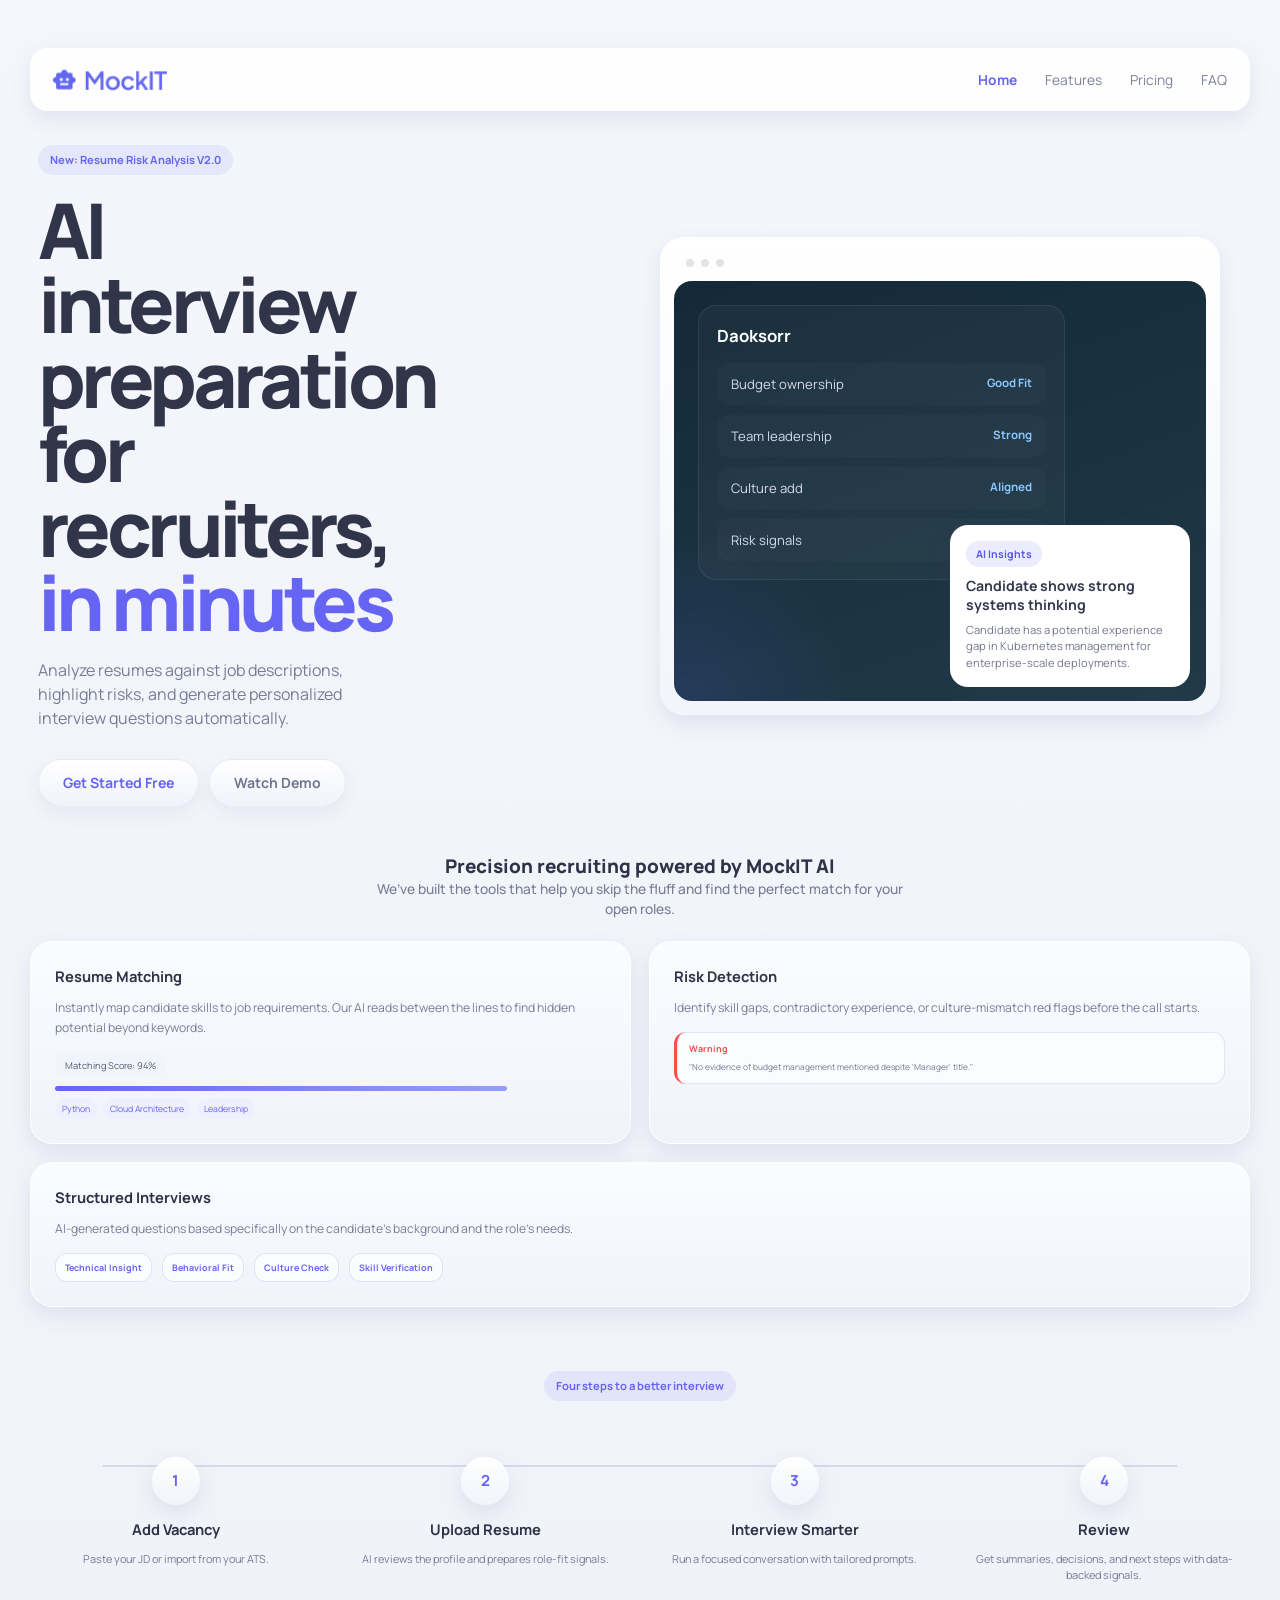
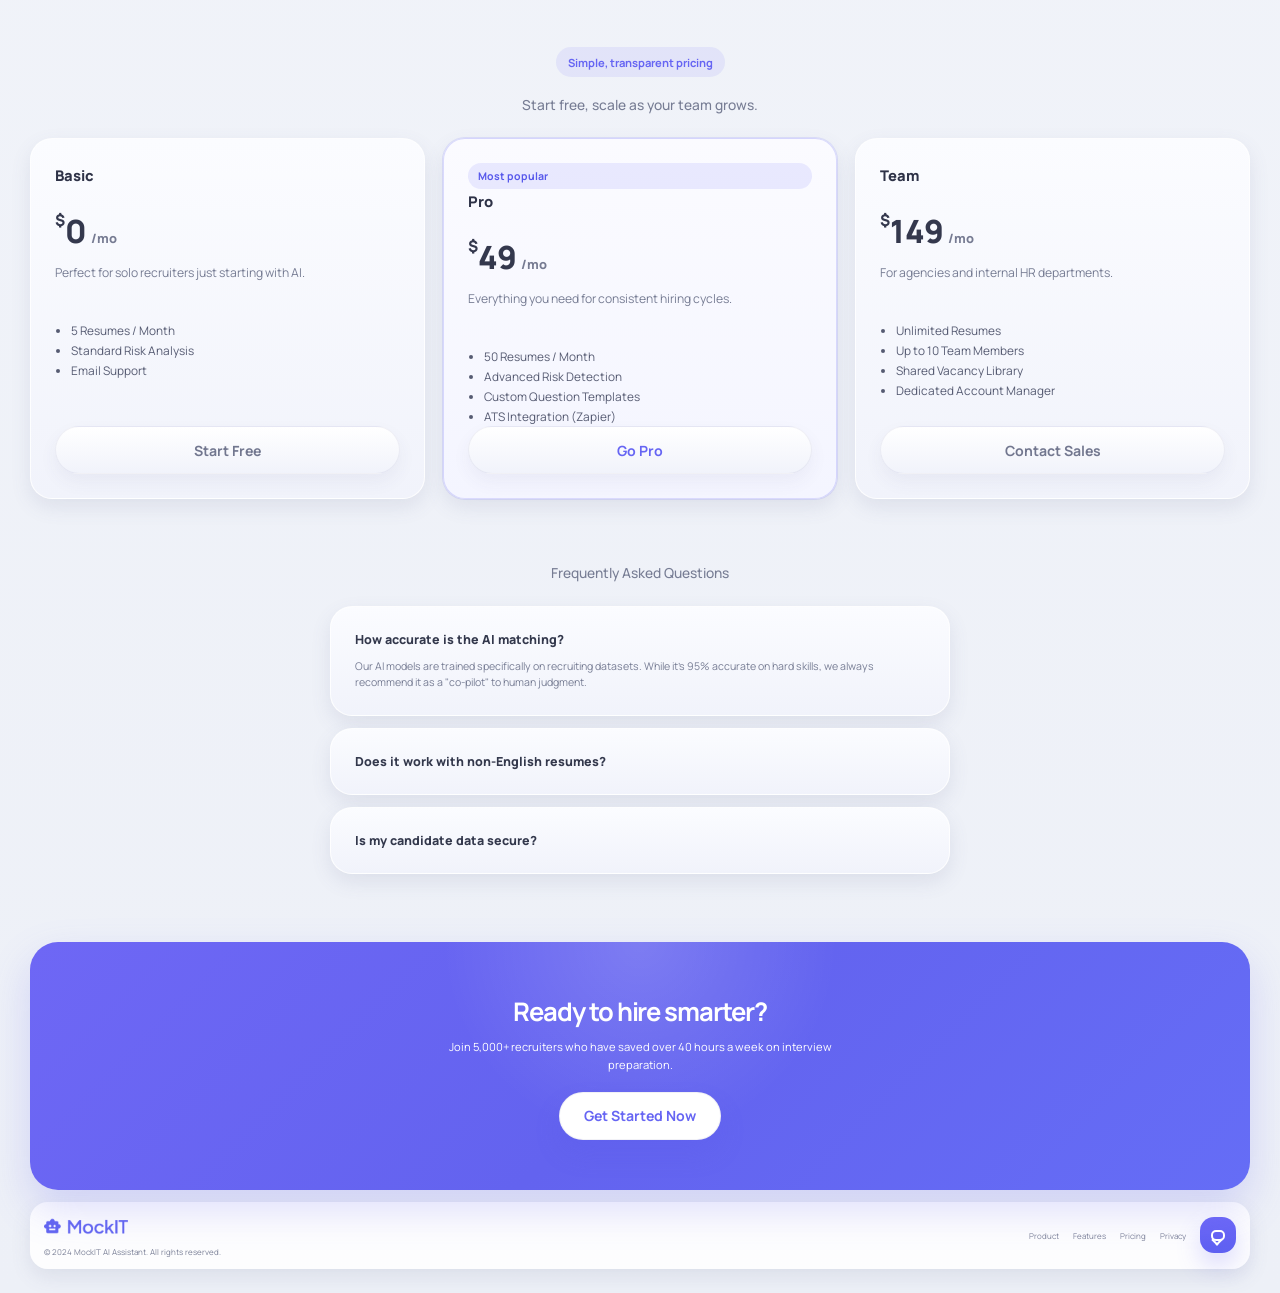
<file: index.html>
<!DOCTYPE html>
<html lang="en">
  <head>
    <meta charset="UTF-8" />
    <meta name="viewport" content="width=device-width, initial-scale=1.0" />
    <title>MockIT AI | Interview preparation for recruiters in minutes</title>
    <meta
      name="description"
      content="MockIT AI helps recruiters run structured interviews, analyze resumes, detect risks and generate better hiring decisions in minutes."
    />
    <link rel="preconnect" href="https://fonts.googleapis.com" />
    <link rel="preconnect" href="https://fonts.gstatic.com" crossorigin />
    <link
      href="https://fonts.googleapis.com/css2?family=Manrope:wght@400;500;600;700;800&display=swap"
      rel="stylesheet"
    />
    <link rel="stylesheet" href="./styles.css" />
  </head>
  <body>
    <div class="page-shell">
      <header class="hero">
        <nav class="topbar">
          <a class="brand" href="#top">
            <img class="brand-logo" src="./logo.png" alt="MockIT" />
          </a>
          <div class="nav-links">
            <a href="#top">Home</a>
            <a href="#features">Features</a>
            <a href="#pricing">Pricing</a>
            <a href="#faq">FAQ</a>
          </div>
        </nav>

        <section class="hero-grid" id="top">
          <div class="hero-copy reveal">
            <p class="eyebrow">New: Resume Risk Analysis V2.0</p>
            <h1>AI interview preparation for recruiters, <span>in minutes</span></h1>
            <p class="hero-text">
              Analyze resumes against job descriptions, highlight risks, and
              generate personalized interview questions automatically.
            </p>
            <div class="hero-actions">
              <a class="primary-button" href="#pricing">Get Started Free</a>
              <a class="secondary-button" href="#features">Watch Demo</a>
            </div>
          </div>

          <div class="hero-visual reveal">
            <div class="device-card">
              <div class="device-header">
                <span></span>
                <span></span>
                <span></span>
              </div>
              <div class="device-screen">
                <div class="screen-panel">
                  <div class="screen-title">Daoksorr</div>
                  <div class="screen-list">
                    <div><span>Budget ownership</span><b>Good Fit</b></div>
                    <div><span>Team leadership</span><b>Strong</b></div>
                    <div><span>Culture add</span><b>Aligned</b></div>
                    <div><span>Risk signals</span><b>Low</b></div>
                  </div>
                </div>
                <div class="floating-card">
                  <div class="floating-badge">AI Insights</div>
                  <h3>Candidate shows strong systems thinking</h3>
                  <p>
                    Candidate has a potential experience gap in Kubernetes
                    management for enterprise-scale deployments.
                  </p>
                </div>
              </div>
            </div>
          </div>
        </section>
      </header>

      <main>
        <section class="trust reveal">
          <p>Precision recruiting powered by MockIT AI</p>
        </section>

        <section class="section-head reveal">
          <h2>We’ve built the tools that help you skip the fluff and find the perfect match for your open roles.</h2>
        </section>

        <section class="features" id="features">
          <article class="feature-card reveal">
            <h3>Resume Matching</h3>
            <p>
              Instantly map candidate skills to job requirements. Our AI reads
              between the lines to find hidden potential beyond keywords.
            </p>
            <div class="mini-chart">
              <label>Matching Score: 94%</label>
              <span style="width: 82%"></span>
              <div class="tag-row">
                <i>Python</i>
                <i>Cloud Architecture</i>
                <i>Leadership</i>
              </div>
            </div>
          </article>

          <article class="feature-card reveal">
            <h3>Risk Detection</h3>
            <p>
              Identify skill gaps, contradictory experience, or culture-mismatch
              red flags before the call starts.
            </p>
            <div class="warning-box">
              <strong>Warning</strong>
              <span>"No evidence of budget management mentioned despite 'Manager' title."</span>
            </div>
          </article>

          <article class="feature-card wide reveal">
            <h3>Structured Interviews</h3>
            <p>
              AI-generated questions based specifically on the candidate's
              background and the role's needs.
            </p>
            <div class="pill-row">
              <span>Technical Insight</span>
              <span>Behavioral Fit</span>
              <span>Culture Check</span>
              <span>Skill Verification</span>
            </div>
          </article>
        </section>

        <section class="steps-section">
          <div class="section-head reveal">
            <p class="eyebrow">Four steps to a better interview</p>
          </div>

          <div class="steps-grid">
            <article class="step reveal">
              <div class="step-index">1</div>
              <h3>Add Vacancy</h3>
              <p>Paste your JD or import from your ATS.</p>
            </article>
            <article class="step reveal">
              <div class="step-index">2</div>
              <h3>Upload Resume</h3>
              <p>AI reviews the profile and prepares role-fit signals.</p>
            </article>
            <article class="step reveal">
              <div class="step-index">3</div>
              <h3>Interview Smarter</h3>
              <p>Run a focused conversation with tailored prompts.</p>
            </article>
            <article class="step reveal">
              <div class="step-index">4</div>
              <h3>Review</h3>
              <p>Get summaries, decisions, and next steps with data-backed signals.</p>
            </article>
          </div>
        </section>

        <section class="pricing-section" id="pricing">
          <div class="section-head reveal">
            <p class="eyebrow">Simple, transparent pricing</p>
            <h2>Start free, scale as your team grows.</h2>
          </div>

          <div class="pricing-grid">
            <article class="price-card reveal">
              <p class="plan-name">Basic</p>
              <div class="price-line"><span class="currency">$</span>0<span class="per">/mo</span></div>
              <p class="plan-copy">Perfect for solo recruiters just starting with AI.</p>
              <ul>
                <li>5 Resumes / Month</li>
                <li>Standard Risk Analysis</li>
                <li>Email Support</li>
              </ul>
              <a class="secondary-button block" href="#cta">Start Free</a>
            </article>

            <article class="price-card featured reveal">
              <div class="plan-badge">Most popular</div>
              <p class="plan-name">Pro</p>
              <div class="price-line"><span class="currency">$</span>49<span class="per">/mo</span></div>
              <p class="plan-copy">Everything you need for consistent hiring cycles.</p>
              <ul>
                <li>50 Resumes / Month</li>
                <li>Advanced Risk Detection</li>
                <li>Custom Question Templates</li>
                <li>ATS Integration (Zapier)</li>
              </ul>
              <a class="primary-button block" href="#cta">Go Pro</a>
            </article>

            <article class="price-card reveal">
              <p class="plan-name">Team</p>
              <div class="price-line"><span class="currency">$</span>149<span class="per">/mo</span></div>
              <p class="plan-copy">For agencies and internal HR departments.</p>
              <ul>
                <li>Unlimited Resumes</li>
                <li>Up to 10 Team Members</li>
                <li>Shared Vacancy Library</li>
                <li>Dedicated Account Manager</li>
              </ul>
              <a class="secondary-button block" href="#cta">Contact Sales</a>
            </article>
          </div>
        </section>

        <section class="faq-section" id="faq">
          <div class="section-head reveal">
            <h2>Frequently Asked Questions</h2>
          </div>

          <div class="faq-list">
            <details class="faq-item reveal" open>
              <summary>How accurate is the AI matching?</summary>
              <p>
                Our AI models are trained specifically on recruiting datasets.
                While it's 95% accurate on hard skills, we always recommend it as
                a "co-pilot" to human judgment.
              </p>
            </details>

            <details class="faq-item reveal">
              <summary>Does it work with non-English resumes?</summary>
              <p>
                Currently, MockIT supports English, Spanish, German, and French
                fluently. More languages are added every month.
              </p>
            </details>

            <details class="faq-item reveal">
              <summary>Is my candidate data secure?</summary>
              <p>
                We are GDPR and SOC2 compliant. Data is encrypted at rest and in
                transit, and we never use your candidate data to train our public
                models.
              </p>
            </details>
          </div>
        </section>

        <section class="cta-section reveal" id="cta">
          <h2>Ready to hire smarter?</h2>
          <p>
            Join 5,000+ recruiters who have saved over 40 hours a week on
            interview preparation.
          </p>
          <a class="primary-button light-button" href="mailto:hello@mockit.ai">Get Started Now</a>
        </section>
      </main>

      <footer class="site-footer">
        <div class="footer-copy">
          <a class="brand" href="#top">
            <img class="brand-logo small" src="./logo.png" alt="MockIT" />
          </a>
          <p>© 2024 MockIT AI Assistant. All rights reserved.</p>
        </div>
        <div class="footer-links">
          <a href="#top">Product</a>
          <a href="#features">Features</a>
          <a href="#pricing">Pricing</a>
          <a href="#faq">Privacy</a>
        </div>
        <a class="floating-help" href="#top" aria-label="Open help">
          <span></span>
        </a>
      </footer>
    </div>

    <script src="./script.js"></script>
  </body>
</html>
</file>
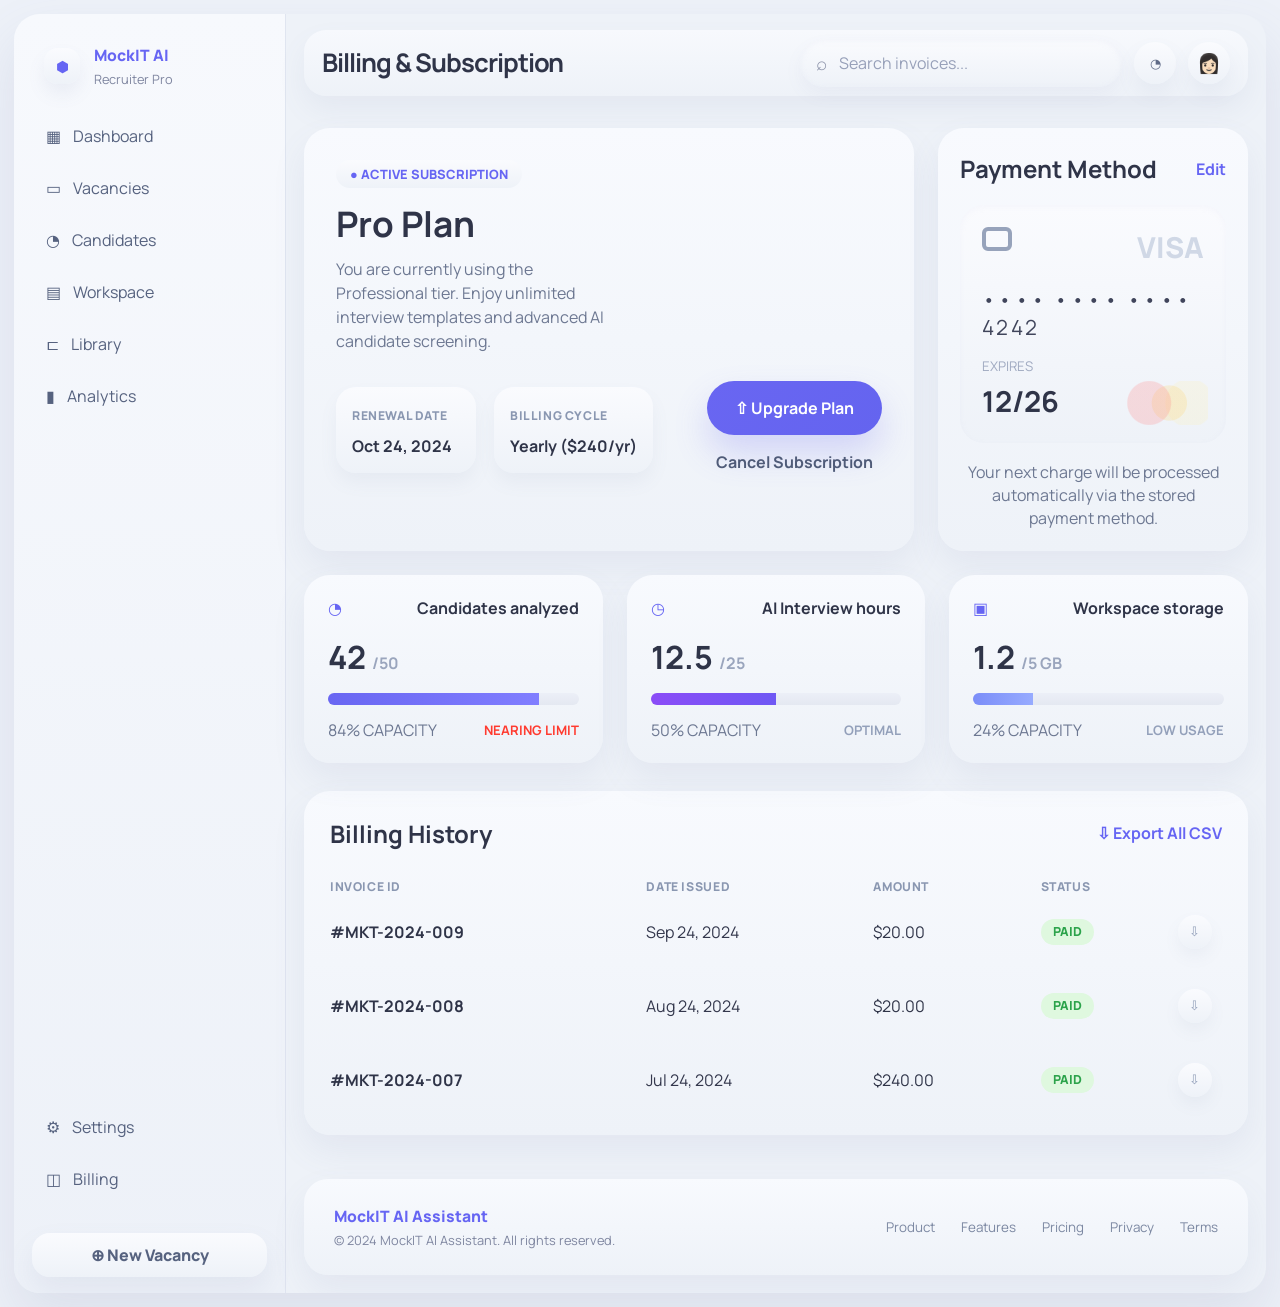
<file: billing.html>
<!DOCTYPE html>
<html lang="en">
  <head>
    <meta charset="UTF-8" />
    <meta name="viewport" content="width=device-width, initial-scale=1.0" />
    <title>MockIT | Billing & Subscription</title>
    <meta
      name="description"
      content="Billing and subscription screen for the MockIT recruiter workspace."
    />
    <link rel="preconnect" href="https://fonts.googleapis.com" />
    <link rel="preconnect" href="https://fonts.gstatic.com" crossorigin />
    <link
      href="https://fonts.googleapis.com/css2?family=Manrope:wght@400;500;600;700;800&display=swap"
      rel="stylesheet"
    />
    <link rel="stylesheet" href="./styles.css" />
  </head>
  <body class="app-page">
    <main class="app-shell">
      <aside class="app-sidebar">
        <div class="app-brand">
          <div class="app-brand-icon">⬢</div>
          <div>
            <strong>MockIT AI</strong>
            <span>Recruiter Pro</span>
          </div>
        </div>

        <nav class="app-nav">
          <a href="./dashboard.html"><span>▦</span><span>Dashboard</span></a>
          <a href="./vacancies.html"><span>▭</span><span>Vacancies</span></a>
          <a href="./candidate-overview.html"><span>◔</span><span>Candidates</span></a>
          <a href="./live-workspace.html"><span>▤</span><span>Workspace</span></a>
          <a href="#"><span>⊏</span><span>Library</span></a>
          <a href="#"><span>▮</span><span>Analytics</span></a>
        </nav>

        <div class="app-sidebar-bottom">
          <a href="./invite.html"><span>⚙</span><span>Settings</span></a>
          <a class="active" href="./billing.html"><span>◫</span><span>Billing</span></a>
          <a class="app-primary-side" href="./vacancies.html">⊕ New Vacancy</a>
        </div>
      </aside>

      <section class="app-main">
        <header class="app-topbar billing-topbar">
          <h1>Billing &amp; Subscription</h1>
          <div class="billing-top-actions">
            <div class="app-search">
              <span>⌕</span>
              <input type="text" placeholder="Search invoices..." />
            </div>
            <button type="button" aria-label="Notifications">◔</button>
            <button class="avatar-button" type="button" aria-label="Profile">👩🏻</button>
          </div>
        </header>

        <section class="billing-grid">
          <article class="billing-plan-card">
            <span class="billing-pill">● ACTIVE SUBSCRIPTION</span>
            <h2>Pro Plan</h2>
            <p>
              You are currently using the Professional tier. Enjoy unlimited
              interview templates and advanced AI candidate screening.
            </p>

            <div class="billing-plan-bottom">
              <div class="billing-plan-meta">
                <article>
                  <span>RENEWAL DATE</span>
                  <strong>Oct 24, 2024</strong>
                </article>
                <article>
                  <span>BILLING CYCLE</span>
                  <strong>Yearly ($240/yr)</strong>
                </article>
              </div>

              <div class="billing-plan-actions">
                <a class="primary" href="#">⇧ Upgrade Plan</a>
                <a href="#">Cancel Subscription</a>
              </div>
            </div>
          </article>

          <article class="billing-card payment-card">
            <div class="billing-card-head">
              <h2>Payment Method</h2>
              <a href="#">Edit</a>
            </div>
            <div class="payment-visual">
              <div class="payment-chip"></div>
              <span>VISA</span>
              <p>•••• •••• •••• 4242</p>
              <small>EXPIRES<br /><strong>12/26</strong></small>
              <div class="payment-circles"></div>
            </div>
            <p class="payment-note">
              Your next charge will be processed automatically via the stored payment method.
            </p>
          </article>
        </section>

        <section class="billing-usage-grid">
          <article class="billing-usage-card">
            <div class="billing-usage-head">
              <span>◔</span>
              <strong>Candidates analyzed</strong>
            </div>
            <h3>42 <small>/50</small></h3>
            <i><b style="width:84%"></b></i>
            <div class="billing-usage-meta">
              <span>84% CAPACITY</span>
              <strong class="red">NEARING LIMIT</strong>
            </div>
          </article>

          <article class="billing-usage-card">
            <div class="billing-usage-head">
              <span>◷</span>
              <strong>AI Interview hours</strong>
            </div>
            <h3>12.5 <small>/25</small></h3>
            <i class="purple"><b style="width:50%"></b></i>
            <div class="billing-usage-meta">
              <span>50% CAPACITY</span>
              <strong>OPTIMAL</strong>
            </div>
          </article>

          <article class="billing-usage-card">
            <div class="billing-usage-head">
              <span>▣</span>
              <strong>Workspace storage</strong>
            </div>
            <h3>1.2 <small>/5 GB</small></h3>
            <i class="blue"><b style="width:24%"></b></i>
            <div class="billing-usage-meta">
              <span>24% CAPACITY</span>
              <strong>LOW USAGE</strong>
            </div>
          </article>
        </section>

        <section class="billing-history-card">
          <div class="billing-card-head">
            <h2>Billing History</h2>
            <a href="#">⇩ Export All CSV</a>
          </div>

          <div class="billing-history-head">
            <span>INVOICE ID</span>
            <span>DATE ISSUED</span>
            <span>AMOUNT</span>
            <span>STATUS</span>
            <span></span>
          </div>

          <article class="billing-history-row">
            <strong>#MKT-2024-009</strong>
            <span>Sep 24, 2024</span>
            <span class="amount">$20.00</span>
            <span class="status">PAID</span>
            <button type="button">⇩</button>
          </article>

          <article class="billing-history-row">
            <strong>#MKT-2024-008</strong>
            <span>Aug 24, 2024</span>
            <span class="amount">$20.00</span>
            <span class="status">PAID</span>
            <button type="button">⇩</button>
          </article>

          <article class="billing-history-row">
            <strong>#MKT-2024-007</strong>
            <span>Jul 24, 2024</span>
            <span class="amount">$240.00</span>
            <span class="status">PAID</span>
            <button type="button">⇩</button>
          </article>
        </section>

        <footer class="app-footer">
          <div class="app-footer-brand">
            <strong>MockIT AI Assistant</strong>
            <span>© 2024 MockIT AI Assistant. All rights reserved.</span>
          </div>
          <nav>
            <a href="#">Product</a>
            <a href="#">Features</a>
            <a href="#">Pricing</a>
            <a href="#">Privacy</a>
            <a href="#">Terms</a>
          </nav>
        </footer>
      </section>
    </main>
    <script src="./script.js"></script>
  </body>
</html>
</file>
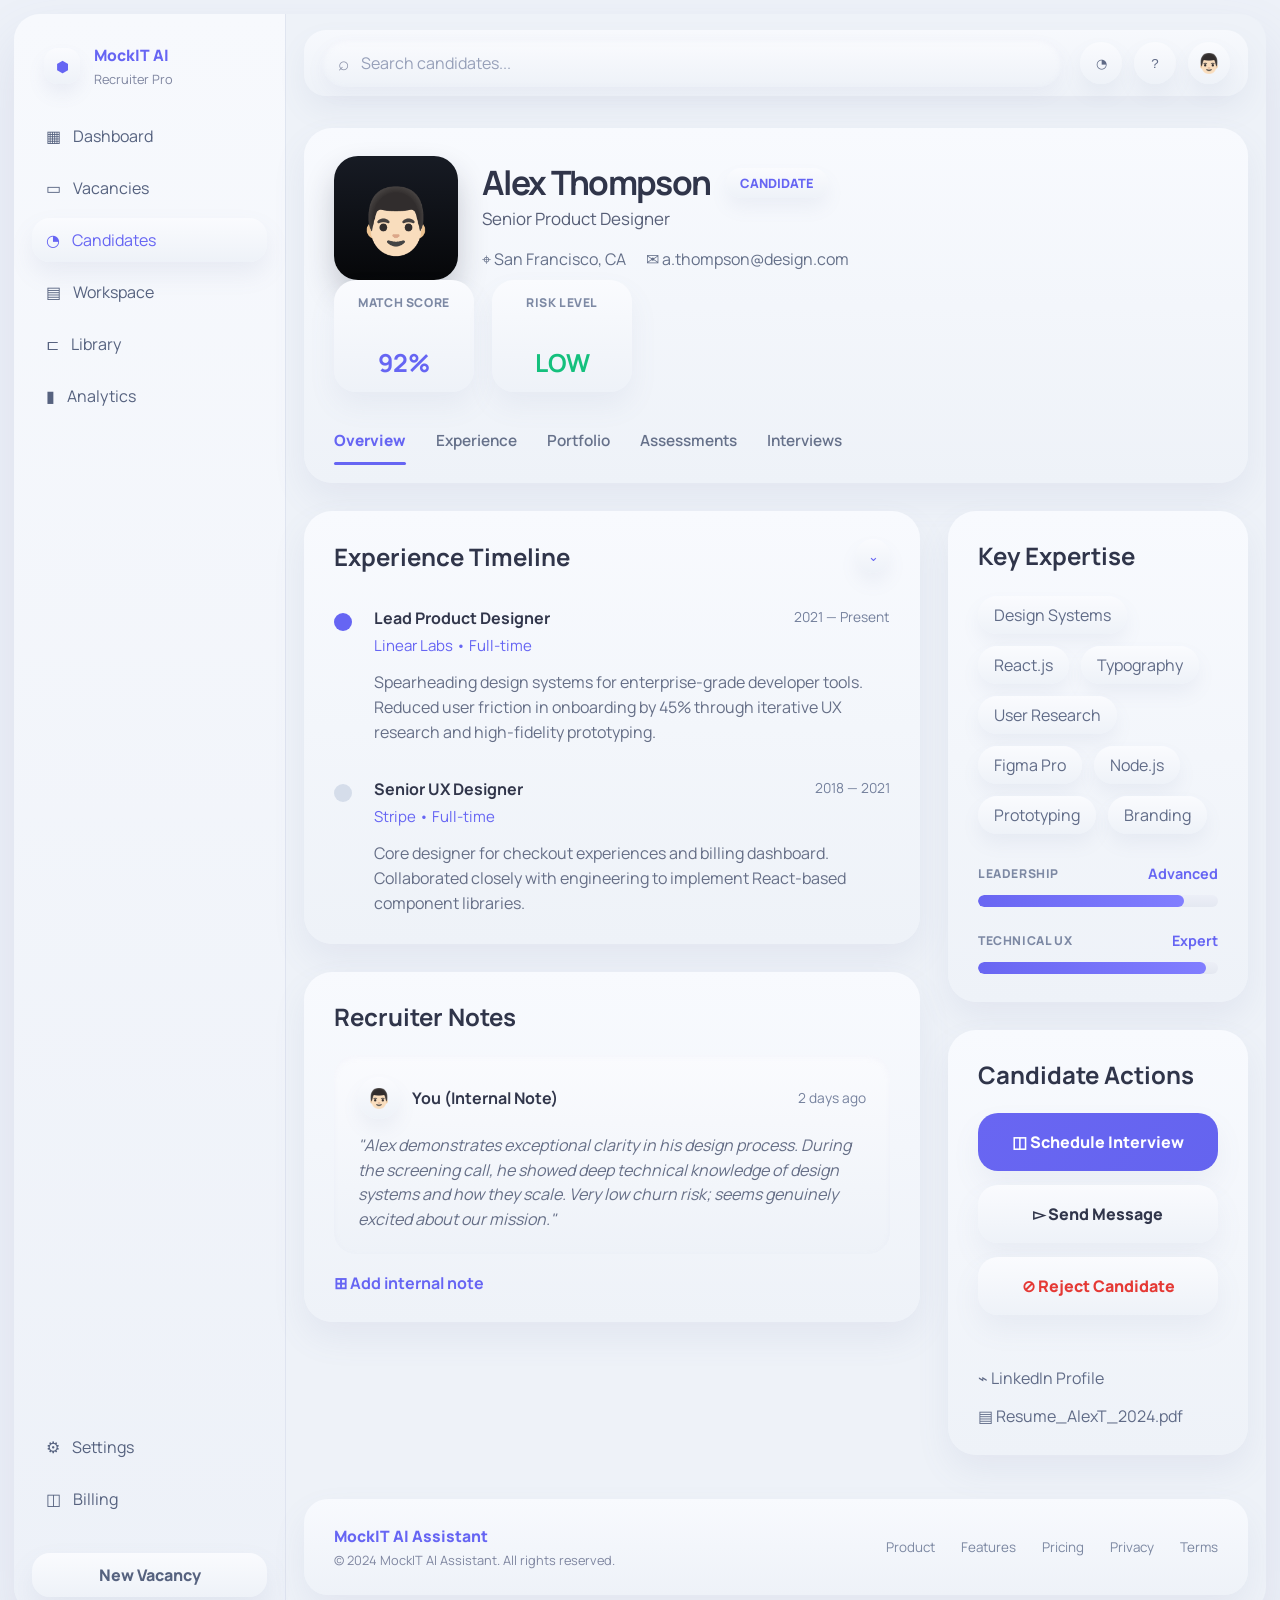
<file: candidate-overview.html>
<!DOCTYPE html>
<html lang="en">
  <head>
    <meta charset="UTF-8" />
    <meta name="viewport" content="width=device-width, initial-scale=1.0" />
    <title>MockIT | Candidate Overview</title>
    <meta
      name="description"
      content="Candidate profile overview screen for the MockIT recruiter workspace."
    />
    <link rel="preconnect" href="https://fonts.googleapis.com" />
    <link rel="preconnect" href="https://fonts.gstatic.com" crossorigin />
    <link
      href="https://fonts.googleapis.com/css2?family=Manrope:wght@400;500;600;700;800&display=swap"
      rel="stylesheet"
    />
    <link rel="stylesheet" href="./styles.css" />
  </head>
  <body class="app-page">
    <main class="app-shell">
      <aside class="app-sidebar">
        <div class="app-brand">
          <div class="app-brand-icon">⬢</div>
          <div>
            <strong>MockIT AI</strong>
            <span>Recruiter Pro</span>
          </div>
        </div>

        <nav class="app-nav profile-nav">
          <a href="./dashboard.html"><span>▦</span><span>Dashboard</span></a>
          <a href="./vacancies.html"><span>▭</span><span>Vacancies</span></a>
          <a class="active" href="./candidate-overview.html"><span>◔</span><span>Candidates</span></a>
          <a href="./live-workspace.html"><span>▤</span><span>Workspace</span></a>
          <a href="#"><span>⊏</span><span>Library</span></a>
          <a href="#"><span>▮</span><span>Analytics</span></a>
        </nav>

        <div class="app-sidebar-bottom">
          <a href="#"><span>⚙</span><span>Settings</span></a>
          <a href="./billing.html"><span>◫</span><span>Billing</span></a>
          <a class="app-primary-side" href="./vacancies.html">New Vacancy</a>
        </div>
      </aside>

      <section class="app-main">
        <header class="app-topbar">
          <div class="app-search">
            <span>⌕</span>
            <input type="text" placeholder="Search candidates..." />
          </div>
          <div class="app-top-actions">
            <button type="button" aria-label="Notifications">◔</button>
            <button type="button" aria-label="Help">?</button>
            <button class="avatar-button" type="button" aria-label="Profile">👨🏻</button>
          </div>
        </header>

        <section class="candidate-hero-card">
          <div class="candidate-hero-main">
            <div class="candidate-avatar">👨🏻</div>
            <div class="candidate-main-copy">
              <div class="candidate-headline">
                <h1>Alex Thompson</h1>
                <span>CANDIDATE</span>
              </div>
              <p>Senior Product Designer</p>
              <div class="candidate-meta">
                <span>⌖ San Francisco, CA</span>
                <span>✉ a.thompson@design.com</span>
              </div>
            </div>
          </div>

          <div class="candidate-score-grid">
            <article>
              <span>MATCH SCORE</span>
              <strong>92%</strong>
            </article>
            <article>
              <span>RISK LEVEL</span>
              <strong class="green">Low</strong>
            </article>
          </div>

          <nav class="candidate-tabs">
            <a class="active" href="./candidate-overview.html">Overview</a>
            <a href="./resume-analysis.html">Experience</a>
            <a href="#">Portfolio</a>
            <a href="./resume-analysis.html">Assessments</a>
            <a href="./live-workspace.html">Interviews</a>
          </nav>
        </section>

        <section class="candidate-content-grid">
          <div class="candidate-left-column">
            <article class="candidate-panel timeline-panel">
              <div class="candidate-panel-head">
                <h2>Experience Timeline</h2>
                <button type="button">⌄</button>
              </div>

              <div class="timeline-item active">
                <span class="timeline-dot"></span>
                <div class="timeline-copy">
                  <div class="timeline-top">
                    <div>
                      <strong>Lead Product Designer</strong>
                      <p>Linear Labs • Full-time</p>
                    </div>
                    <small>2021 — Present</small>
                  </div>
                  <span>
                    Spearheading design systems for enterprise-grade developer tools.
                    Reduced user friction in onboarding by 45% through iterative UX
                    research and high-fidelity prototyping.
                  </span>
                </div>
              </div>

              <div class="timeline-item">
                <span class="timeline-dot muted"></span>
                <div class="timeline-copy">
                  <div class="timeline-top">
                    <div>
                      <strong>Senior UX Designer</strong>
                      <p>Stripe • Full-time</p>
                    </div>
                    <small>2018 — 2021</small>
                  </div>
                  <span>
                    Core designer for checkout experiences and billing dashboard.
                    Collaborated closely with engineering to implement React-based
                    component libraries.
                  </span>
                </div>
              </div>
            </article>

            <article class="candidate-panel notes-panel">
              <h2>Recruiter Notes</h2>
              <div class="candidate-note-card">
                <div class="candidate-note-head">
                  <div class="candidate-note-author">
                    <span class="candidate-note-avatar">👨🏻</span>
                    <strong>You (Internal Note)</strong>
                  </div>
                  <small>2 days ago</small>
                </div>
                <p>
                  "Alex demonstrates exceptional clarity in his design process.
                  During the screening call, he showed deep technical knowledge of
                  design systems and how they scale. Very low churn risk; seems
                  genuinely excited about our mission."
                </p>
              </div>
              <a class="candidate-note-link" href="#">⊞ Add internal note</a>
            </article>
          </div>

          <aside class="candidate-right-column">
            <article class="candidate-panel expertise-panel">
              <h2>Key Expertise</h2>
              <div class="expertise-tags">
                <span>Design Systems</span>
                <span>React.js</span>
                <span>Typography</span>
                <span>User Research</span>
                <span>Figma Pro</span>
                <span>Node.js</span>
                <span>Prototyping</span>
                <span>Branding</span>
              </div>

              <div class="expertise-bars">
                <div>
                  <div class="expertise-bar-head">
                    <span>LEADERSHIP</span>
                    <strong>Advanced</strong>
                  </div>
                  <i><b style="width: 86%"></b></i>
                </div>
                <div>
                  <div class="expertise-bar-head">
                    <span>TECHNICAL UX</span>
                    <strong>Expert</strong>
                  </div>
                  <i><b style="width: 95%"></b></i>
                </div>
              </div>
            </article>

            <article class="candidate-panel actions-panel">
              <h2>Candidate Actions</h2>
              <a class="candidate-action primary" href="./live-workspace.html">◫ Schedule Interview</a>
              <a class="candidate-action" href="./invite.html">▻ Send Message</a>
              <a class="candidate-action danger" href="./summary-report.html">⊘ Reject Candidate</a>

              <div class="candidate-links">
                <a href="#">⌁ LinkedIn Profile</a>
                <a href="./resume-analysis.html">▤ Resume_AlexT_2024.pdf</a>
              </div>
            </article>
          </aside>
        </section>

        <footer class="app-footer">
          <div class="app-footer-brand">
            <strong>MockIT AI Assistant</strong>
            <span>© 2024 MockIT AI Assistant. All rights reserved.</span>
          </div>
          <nav>
            <a href="#">Product</a>
            <a href="#">Features</a>
            <a href="#">Pricing</a>
            <a href="#">Privacy</a>
            <a href="#">Terms</a>
          </nav>
        </footer>
      </section>
    </main>
    <script src="./script.js"></script>
  </body>
</html>
</file>
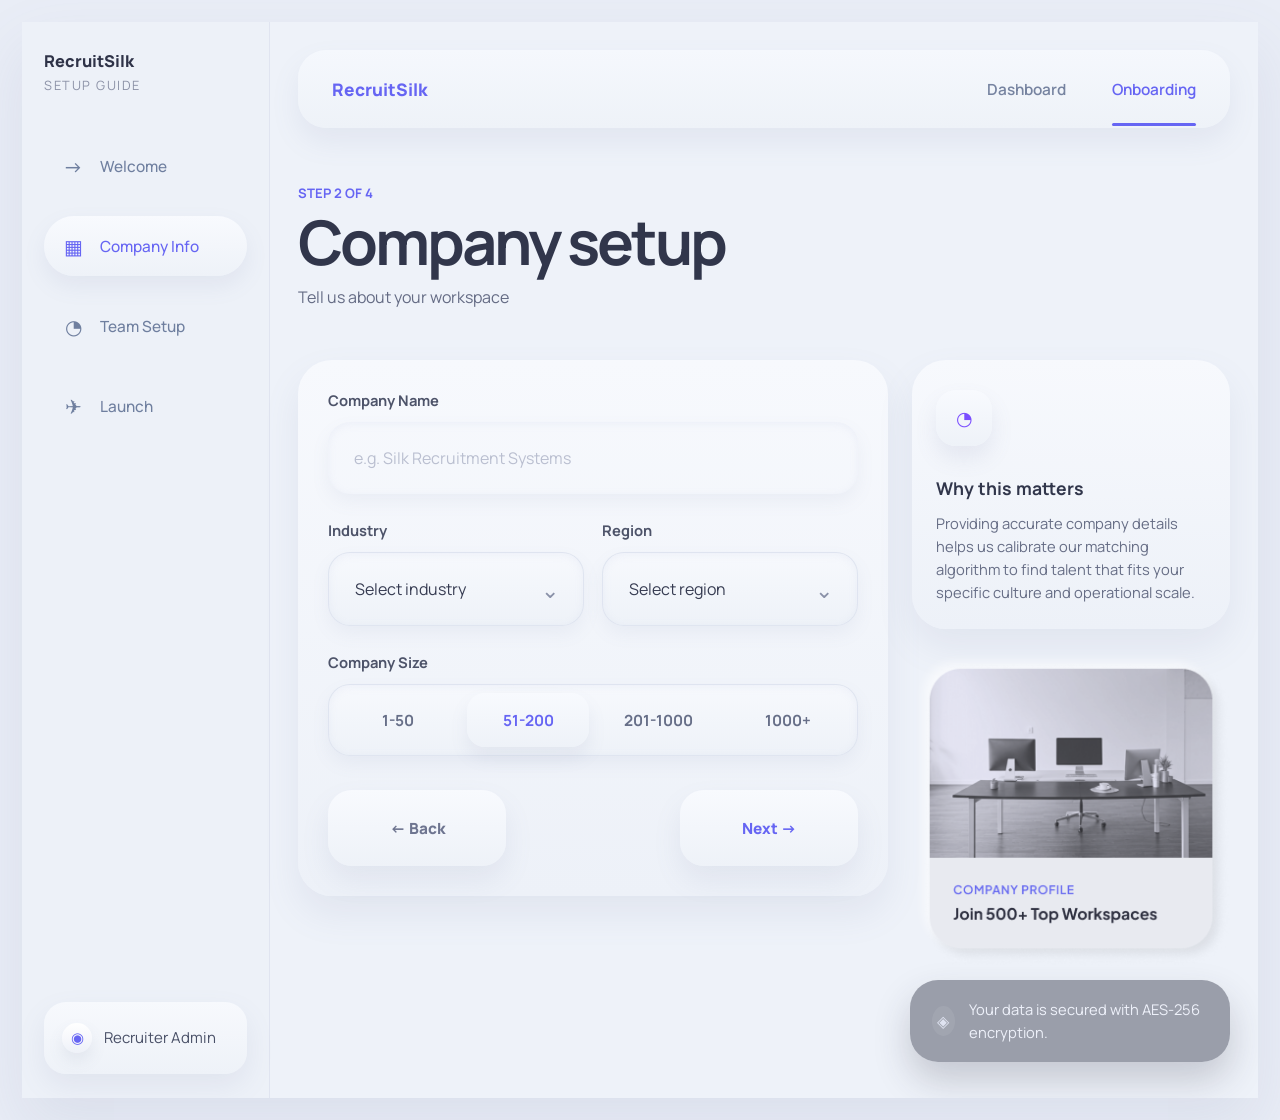
<file: company.html>
<!DOCTYPE html>
<html lang="en">
  <head>
    <meta charset="UTF-8" />
    <meta name="viewport" content="width=device-width, initial-scale=1.0" />
    <title>MockIT | Company Setup</title>
    <meta
      name="description"
      content="Company setup screen for the MockIT recruiter onboarding flow."
    />
    <link rel="preconnect" href="https://fonts.googleapis.com" />
    <link rel="preconnect" href="https://fonts.gstatic.com" crossorigin />
    <link
      href="https://fonts.googleapis.com/css2?family=Manrope:wght@400;500;600;700;800&display=swap"
      rel="stylesheet"
    />
    <link rel="stylesheet" href="./styles.css" />
  </head>
  <body class="setup-page">
    <main class="setup-shell">
      <aside class="setup-sidebar">
        <div class="setup-sidebar-head company-sidebar-head">
          <h1>RecruitSilk</h1>
          <p>SETUP GUIDE</p>
        </div>

        <nav class="setup-nav">
          <a class="setup-nav-item" href="./welcome.html">
            <span class="setup-nav-icon">→</span>
            <span>Welcome</span>
          </a>
          <a class="setup-nav-item active" href="./company.html">
            <span class="setup-nav-icon">▦</span>
            <span>Company Info</span>
          </a>
          <a class="setup-nav-item" href="./hiring.html">
            <span class="setup-nav-icon">◔</span>
            <span>Team Setup</span>
          </a>
          <a class="setup-nav-item" href="./invite.html">
            <span class="setup-nav-icon">✈</span>
            <span>Launch</span>
          </a>
        </nav>

        <div class="setup-profile">
          <div class="setup-profile-icon">◉</div>
          <span>Recruiter Admin</span>
        </div>
      </aside>

      <section class="setup-main company-main">
        <header class="setup-topbar company-topbar">
          <a class="setup-wordmark" href="./index.html">RecruitSilk</a>
          <nav class="company-topnav" aria-label="Company setup navigation">
            <a href="./dashboard.html">Dashboard</a>
            <a class="active" href="./company.html">Onboarding</a>
          </nav>
        </header>

        <div class="company-progress-copy">
          <p class="setup-step">STEP 2 OF 4</p>
          <div class="company-heading-block">
            <h2>Company setup</h2>
            <p>Tell us about your workspace</p>
          </div>
        </div>

        <div class="company-grid">
          <section class="company-form-card">
            <form class="company-form">
              <label class="company-field">
                <span>Company Name</span>
                <input id="company-name" type="text" placeholder="e.g. Silk Recruitment Systems" />
              </label>

              <div class="company-field-grid">
                <label class="company-field">
                  <span>Industry</span>
                  <div class="company-select-shell">
                    <select id="company-industry">
                      <option>Select industry</option>
                    </select>
                  </div>
                </label>

                <label class="company-field">
                  <span>Region</span>
                  <div class="company-select-shell">
                    <select id="company-region">
                      <option>Select region</option>
                    </select>
                  </div>
                </label>
              </div>

              <div class="company-field">
                <span>Company Size</span>
                <div class="company-size-switch" role="tablist" aria-label="Company size">
                  <button type="button">1-50</button>
                  <button class="active" type="button">51-200</button>
                  <button type="button">201-1000</button>
                  <button type="button">1000+</button>
                </div>
              </div>

              <div class="company-actions">
                <a class="company-button muted" href="./welcome.html">← Back</a>
                <a class="company-button primary" href="./hiring.html">Next →</a>
              </div>
            </form>
          </section>

          <aside class="company-side-column">
            <article class="company-info-card">
              <div class="company-info-icon">◔</div>
              <h3>Why this matters</h3>
              <p>
                Providing accurate company details helps us calibrate our
                matching algorithm to find talent that fits your specific
                culture and operational scale.
              </p>
            </article>

            <article class="company-preview-card">
              <img
                class="company-preview-asset"
                src="./visual-accent-card.png"
                alt="Company profile visual accent card"
              />
            </article>
          </aside>
        </div>

        <div class="company-security-pill">
          <span class="company-security-icon">◈</span>
          <p>Your data is secured with AES-256 encryption.</p>
        </div>
      </section>
    </main>
    <script src="./script.js"></script>
  </body>
</html>
</file>
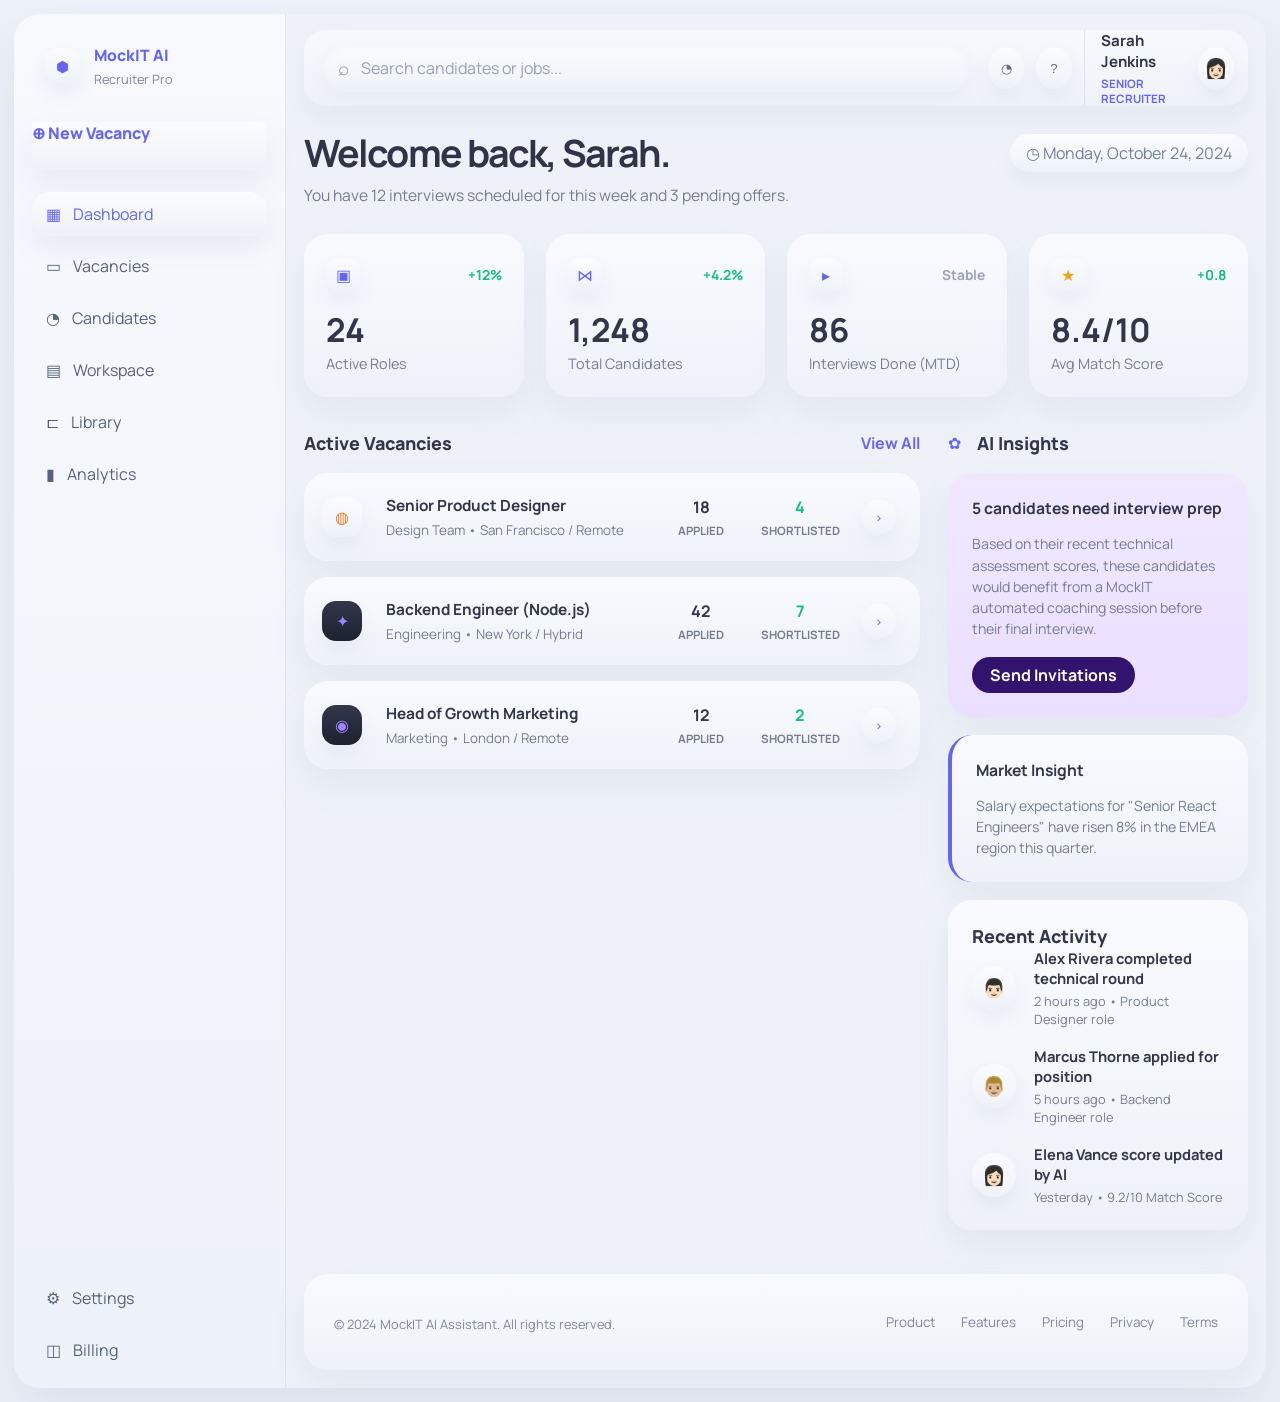
<file: dashboard.html>
<!DOCTYPE html>
<html lang="en">
  <head>
    <meta charset="UTF-8" />
    <meta name="viewport" content="width=device-width, initial-scale=1.0" />
    <title>MockIT | Dashboard</title>
    <meta
      name="description"
      content="Recruiter dashboard screen for the MockIT recruiter workspace."
    />
    <link rel="preconnect" href="https://fonts.googleapis.com" />
    <link rel="preconnect" href="https://fonts.gstatic.com" crossorigin />
    <link
      href="https://fonts.googleapis.com/css2?family=Manrope:wght@400;500;600;700;800&display=swap"
      rel="stylesheet"
    />
    <link rel="stylesheet" href="./styles.css" />
  </head>
  <body class="app-page">
    <main class="app-shell">
      <aside class="app-sidebar">
        <div class="app-brand">
          <div class="app-brand-icon">⬢</div>
          <div>
            <strong>MockIT AI</strong>
            <span>Recruiter Pro</span>
          </div>
        </div>

          <a class="app-primary-side top" href="./vacancies.html">⊕ New Vacancy</a>

        <nav class="app-nav">
          <a class="active" href="./dashboard.html"><span>▦</span><span>Dashboard</span></a>
          <a href="./vacancies.html"><span>▭</span><span>Vacancies</span></a>
          <a href="./candidate-overview.html"><span>◔</span><span>Candidates</span></a>
          <a href="./live-workspace.html"><span>▤</span><span>Workspace</span></a>
          <a href="#"><span>⊏</span><span>Library</span></a>
          <a href="#"><span>▮</span><span>Analytics</span></a>
        </nav>

        <div class="app-sidebar-bottom">
          <a href="#"><span>⚙</span><span>Settings</span></a>
          <a href="./billing.html"><span>◫</span><span>Billing</span></a>
        </div>
      </aside>

      <section class="app-main">
        <header class="app-topbar dashboard-topbar">
          <div class="app-search">
            <span>⌕</span>
            <input type="text" placeholder="Search candidates or jobs..." />
          </div>
          <div class="dashboard-top-actions">
            <button type="button" aria-label="Notifications">◔</button>
            <button type="button" aria-label="Help">?</button>
            <div class="dashboard-user">
              <div>
                <strong>Sarah Jenkins</strong>
                <span>SENIOR RECRUITER</span>
              </div>
              <button class="avatar-button" type="button" aria-label="Profile">👩🏻</button>
            </div>
          </div>
        </header>

        <section class="dashboard-head">
          <div>
            <h1>Welcome back, Sarah.</h1>
            <p>You have 12 interviews scheduled for this week and 3 pending offers.</p>
          </div>
          <div class="dashboard-date-pill">◷ Monday, October 24, 2024</div>
        </section>

        <section class="dashboard-stats-grid">
          <article class="dashboard-stat-card">
            <div class="dashboard-stat-head">
              <span class="dashboard-stat-icon">▣</span>
              <small>+12%</small>
            </div>
            <strong>24</strong>
            <p>Active Roles</p>
          </article>

          <article class="dashboard-stat-card">
            <div class="dashboard-stat-head">
              <span class="dashboard-stat-icon">⋈</span>
              <small>+4.2%</small>
            </div>
            <strong>1,248</strong>
            <p>Total Candidates</p>
          </article>

          <article class="dashboard-stat-card">
            <div class="dashboard-stat-head">
              <span class="dashboard-stat-icon">▸</span>
              <small class="muted">Stable</small>
            </div>
            <strong>86</strong>
            <p>Interviews Done (MTD)</p>
          </article>

          <article class="dashboard-stat-card">
            <div class="dashboard-stat-head">
              <span class="dashboard-stat-icon orange">★</span>
              <small>+0.8</small>
            </div>
            <strong>8.4/10</strong>
            <p>Avg Match Score</p>
          </article>
        </section>

        <section class="dashboard-content-grid">
          <div class="dashboard-left-column">
            <div class="dashboard-section-head">
              <h2>Active Vacancies</h2>
              <a href="./vacancies.html">View All</a>
            </div>

            <div class="dashboard-vacancies-list">
              <article class="dashboard-vacancy-card">
                <div class="dashboard-vacancy-logo">◍</div>
                <div class="dashboard-vacancy-copy">
                  <strong>Senior Product Designer</strong>
                  <span>Design Team • San Francisco / Remote</span>
                </div>
                <div class="dashboard-vacancy-metric">
                  <strong>18</strong>
                  <span>APPLIED</span>
                </div>
                <div class="dashboard-vacancy-metric">
                  <strong class="green">4</strong>
                  <span>SHORTLISTED</span>
                </div>
                <button type="button">›</button>
              </article>

              <article class="dashboard-vacancy-card">
                <div class="dashboard-vacancy-logo dark">✦</div>
                <div class="dashboard-vacancy-copy">
                  <strong>Backend Engineer (Node.js)</strong>
                  <span>Engineering • New York / Hybrid</span>
                </div>
                <div class="dashboard-vacancy-metric">
                  <strong>42</strong>
                  <span>APPLIED</span>
                </div>
                <div class="dashboard-vacancy-metric">
                  <strong class="green">7</strong>
                  <span>SHORTLISTED</span>
                </div>
                <button type="button">›</button>
              </article>

              <article class="dashboard-vacancy-card">
                <div class="dashboard-vacancy-logo dark">◉</div>
                <div class="dashboard-vacancy-copy">
                  <strong>Head of Growth Marketing</strong>
                  <span>Marketing • London / Remote</span>
                </div>
                <div class="dashboard-vacancy-metric">
                  <strong>12</strong>
                  <span>APPLIED</span>
                </div>
                <div class="dashboard-vacancy-metric">
                  <strong class="green">2</strong>
                  <span>SHORTLISTED</span>
                </div>
                <button type="button">›</button>
              </article>
            </div>
          </div>

          <aside class="dashboard-right-column">
            <div class="dashboard-ai-head">
              <span>✿</span>
              <h2>AI Insights</h2>
            </div>

            <article class="dashboard-insight-card primary">
              <strong>5 candidates need interview prep</strong>
              <p>
                Based on their recent technical assessment scores, these candidates
                would benefit from a MockIT automated coaching session before
                their final interview.
              </p>
              <a href="./invite.html">Send Invitations</a>
            </article>

            <article class="dashboard-insight-card secondary">
              <strong>Market Insight</strong>
              <p>
                Salary expectations for "Senior React Engineers" have risen 8% in
                the EMEA region this quarter.
              </p>
            </article>

            <section class="dashboard-activity">
              <h2>Recent Activity</h2>

              <article class="dashboard-activity-item">
                <span class="dashboard-activity-avatar">👨🏻</span>
                <div>
                  <strong>Alex Rivera completed technical round</strong>
                  <p>2 hours ago • Product Designer role</p>
                </div>
              </article>

              <article class="dashboard-activity-item">
                <span class="dashboard-activity-avatar">👨🏼</span>
                <div>
                  <strong>Marcus Thorne applied for position</strong>
                  <p>5 hours ago • Backend Engineer role</p>
                </div>
              </article>

              <article class="dashboard-activity-item">
                <span class="dashboard-activity-avatar">👩🏻</span>
                <div>
                  <strong>Elena Vance score updated by AI</strong>
                  <p>Yesterday • 9.2/10 Match Score</p>
                </div>
              </article>
            </section>
          </aside>
        </section>

        <footer class="app-footer">
          <div class="app-footer-brand">
            <span>© 2024 MockIT AI Assistant. All rights reserved.</span>
          </div>
          <nav>
            <a href="#">Product</a>
            <a href="#">Features</a>
            <a href="#">Pricing</a>
            <a href="#">Privacy</a>
            <a href="#">Terms</a>
          </nav>
        </footer>
      </section>
    </main>
    <script src="./script.js"></script>
  </body>
</html>
</file>
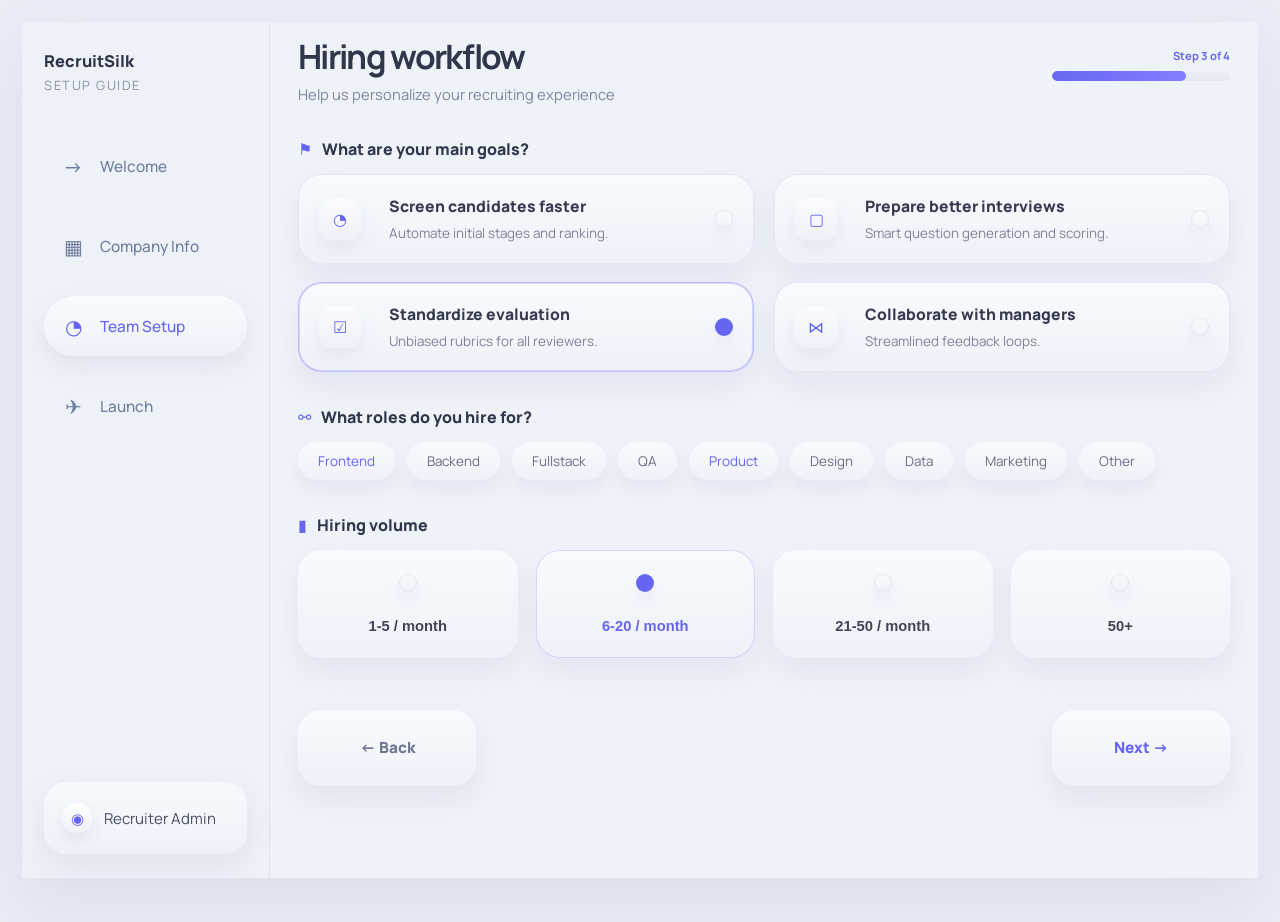
<file: hiring.html>
<!DOCTYPE html>
<html lang="en">
  <head>
    <meta charset="UTF-8" />
    <meta name="viewport" content="width=device-width, initial-scale=1.0" />
    <title>MockIT | Hiring Workflow</title>
    <meta
      name="description"
      content="Hiring workflow setup screen for the MockIT recruiter onboarding flow."
    />
    <link rel="preconnect" href="https://fonts.googleapis.com" />
    <link rel="preconnect" href="https://fonts.gstatic.com" crossorigin />
    <link
      href="https://fonts.googleapis.com/css2?family=Manrope:wght@400;500;600;700;800&display=swap"
      rel="stylesheet"
    />
    <link rel="stylesheet" href="./styles.css" />
  </head>
  <body class="setup-page">
    <main class="setup-shell hiring-shell">
      <aside class="setup-sidebar">
        <div class="setup-sidebar-head company-sidebar-head">
          <h1>RecruitSilk</h1>
          <p>Setup Guide</p>
        </div>

        <nav class="setup-nav hiring-nav">
          <a class="setup-nav-item" href="./welcome.html">
            <span class="setup-nav-icon">→</span>
            <span>Welcome</span>
          </a>
          <a class="setup-nav-item" href="./company.html">
            <span class="setup-nav-icon">▦</span>
            <span>Company Info</span>
          </a>
          <a class="setup-nav-item active" href="./hiring.html">
            <span class="setup-nav-icon">◔</span>
            <span>Team Setup</span>
          </a>
          <a class="setup-nav-item" href="./invite.html">
            <span class="setup-nav-icon">✈</span>
            <span>Launch</span>
          </a>
        </nav>

        <div class="setup-profile">
          <div class="setup-profile-icon">◉</div>
          <span>Recruiter Admin</span>
        </div>
      </aside>

      <section class="setup-main hiring-main">
        <div class="hiring-header-row">
          <div>
            <h1>Hiring workflow</h1>
            <p>Help us personalize your recruiting experience</p>
          </div>
          <div class="hiring-progress">
            <span>Step 3 of 4</span>
            <div class="hiring-progress-bar"><i></i></div>
          </div>
        </div>

        <section class="hiring-section">
          <div class="hiring-section-title">
            <span>⚑</span>
            <h2>What are your main goals?</h2>
          </div>

          <div class="hiring-goals-grid">
            <article class="hiring-goal-card">
              <div class="hiring-goal-icon">◔</div>
              <div>
                <h3>Screen candidates faster</h3>
                <p>Automate initial stages and ranking.</p>
              </div>
              <span class="hiring-goal-radio"></span>
            </article>

            <article class="hiring-goal-card">
              <div class="hiring-goal-icon">▢</div>
              <div>
                <h3>Prepare better interviews</h3>
                <p>Smart question generation and scoring.</p>
              </div>
              <span class="hiring-goal-radio"></span>
            </article>

            <article class="hiring-goal-card active">
              <div class="hiring-goal-icon">☑</div>
              <div>
                <h3>Standardize evaluation</h3>
                <p>Unbiased rubrics for all reviewers.</p>
              </div>
              <span class="hiring-goal-dot"></span>
            </article>

            <article class="hiring-goal-card">
              <div class="hiring-goal-icon">⋈</div>
              <div>
                <h3>Collaborate with managers</h3>
                <p>Streamlined feedback loops.</p>
              </div>
              <span class="hiring-goal-radio"></span>
            </article>
          </div>
        </section>

        <section class="hiring-section">
          <div class="hiring-section-title">
            <span>⚯</span>
            <h2>What roles do you hire for?</h2>
          </div>

          <div class="hiring-tags">
            <button class="active" type="button">Frontend</button>
            <button type="button">Backend</button>
            <button type="button">Fullstack</button>
            <button type="button">QA</button>
            <button class="active" type="button">Product</button>
            <button type="button">Design</button>
            <button type="button">Data</button>
            <button type="button">Marketing</button>
            <button type="button">Other</button>
          </div>
        </section>

        <section class="hiring-section">
          <div class="hiring-section-title">
            <span>▮</span>
            <h2>Hiring volume</h2>
          </div>

          <div class="hiring-volume-grid">
            <button type="button" class="hiring-volume-card">
              <span class="hiring-volume-radio"></span>
              <strong>1-5 / month</strong>
            </button>
            <button type="button" class="hiring-volume-card active">
              <span class="hiring-volume-radio"></span>
              <strong>6-20 / month</strong>
            </button>
            <button type="button" class="hiring-volume-card">
              <span class="hiring-volume-radio"></span>
              <strong>21-50 / month</strong>
            </button>
            <button type="button" class="hiring-volume-card">
              <span class="hiring-volume-radio"></span>
              <strong>50+</strong>
            </button>
          </div>
        </section>

        <div class="hiring-actions">
          <a class="company-button muted" href="./company.html">← Back</a>
          <a class="company-button primary" href="./invite.html">Next →</a>
        </div>
      </section>
    </main>
    <script src="./script.js"></script>
  </body>
</html>
</file>
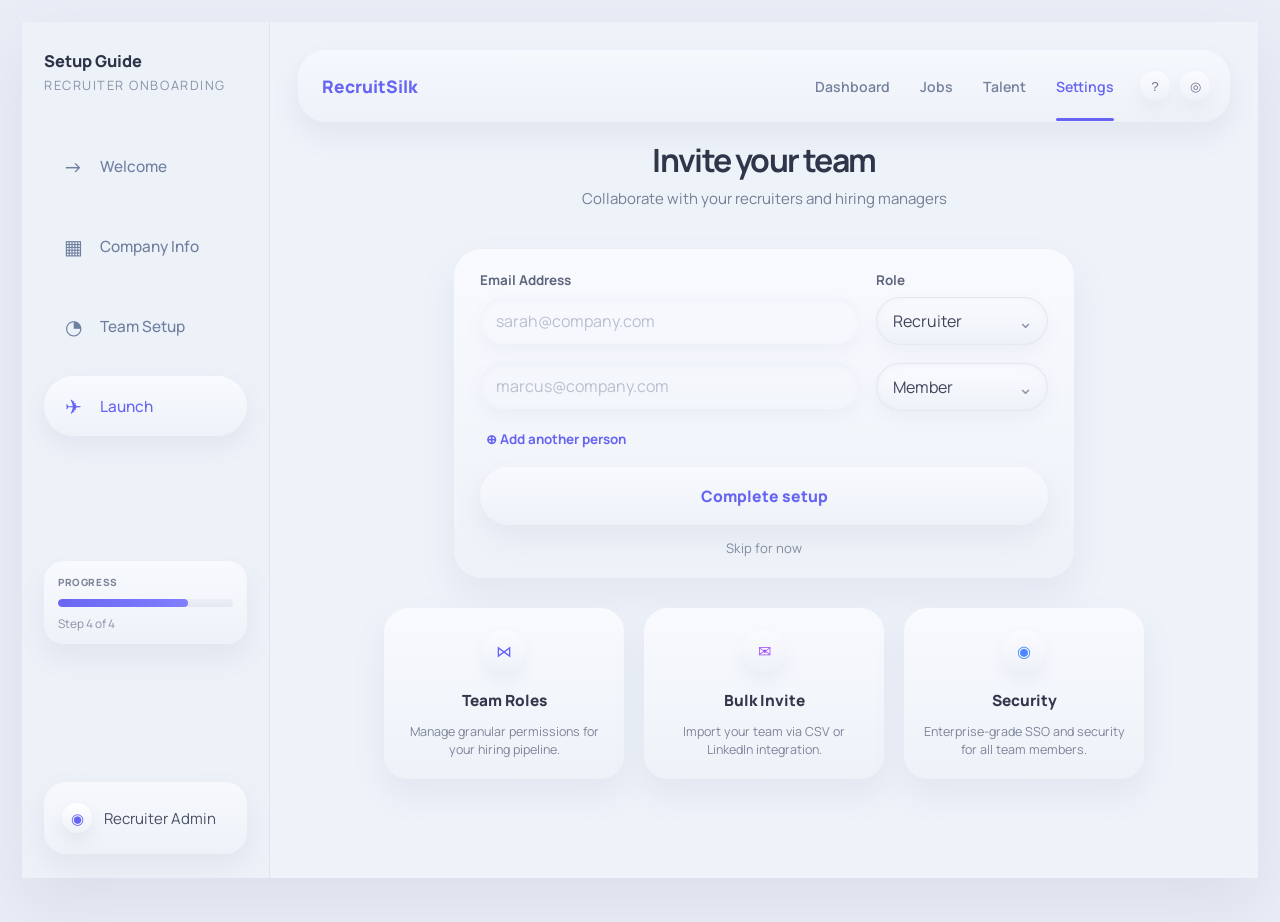
<file: invite.html>
<!DOCTYPE html>
<html lang="en">
  <head>
    <meta charset="UTF-8" />
    <meta name="viewport" content="width=device-width, initial-scale=1.0" />
    <title>MockIT | Invite Team</title>
    <meta
      name="description"
      content="Invite team and success setup screen for the MockIT recruiter onboarding flow."
    />
    <link rel="preconnect" href="https://fonts.googleapis.com" />
    <link rel="preconnect" href="https://fonts.gstatic.com" crossorigin />
    <link
      href="https://fonts.googleapis.com/css2?family=Manrope:wght@400;500;600;700;800&display=swap"
      rel="stylesheet"
    />
    <link rel="stylesheet" href="./styles.css" />
  </head>
  <body class="setup-page">
    <main class="setup-shell invite-shell">
      <aside class="setup-sidebar invite-sidebar">
        <div class="setup-sidebar-head company-sidebar-head">
          <h1>Setup Guide</h1>
          <p>Recruiter Onboarding</p>
        </div>

        <nav class="setup-nav invite-nav">
          <a class="setup-nav-item" href="./welcome.html">
            <span class="setup-nav-icon">→</span>
            <span>Welcome</span>
          </a>
          <a class="setup-nav-item" href="./company.html">
            <span class="setup-nav-icon">▦</span>
            <span>Company Info</span>
          </a>
          <a class="setup-nav-item" href="./hiring.html">
            <span class="setup-nav-icon">◔</span>
            <span>Team Setup</span>
          </a>
          <a class="setup-nav-item active" href="./invite.html">
            <span class="setup-nav-icon">✈</span>
            <span>Launch</span>
          </a>
        </nav>

        <div class="invite-progress-card">
          <span>PROGRESS</span>
          <div class="invite-progress-bar"><i></i></div>
          <small>Step 4 of 4</small>
        </div>

        <div class="setup-profile">
          <div class="setup-profile-icon">◉</div>
          <span>Recruiter Admin</span>
        </div>
      </aside>

      <section class="setup-main invite-main">
        <header class="setup-topbar invite-topbar">
          <a class="setup-wordmark" href="./index.html">RecruitSilk</a>
          <nav class="invite-topnav" aria-label="Settings navigation">
            <a href="./dashboard.html">Dashboard</a>
            <a href="./vacancies.html">Jobs</a>
            <a href="./candidate-overview.html">Talent</a>
            <a class="active" href="./invite.html">Settings</a>
          </nav>
          <div class="invite-top-actions">
            <button type="button" aria-label="Help">?</button>
            <button type="button" aria-label="Profile">◎</button>
          </div>
        </header>

        <section class="invite-hero">
          <h1>Invite your team</h1>
          <p>Collaborate with your recruiters and hiring managers</p>
        </section>

        <section class="invite-form-card">
          <div class="invite-form-grid" id="invite-form-grid">
            <div class="invite-field">
              <label>Email Address</label>
              <input type="email" placeholder="sarah@company.com" />
            </div>
            <div class="invite-field">
              <label>Role</label>
              <div class="invite-select-shell">
                <select>
                  <option>Recruiter</option>
                </select>
              </div>
            </div>

            <div class="invite-field">
              <input type="email" placeholder="marcus@company.com" />
            </div>
            <div class="invite-field">
              <div class="invite-select-shell">
                <select>
                  <option>Member</option>
                </select>
              </div>
            </div>
          </div>

          <button class="invite-add-person" type="button">⊕ Add another person</button>

          <div class="invite-submit-block">
            <button class="invite-submit" type="button">Complete setup</button>
            <a href="./dashboard.html">Skip for now</a>
          </div>
        </section>

        <section class="invite-benefits-grid">
          <article class="invite-benefit-card">
            <div class="invite-benefit-icon">⋈</div>
            <h2>Team Roles</h2>
            <p>Manage granular permissions for your hiring pipeline.</p>
          </article>

          <article class="invite-benefit-card">
            <div class="invite-benefit-icon violet">✉</div>
            <h2>Bulk Invite</h2>
            <p>Import your team via CSV or LinkedIn integration.</p>
          </article>

          <article class="invite-benefit-card">
            <div class="invite-benefit-icon blue">◉</div>
            <h2>Security</h2>
            <p>Enterprise-grade SSO and security for all team members.</p>
          </article>
        </section>
      </section>
    </main>
    <script src="./script.js"></script>
  </body>
</html>
</file>
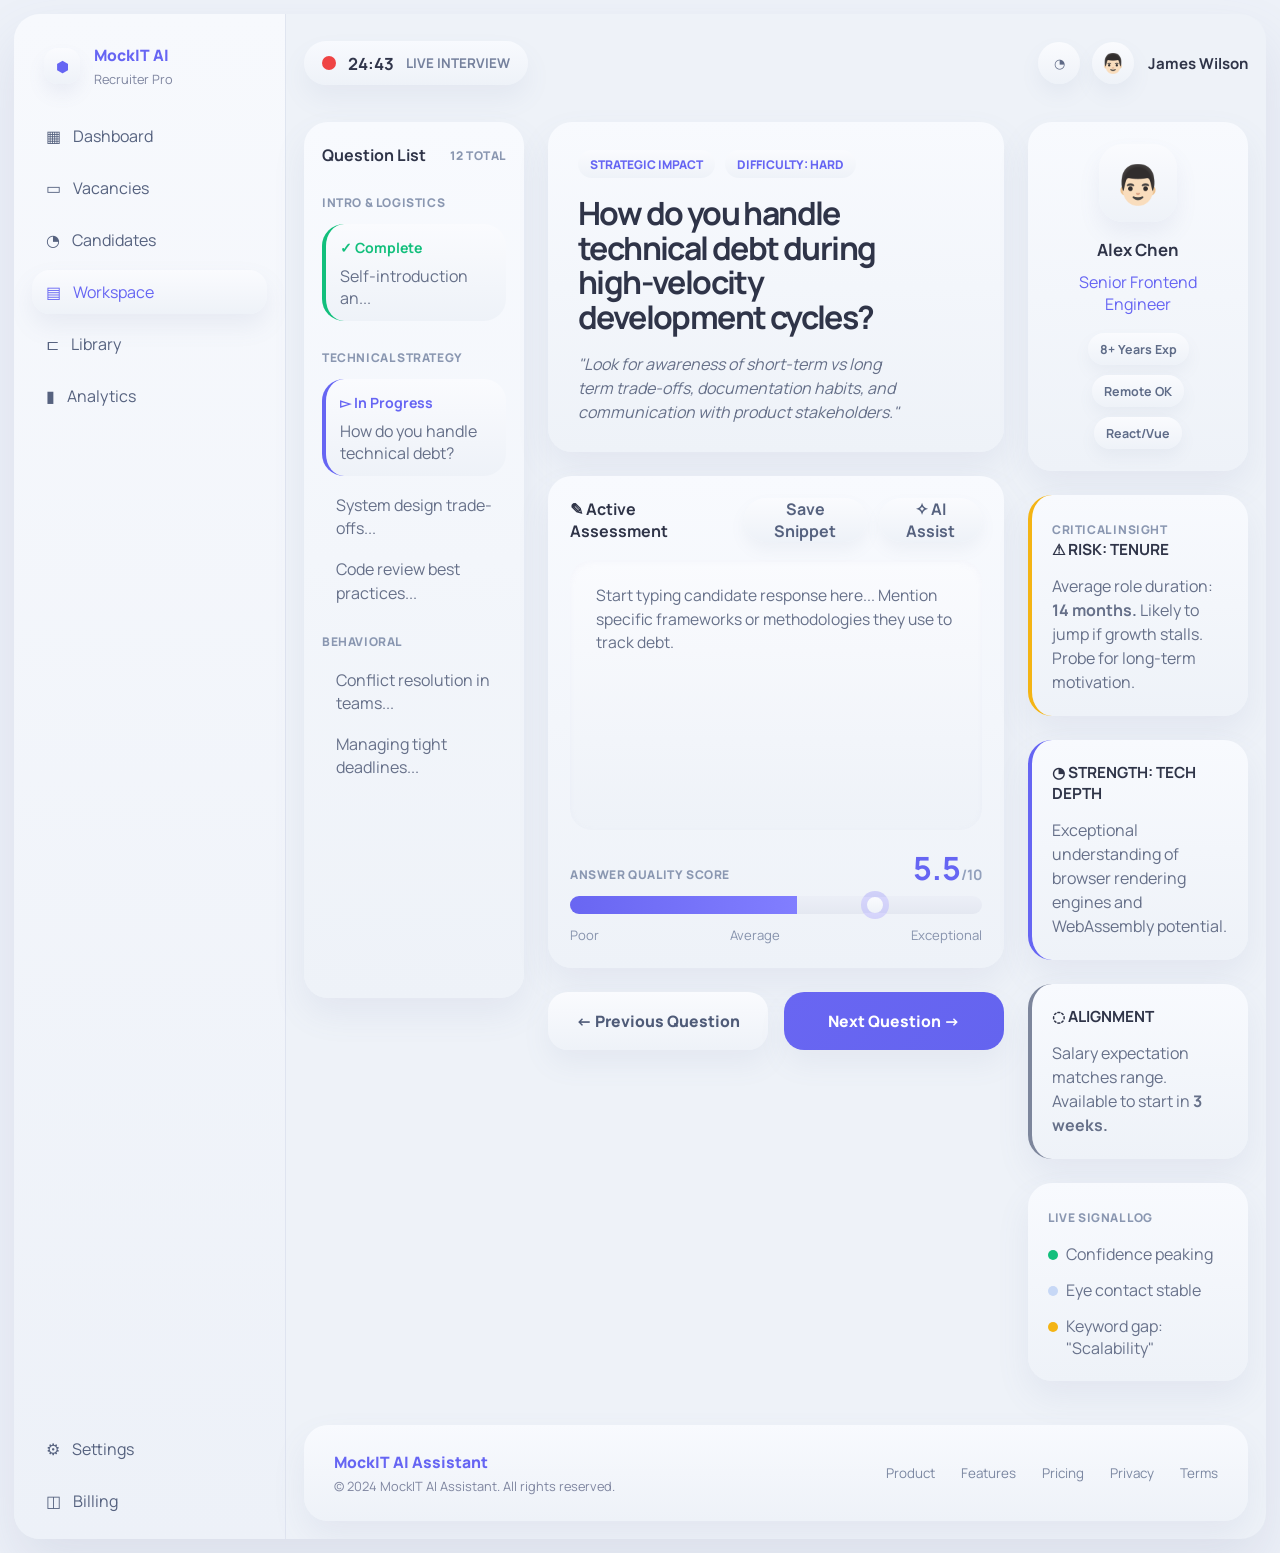
<file: live-workspace.html>
<!DOCTYPE html>
<html lang="en">
  <head>
    <meta charset="UTF-8" />
    <meta name="viewport" content="width=device-width, initial-scale=1.0" />
    <title>MockIT | Live Interview Workspace</title>
    <meta
      name="description"
      content="Live interview workspace screen for the MockIT recruiter workspace."
    />
    <link rel="preconnect" href="https://fonts.googleapis.com" />
    <link rel="preconnect" href="https://fonts.gstatic.com" crossorigin />
    <link
      href="https://fonts.googleapis.com/css2?family=Manrope:wght@400;500;600;700;800&display=swap"
      rel="stylesheet"
    />
    <link rel="stylesheet" href="./styles.css" />
  </head>
  <body class="app-page">
    <main class="app-shell">
      <aside class="app-sidebar">
        <div class="app-brand">
          <div class="app-brand-icon">⬢</div>
          <div>
            <strong>MockIT AI</strong>
            <span>Recruiter Pro</span>
          </div>
        </div>

        <nav class="app-nav">
          <a href="./dashboard.html"><span>▦</span><span>Dashboard</span></a>
          <a href="./vacancies.html"><span>▭</span><span>Vacancies</span></a>
          <a href="./candidate-overview.html"><span>◔</span><span>Candidates</span></a>
          <a class="active" href="./live-workspace.html"><span>▤</span><span>Workspace</span></a>
          <a href="#"><span>⊏</span><span>Library</span></a>
          <a href="#"><span>▮</span><span>Analytics</span></a>
        </nav>

        <div class="app-sidebar-bottom">
          <a href="#"><span>⚙</span><span>Settings</span></a>
          <a href="./billing.html"><span>◫</span><span>Billing</span></a>
        </div>
      </aside>

      <section class="app-main">
        <header class="workspace-topbar">
          <div class="workspace-live-pill">
            <span class="workspace-live-dot"></span>
            <strong>24:42</strong>
            <b>LIVE INTERVIEW</b>
          </div>
          <div class="dashboard-top-actions">
            <button type="button" aria-label="Notifications">◔</button>
            <div class="dashboard-user compact">
              <button class="avatar-button" type="button" aria-label="Profile">👨🏻</button>
              <div>
                <strong>James Wilson</strong>
              </div>
            </div>
          </div>
        </header>

        <section class="workspace-grid">
          <aside class="workspace-questions-card">
            <div class="workspace-questions-head">
              <h2>Question List</h2>
              <span>12 TOTAL</span>
            </div>

            <div class="workspace-question-group">
              <small>INTRO &amp; LOGISTICS</small>
              <article class="workspace-question-item complete">
                <strong>✓ Complete</strong>
                <p>Self-introduction an...</p>
              </article>
            </div>

            <div class="workspace-question-group">
              <small>TECHNICAL STRATEGY</small>
              <article class="workspace-question-item active">
                <strong>▻ In Progress</strong>
                <p>How do you handle technical debt?</p>
              </article>
              <p class="workspace-question-link">System design trade-offs...</p>
              <p class="workspace-question-link">Code review best practices...</p>
            </div>

            <div class="workspace-question-group">
              <small>BEHAVIORAL</small>
              <p class="workspace-question-link">Conflict resolution in teams...</p>
              <p class="workspace-question-link">Managing tight deadlines...</p>
            </div>
          </aside>

          <div class="workspace-center-column">
            <article class="workspace-main-question">
              <div class="workspace-question-tags">
                <span>STRATEGIC IMPACT</span>
                <span>DIFFICULTY: HARD</span>
              </div>
              <h1>How do you handle technical debt during high-velocity development cycles?</h1>
              <p>
                "Look for awareness of short-term vs long term trade-offs,
                documentation habits, and communication with product stakeholders."
              </p>
            </article>

            <article class="workspace-assessment-card">
              <div class="workspace-assessment-head">
                <h2>✎ Active Assessment</h2>
                <div class="workspace-assessment-actions">
                  <button type="button">Save Snippet</button>
                  <button type="button">✧ AI Assist</button>
                </div>
              </div>

              <div class="workspace-response-box" contenteditable="true" spellcheck="false">
                Start typing candidate response here...
                Mention specific frameworks or methodologies they use to track debt.
              </div>

              <div class="workspace-score-row">
                <div>
                  <span>ANSWER QUALITY SCORE</span>
                </div>
                <strong id="workspace-score-value">7.5<small>/10</small></strong>
              </div>

              <div class="workspace-score-bar">
                <i><b id="workspace-score-fill" style="width: 75%"></b></i>
                <span class="workspace-score-knob"></span>
              </div>

              <div class="workspace-score-labels">
                <span>Poor</span>
                <span>Average</span>
                <span>Exceptional</span>
              </div>
            </article>

            <div class="workspace-nav-actions">
              <a class="workspace-nav-button muted" href="./resume-analysis.html">← Previous Question</a>
              <a class="workspace-nav-button primary" href="./summary-report.html">Next Question →</a>
            </div>
          </div>

          <aside class="workspace-right-column">
            <article class="workspace-candidate-card">
              <div class="workspace-candidate-avatar">👨🏻</div>
              <h2>Alex Chen</h2>
              <p>Senior Frontend Engineer</p>
              <div class="workspace-candidate-tags">
                <span>8+ Years Exp</span>
                <span>Remote OK</span>
                <span>React/Vue</span>
              </div>
            </article>

            <article class="workspace-insight-card warning">
              <small>CRITICAL INSIGHT</small>
              <h3>⚠ RISK: TENURE</h3>
              <p>
                Average role duration: <strong>14 months.</strong> Likely to jump if
                growth stalls. Probe for long-term motivation.
              </p>
            </article>

            <article class="workspace-insight-card primary">
              <h3>◔ STRENGTH: TECH DEPTH</h3>
              <p>Exceptional understanding of browser rendering engines and WebAssembly potential.</p>
            </article>

            <article class="workspace-insight-card neutral">
              <h3>◌ ALIGNMENT</h3>
              <p>Salary expectation matches range. Available to start in <strong>3 weeks.</strong></p>
            </article>

            <article class="workspace-log-card">
              <small>LIVE SIGNAL LOG</small>
              <ul>
                <li class="green">Confidence peaking</li>
                <li class="blue">Eye contact stable</li>
                <li class="yellow">Keyword gap: "Scalability"</li>
              </ul>
            </article>
          </aside>
        </section>

        <footer class="app-footer">
          <div class="app-footer-brand">
            <strong>MockIT AI Assistant</strong>
            <span>© 2024 MockIT AI Assistant. All rights reserved.</span>
          </div>
          <nav>
            <a href="#">Product</a>
            <a href="#">Features</a>
            <a href="#">Pricing</a>
            <a href="#">Privacy</a>
            <a href="#">Terms</a>
          </nav>
        </footer>
      </section>
    </main>
    <script src="./script.js"></script>
  </body>
</html>
</file>
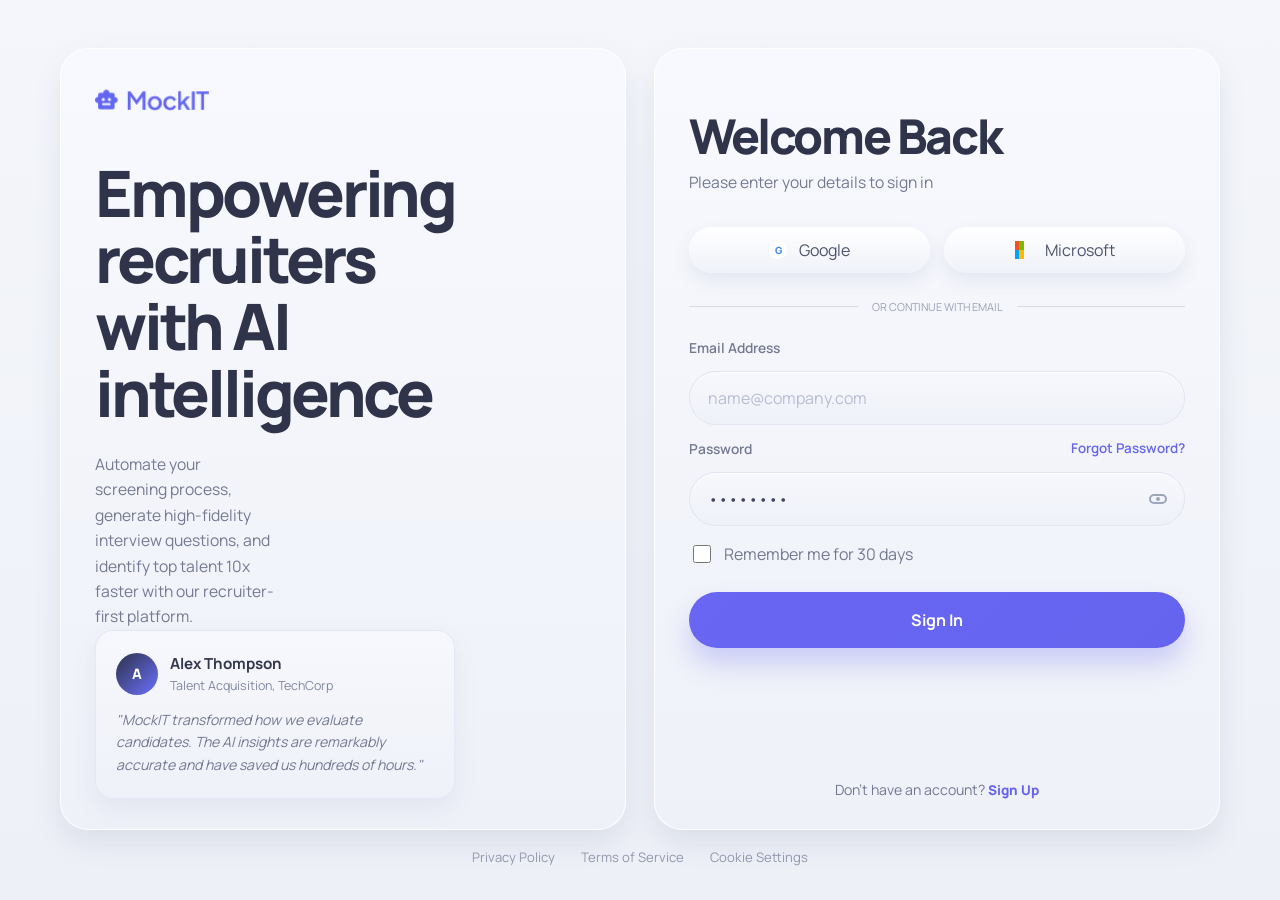
<file: login.html>
<!DOCTYPE html>
<html lang="en">
  <head>
    <meta charset="UTF-8" />
    <meta name="viewport" content="width=device-width, initial-scale=1.0" />
    <title>MockIT | Sign In</title>
    <meta
      name="description"
      content="MockIT sign in screen for recruiters powered by AI intelligence."
    />
    <link rel="preconnect" href="https://fonts.googleapis.com" />
    <link rel="preconnect" href="https://fonts.gstatic.com" crossorigin />
    <link
      href="https://fonts.googleapis.com/css2?family=Manrope:wght@400;500;600;700;800&display=swap"
      rel="stylesheet"
    />
    <link rel="stylesheet" href="./styles.css" />
  </head>
  <body class="auth-page">
    <main class="auth-shell">
      <section class="auth-card auth-brand-panel">
        <a class="brand auth-brand" href="./index.html">
          <img class="brand-logo" src="./logo.png" alt="MockIT" />
        </a>

        <div class="auth-brand-copy">
          <h1>Empowering recruiters with AI intelligence</h1>
          <p>
            Automate your screening process, generate high-fidelity interview
            questions, and identify top talent 10x faster with our
            recruiter-first platform.
          </p>
        </div>

        <article class="testimonial-card">
          <div class="testimonial-header">
            <div class="avatar-circle">A</div>
            <div>
              <strong>Alex Thompson</strong>
              <span>Talent Acquisition, TechCorp</span>
            </div>
          </div>
          <p>
            "MockIT transformed how we evaluate candidates. The AI insights are
            remarkably accurate and have saved us hundreds of hours."
          </p>
        </article>
      </section>

      <section class="auth-card auth-form-panel">
        <div class="auth-form-copy">
          <h2>Welcome Back</h2>
          <p>Please enter your details to sign in</p>
        </div>

        <div class="oauth-row">
          <button class="oauth-button" type="button">
            <span class="oauth-icon google-icon">G</span>
            <span>Google</span>
          </button>
          <button class="oauth-button" type="button">
            <span class="oauth-icon microsoft-icon"></span>
            <span>Microsoft</span>
          </button>
        </div>

        <div class="divider-row">
          <span></span>
          <p>OR CONTINUE WITH EMAIL</p>
          <span></span>
        </div>

        <form class="auth-form">
          <label class="field-label" for="email">Email Address</label>
          <div class="input-shell">
            <input id="email" type="email" placeholder="name@company.com" />
          </div>

          <div class="field-row">
            <label class="field-label" for="password">Password</label>
            <a class="auth-link" href="#">Forgot Password?</a>
          </div>
          <div class="input-shell">
            <input id="password" type="password" value="password" />
            <button class="eye-button" type="button" aria-label="Toggle password visibility">
              <span></span>
            </button>
          </div>

          <label class="remember-row">
            <input type="checkbox" />
            <span>Remember me for 30 days</span>
          </label>

          <button class="signin-button" type="submit">Sign In</button>
        </form>

        <p class="signup-copy">
          Don't have an account?
          <a class="auth-link auth-link-strong" href="./welcome.html">Sign Up</a>
        </p>
      </section>
    </main>

    <footer class="auth-footer">
      <a href="#">Privacy Policy</a>
      <a href="#">Terms of Service</a>
      <a href="#">Cookie Settings</a>
    </footer>
    <script src="./script.js"></script>
  </body>
</html>
</file>
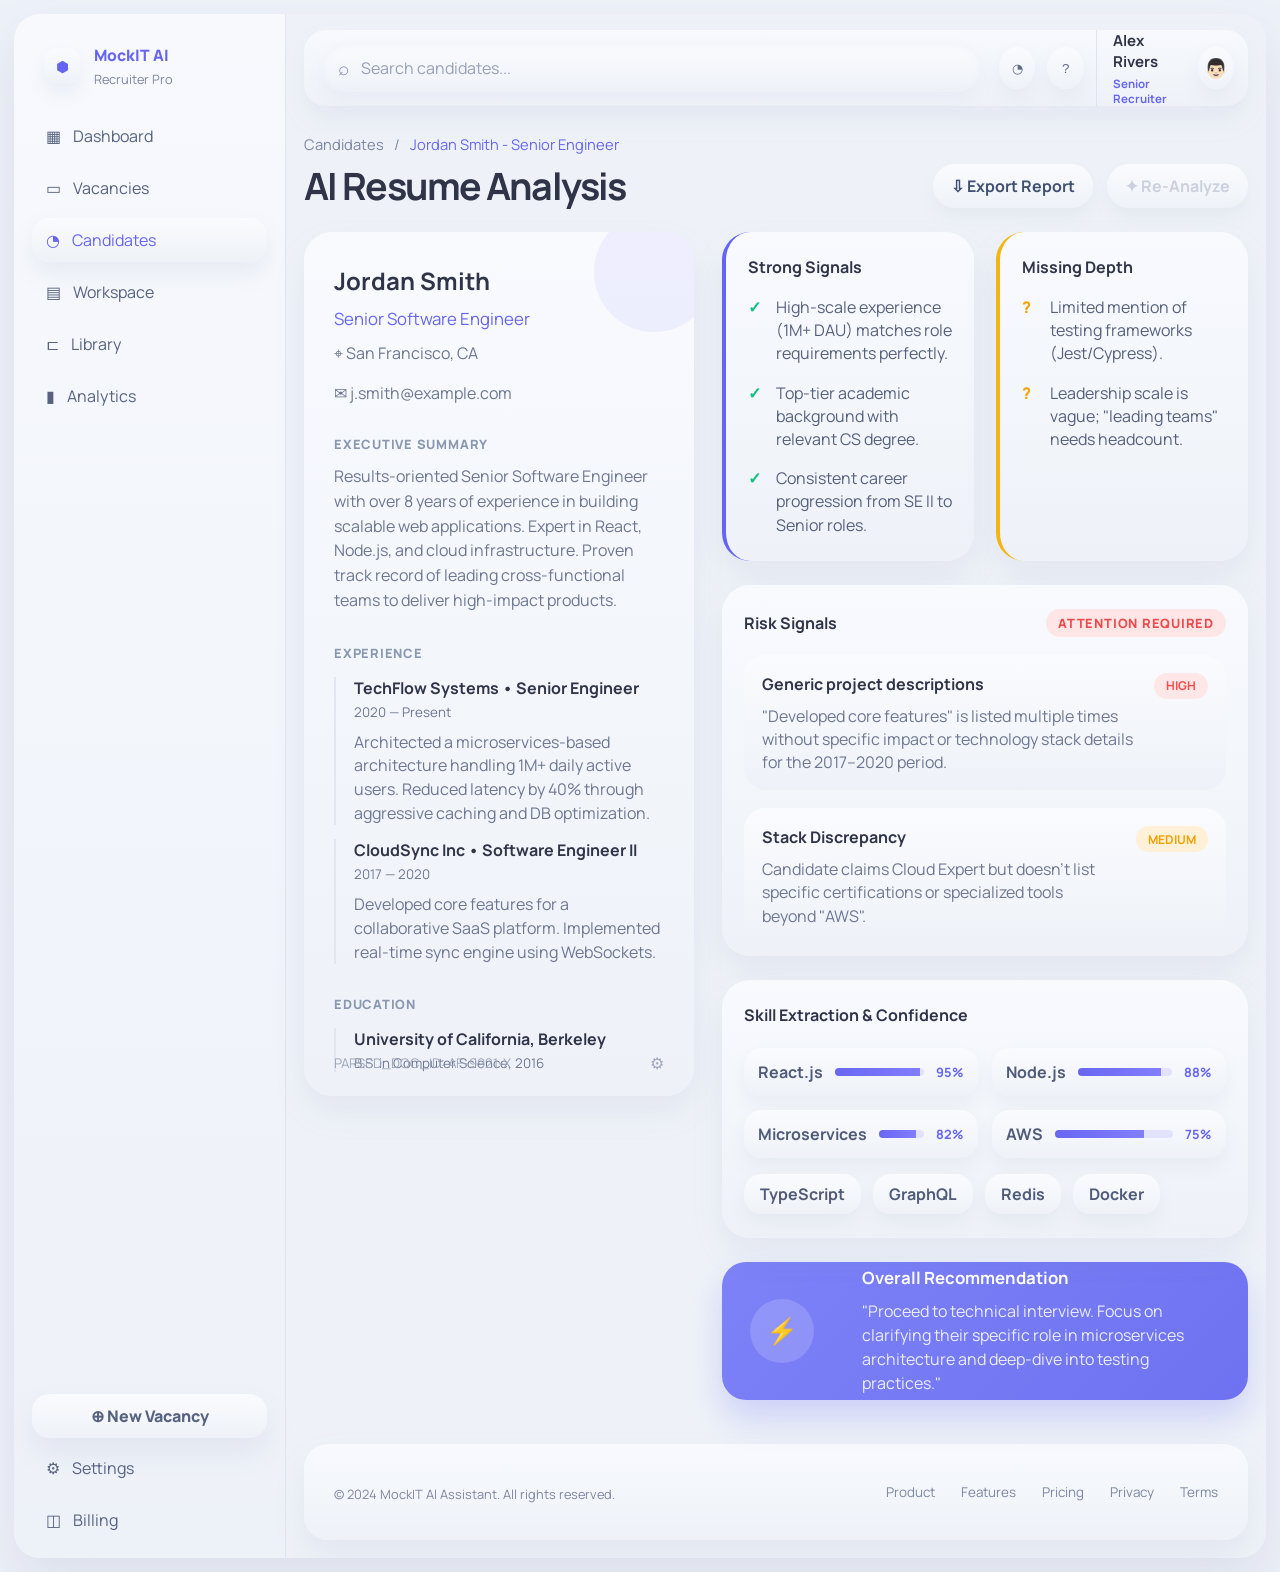
<file: resume-analysis.html>
<!DOCTYPE html>
<html lang="en">
  <head>
    <meta charset="UTF-8" />
    <meta name="viewport" content="width=device-width, initial-scale=1.0" />
    <title>MockIT | Resume Analysis</title>
    <meta
      name="description"
      content="AI resume analysis screen for the MockIT recruiter workspace."
    />
    <link rel="preconnect" href="https://fonts.googleapis.com" />
    <link rel="preconnect" href="https://fonts.gstatic.com" crossorigin />
    <link
      href="https://fonts.googleapis.com/css2?family=Manrope:wght@400;500;600;700;800&display=swap"
      rel="stylesheet"
    />
    <link rel="stylesheet" href="./styles.css" />
  </head>
  <body class="app-page">
    <main class="app-shell">
      <aside class="app-sidebar">
        <div class="app-brand">
          <div class="app-brand-icon">⬢</div>
          <div>
            <strong>MockIT AI</strong>
            <span>Recruiter Pro</span>
          </div>
        </div>

        <nav class="app-nav">
          <a href="./dashboard.html"><span>▦</span><span>Dashboard</span></a>
          <a href="./vacancies.html"><span>▭</span><span>Vacancies</span></a>
          <a class="active" href="./candidate-overview.html"><span>◔</span><span>Candidates</span></a>
          <a href="./live-workspace.html"><span>▤</span><span>Workspace</span></a>
          <a href="#"><span>⊏</span><span>Library</span></a>
          <a href="#"><span>▮</span><span>Analytics</span></a>
        </nav>

        <div class="app-sidebar-bottom">
          <a class="app-primary-side" href="./vacancies.html">⊕ New Vacancy</a>
          <a href="#"><span>⚙</span><span>Settings</span></a>
          <a href="./billing.html"><span>◫</span><span>Billing</span></a>
        </div>
      </aside>

      <section class="app-main">
        <header class="app-topbar dashboard-topbar">
          <div class="app-search">
            <span>⌕</span>
            <input type="text" placeholder="Search candidates..." />
          </div>
          <div class="dashboard-top-actions">
            <button type="button" aria-label="Notifications">◔</button>
            <button type="button" aria-label="Help">?</button>
            <div class="dashboard-user">
              <div>
                <strong>Alex Rivers</strong>
                <span>Senior Recruiter</span>
              </div>
              <button class="avatar-button" type="button" aria-label="Profile">👨🏻</button>
            </div>
          </div>
        </header>

        <div class="resume-breadcrumbs">
          <a href="./candidate-overview.html">Candidates</a>
          <span>/</span>
          <a href="#">Jordan Smith - Senior Engineer</a>
        </div>

        <section class="resume-head">
          <div>
            <h1>AI Resume Analysis</h1>
          </div>
          <div class="resume-head-actions">
            <a href="./summary-report.html">⇩ Export Report</a>
            <a class="muted" href="./resume-analysis.html">✦ Re-Analyze</a>
          </div>
        </section>

        <section class="resume-content-grid">
          <article class="resume-doc-card">
            <div class="resume-doc-glow"></div>
            <h2>Jordan Smith</h2>
            <p class="resume-role">Senior Software Engineer</p>
            <div class="resume-meta">
              <span>⌖ San Francisco, CA</span>
              <span>✉ j.smith@example.com</span>
            </div>

            <section class="resume-block">
              <span>EXECUTIVE SUMMARY</span>
              <p>
                Results-oriented Senior Software Engineer with over 8 years of
                experience in building scalable web applications. Expert in React,
                Node.js, and cloud infrastructure. Proven track record of leading
                cross-functional teams to deliver high-impact products.
              </p>
            </section>

            <section class="resume-block">
              <span>EXPERIENCE</span>
              <article>
                <strong>TechFlow Systems • Senior Engineer</strong>
                <small>2020 — Present</small>
                <p>
                  Architected a microservices-based architecture handling 1M+
                  daily active users. Reduced latency by 40% through aggressive
                  caching and DB optimization.
                </p>
              </article>
              <article>
                <strong>CloudSync Inc • Software Engineer II</strong>
                <small>2017 — 2020</small>
                <p>
                  Developed core features for a collaborative SaaS platform.
                  Implemented real-time sync engine using WebSockets.
                </p>
              </article>
            </section>

            <section class="resume-block">
              <span>EDUCATION</span>
              <article>
                <strong>University of California, Berkeley</strong>
                <small>B.S. in Computer Science, 2016</small>
              </article>
            </section>

            <div class="resume-doc-footer">
              <small>PARSED_DOC_ID: AF-9921-X</small>
              <span>⚙</span>
            </div>
          </article>

          <div class="resume-right-column">
            <div class="resume-top-cards">
              <article class="resume-signal-card strong">
                <h2>Strong Signals</h2>
                <ul>
                  <li>High-scale experience (1M+ DAU) matches role requirements perfectly.</li>
                  <li>Top-tier academic background with relevant CS degree.</li>
                  <li>Consistent career progression from SE II to Senior roles.</li>
                </ul>
              </article>

              <article class="resume-signal-card warning">
                <h2>Missing Depth</h2>
                <ul>
                  <li>Limited mention of testing frameworks (Jest/Cypress).</li>
                  <li>Leadership scale is vague; "leading teams" needs headcount.</li>
                </ul>
              </article>
            </div>

            <article class="resume-risk-card">
              <div class="resume-risk-head">
                <h2>Risk Signals</h2>
                <span>ATTENTION REQUIRED</span>
              </div>

              <div class="resume-risk-item">
                <div>
                  <strong>Generic project descriptions</strong>
                  <p>
                    "Developed core features" is listed multiple times without
                    specific impact or technology stack details for the 2017–2020 period.
                  </p>
                </div>
                <b>HIGH</b>
              </div>

              <div class="resume-risk-item">
                <div>
                  <strong>Stack Discrepancy</strong>
                  <p>
                    Candidate claims Cloud Expert but doesn't list specific certifications
                    or specialized tools beyond "AWS".
                  </p>
                </div>
                <b class="medium">MEDIUM</b>
              </div>
            </article>

            <article class="resume-skills-card">
              <h2>Skill Extraction & Confidence</h2>
              <div class="resume-skill-pills">
                <div><span>React.js</span><i><b style="width:95%"></b></i><strong>95%</strong></div>
                <div><span>Node.js</span><i><b style="width:88%"></b></i><strong>88%</strong></div>
                <div><span>Microservices</span><i><b style="width:82%"></b></i><strong>82%</strong></div>
                <div><span>AWS</span><i><b style="width:75%"></b></i><strong>75%</strong></div>
              </div>
              <div class="resume-tag-row">
                <span>TypeScript</span>
                <span>GraphQL</span>
                <span>Redis</span>
                <span>Docker</span>
              </div>
            </article>

            <article class="resume-recommendation">
              <div class="resume-recommendation-icon">⚡</div>
              <div>
                <h2>Overall Recommendation</h2>
                <p>
                  "Proceed to technical interview. Focus on clarifying their specific
                  role in microservices architecture and deep-dive into testing practices."
                </p>
              </div>
            </article>
          </div>
        </section>

        <footer class="app-footer">
          <div class="app-footer-brand">
            <span>© 2024 MockIT AI Assistant. All rights reserved.</span>
          </div>
          <nav>
            <a href="#">Product</a>
            <a href="#">Features</a>
            <a href="#">Pricing</a>
            <a href="#">Privacy</a>
            <a href="#">Terms</a>
          </nav>
        </footer>
      </section>
    </main>
    <script src="./script.js"></script>
  </body>
</html>
</file>
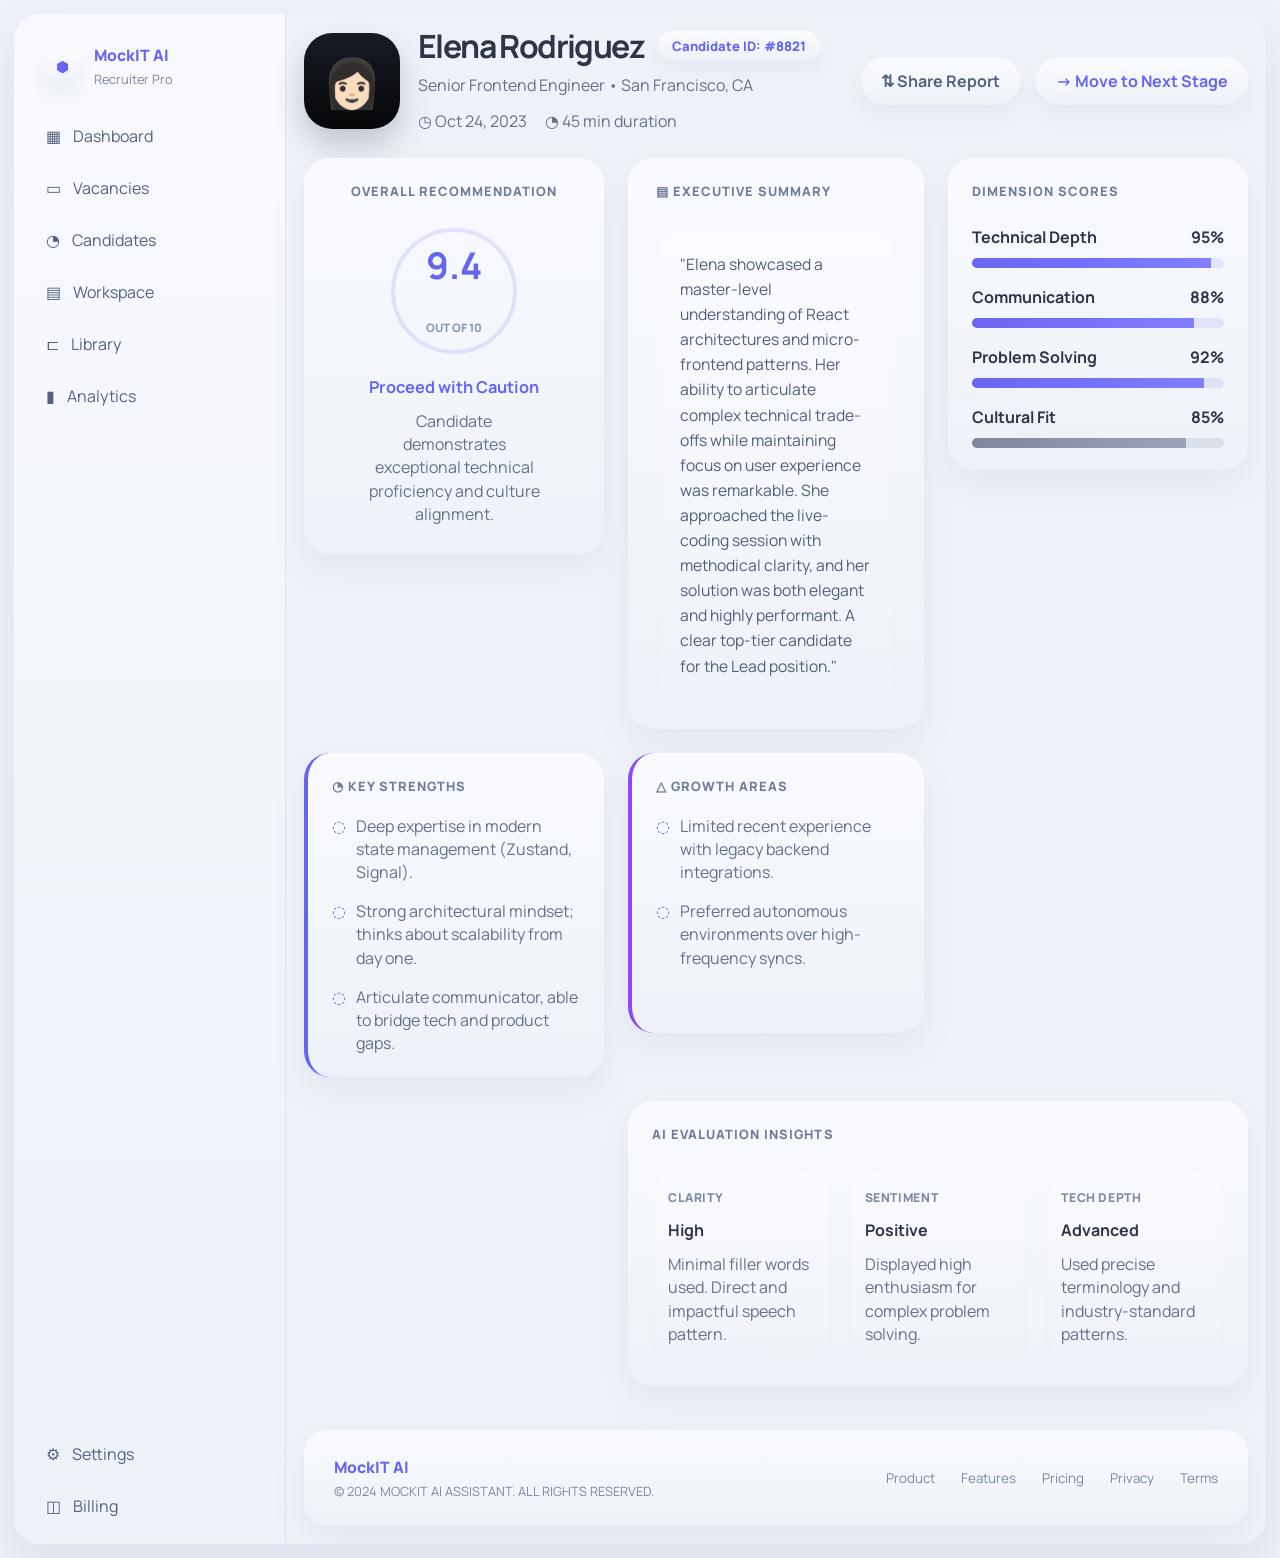
<file: summary-report.html>
<!DOCTYPE html>
<html lang="en">
  <head>
    <meta charset="UTF-8" />
    <meta name="viewport" content="width=device-width, initial-scale=1.0" />
    <title>MockIT | Interview Summary Report</title>
    <meta
      name="description"
      content="Interview summary report screen for the MockIT recruiter workspace."
    />
    <link rel="preconnect" href="https://fonts.googleapis.com" />
    <link rel="preconnect" href="https://fonts.gstatic.com" crossorigin />
    <link
      href="https://fonts.googleapis.com/css2?family=Manrope:wght@400;500;600;700;800&display=swap"
      rel="stylesheet"
    />
    <link rel="stylesheet" href="./styles.css" />
  </head>
  <body class="app-page">
    <main class="app-shell">
      <aside class="app-sidebar">
        <div class="app-brand">
          <div class="app-brand-icon">⬢</div>
          <div>
            <strong>MockIT AI</strong>
            <span>Recruiter Pro</span>
          </div>
        </div>

        <nav class="app-nav">
          <a href="./dashboard.html"><span>▦</span><span>Dashboard</span></a>
          <a href="./vacancies.html"><span>▭</span><span>Vacancies</span></a>
          <a href="./candidate-overview.html"><span>◔</span><span>Candidates</span></a>
          <a href="./live-workspace.html"><span>▤</span><span>Workspace</span></a>
          <a href="#"><span>⊏</span><span>Library</span></a>
          <a href="#"><span>▮</span><span>Analytics</span></a>
        </nav>

        <div class="app-sidebar-bottom">
          <a href="#"><span>⚙</span><span>Settings</span></a>
          <a href="./billing.html"><span>◫</span><span>Billing</span></a>
        </div>
      </aside>

      <section class="app-main">
        <section class="summary-head">
          <div class="summary-profile">
            <div class="summary-avatar">👩🏻</div>
            <div>
              <div class="summary-title-row">
                <h1>Elena Rodriguez</h1>
                <span>Candidate ID: #8821</span>
              </div>
              <p>Senior Frontend Engineer • San Francisco, CA</p>
              <div class="summary-meta">
                <span>◷ Oct 24, 2023</span>
                <span>◔ 45 min duration</span>
              </div>
            </div>
          </div>

          <div class="summary-actions">
            <a href="./summary-report.html">⇅ Share Report</a>
            <a class="primary" href="./billing.html">→ Move to Next Stage</a>
          </div>
        </section>

        <section class="summary-grid">
          <article class="summary-card recommendation-card">
            <h2>OVERALL RECOMMENDATION</h2>
            <div class="recommendation-ring">
              <strong>9.4</strong>
              <span>OUT OF 10</span>
            </div>
            <h3>Strong Hire</h3>
            <p>
              Candidate demonstrates exceptional technical proficiency and culture
              alignment.
            </p>
          </article>

          <article class="summary-card executive-card">
            <h2>▤ EXECUTIVE SUMMARY</h2>
            <div class="executive-quote">
              "Elena showcased a master-level understanding of React
              architectures and micro-frontend patterns. Her ability to articulate
              complex technical trade-offs while maintaining focus on user
              experience was remarkable. She approached the live-coding session
              with methodical clarity, and her solution was both elegant and highly
              performant. A clear top-tier candidate for the Lead position."
            </div>
          </article>

          <article class="summary-card dimension-card">
            <h2>DIMENSION SCORES</h2>
            <div class="dimension-list">
              <div><span>Technical Depth</span><strong>95%</strong><i><b style="width:95%"></b></i></div>
              <div><span>Communication</span><strong>88%</strong><i><b style="width:88%"></b></i></div>
              <div><span>Problem Solving</span><strong>92%</strong><i><b style="width:92%"></b></i></div>
              <div><span>Cultural Fit</span><strong>85%</strong><i class="gray"><b style="width:85%"></b></i></div>
            </div>
          </article>

          <article class="summary-card list-card strengths">
            <h2>◔ KEY STRENGTHS</h2>
            <ul>
              <li>Deep expertise in modern state management (Zustand, Signal).</li>
              <li>Strong architectural mindset; thinks about scalability from day one.</li>
              <li>Articulate communicator, able to bridge tech and product gaps.</li>
            </ul>
          </article>

          <article class="summary-card list-card growth">
            <h2>△ GROWTH AREAS</h2>
            <ul>
              <li>Limited recent experience with legacy backend integrations.</li>
              <li>Preferred autonomous environments over high-frequency syncs.</li>
            </ul>
          </article>

          <article class="summary-card ai-insights-card">
            <h2>AI EVALUATION INSIGHTS</h2>
            <div class="ai-insight-grid">
              <article>
                <span>CLARITY</span>
                <strong>High</strong>
                <p>Minimal filler words used. Direct and impactful speech pattern.</p>
              </article>
              <article>
                <span>SENTIMENT</span>
                <strong>Positive</strong>
                <p>Displayed high enthusiasm for complex problem solving.</p>
              </article>
              <article>
                <span>TECH DEPTH</span>
                <strong>Advanced</strong>
                <p>Used precise terminology and industry-standard patterns.</p>
              </article>
            </div>
          </article>
        </section>

        <footer class="app-footer">
          <div class="app-footer-brand">
            <strong>MockIT AI</strong>
            <span>© 2024 MOCKIT AI ASSISTANT. ALL RIGHTS RESERVED.</span>
          </div>
          <nav>
            <a href="#">Product</a>
            <a href="#">Features</a>
            <a href="#">Pricing</a>
            <a href="#">Privacy</a>
            <a href="#">Terms</a>
          </nav>
        </footer>
      </section>
    </main>
    <script src="./script.js"></script>
  </body>
</html>
</file>
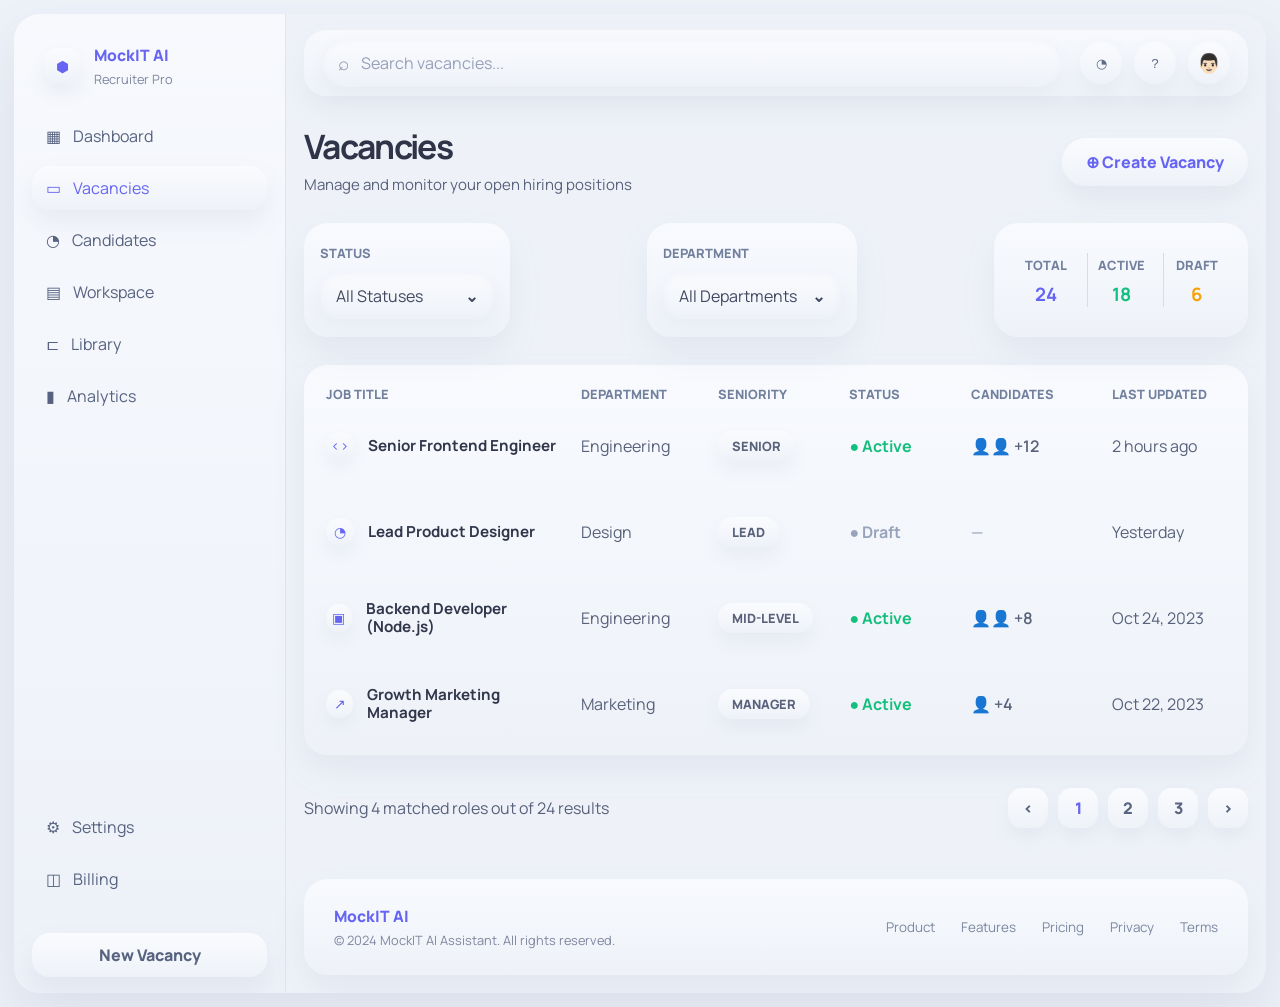
<file: vacancies.html>
<!DOCTYPE html>
<html lang="en">
  <head>
    <meta charset="UTF-8" />
    <meta name="viewport" content="width=device-width, initial-scale=1.0" />
    <title>MockIT | Vacancies</title>
    <meta
      name="description"
      content="Vacancies management screen for the MockIT recruiter workspace."
    />
    <link rel="preconnect" href="https://fonts.googleapis.com" />
    <link rel="preconnect" href="https://fonts.gstatic.com" crossorigin />
    <link
      href="https://fonts.googleapis.com/css2?family=Manrope:wght@400;500;600;700;800&display=swap"
      rel="stylesheet"
    />
    <link rel="stylesheet" href="./styles.css" />
  </head>
  <body class="app-page">
    <main class="app-shell">
      <aside class="app-sidebar">
        <div class="app-brand">
          <div class="app-brand-icon">⬢</div>
          <div>
            <strong>MockIT AI</strong>
            <span>Recruiter Pro</span>
          </div>
        </div>

        <nav class="app-nav">
          <a href="./dashboard.html"><span>▦</span><span>Dashboard</span></a>
          <a class="active" href="./vacancies.html"><span>▭</span><span>Vacancies</span></a>
          <a href="./candidate-overview.html"><span>◔</span><span>Candidates</span></a>
          <a href="./live-workspace.html"><span>▤</span><span>Workspace</span></a>
          <a href="#"><span>⊏</span><span>Library</span></a>
          <a href="#"><span>▮</span><span>Analytics</span></a>
        </nav>

        <div class="app-sidebar-bottom">
          <a href="#"><span>⚙</span><span>Settings</span></a>
          <a href="./billing.html"><span>◫</span><span>Billing</span></a>
          <a class="app-primary-side" href="./vacancies.html">New Vacancy</a>
        </div>
      </aside>

      <section class="app-main">
        <header class="app-topbar">
          <div class="app-search">
            <span>⌕</span>
            <input id="vacancy-search" type="text" placeholder="Search vacancies..." />
          </div>
          <div class="app-top-actions">
            <button type="button" aria-label="Notifications">◔</button>
            <button type="button" aria-label="Help">?</button>
            <button class="avatar-button" type="button" aria-label="Profile">👨🏻</button>
          </div>
        </header>

        <section class="vacancies-head">
          <div>
            <h1>Vacancies</h1>
            <p>Manage and monitor your open hiring positions</p>
          </div>
          <a class="vacancies-create" href="./vacancies.html">⊕ Create Vacancy</a>
        </section>

        <section class="vacancies-toolbar">
          <div class="vacancies-filter-card">
            <span>STATUS</span>
            <button id="status-filter" type="button">All Statuses <b>⌄</b></button>
          </div>

          <div class="vacancies-filter-card">
            <span>DEPARTMENT</span>
            <button id="department-filter" type="button">All Departments <b>⌄</b></button>
          </div>

          <div class="vacancies-stats-card">
            <div><span>TOTAL</span><strong>24</strong></div>
            <div><span>ACTIVE</span><strong class="green">18</strong></div>
            <div><span>DRAFT</span><strong class="orange">6</strong></div>
          </div>
        </section>

        <section class="vacancies-table-card">
          <div class="vacancies-table-head">
            <span>JOB TITLE</span>
            <span>DEPARTMENT</span>
            <span>SENIORITY</span>
            <span>STATUS</span>
            <span>CANDIDATES</span>
            <span>LAST UPDATED</span>
          </div>

          <article class="vacancies-row" data-title="Senior Frontend Engineer" data-department="Engineering" data-status="Active">
            <div class="vacancy-title">
              <span class="vacancy-icon">‹›</span>
              <strong>Senior Frontend Engineer</strong>
            </div>
            <span>Engineering</span>
            <span class="vacancy-chip">SENIOR</span>
            <span class="vacancy-status active">● Active</span>
            <span class="vacancy-candidates">👤👤 +12</span>
            <span>2 hours ago</span>
          </article>

          <article class="vacancies-row" data-title="Lead Product Designer" data-department="Design" data-status="Draft">
            <div class="vacancy-title">
              <span class="vacancy-icon">◔</span>
              <strong>Lead Product Designer</strong>
            </div>
            <span>Design</span>
            <span class="vacancy-chip">LEAD</span>
            <span class="vacancy-status draft">● Draft</span>
            <span class="vacancy-candidates muted">—</span>
            <span>Yesterday</span>
          </article>

          <article class="vacancies-row" data-title="Backend Developer (Node.js)" data-department="Engineering" data-status="Active">
            <div class="vacancy-title">
              <span class="vacancy-icon">▣</span>
              <strong>Backend Developer (Node.js)</strong>
            </div>
            <span>Engineering</span>
            <span class="vacancy-chip">MID-LEVEL</span>
            <span class="vacancy-status active">● Active</span>
            <span class="vacancy-candidates">👤👤 +8</span>
            <span>Oct 24, 2023</span>
          </article>

          <article class="vacancies-row" data-title="Growth Marketing Manager" data-department="Marketing" data-status="Active">
            <div class="vacancy-title">
              <span class="vacancy-icon">↗</span>
              <strong>Growth Marketing Manager</strong>
            </div>
            <span>Marketing</span>
            <span class="vacancy-chip">MANAGER</span>
            <span class="vacancy-status active">● Active</span>
            <span class="vacancy-candidates">👤 +4</span>
            <span>Oct 22, 2023</span>
          </article>
        </section>

        <div class="vacancies-footer-row">
          <p id="vacancies-results-copy">Showing 1 to 4 of 24 results</p>
          <div class="vacancies-pagination">
            <button type="button">‹</button>
            <button class="active" type="button">1</button>
            <button type="button">2</button>
            <button type="button">3</button>
            <button type="button">›</button>
          </div>
        </div>

        <footer class="app-footer">
          <div class="app-footer-brand">
            <strong>MockIT AI</strong>
            <span>© 2024 MockIT AI Assistant. All rights reserved.</span>
          </div>
          <nav>
            <a href="#">Product</a>
            <a href="#">Features</a>
            <a href="#">Pricing</a>
            <a href="#">Privacy</a>
            <a href="#">Terms</a>
          </nav>
        </footer>
      </section>
    </main>
    <script src="./script.js"></script>
  </body>
</html>
</file>
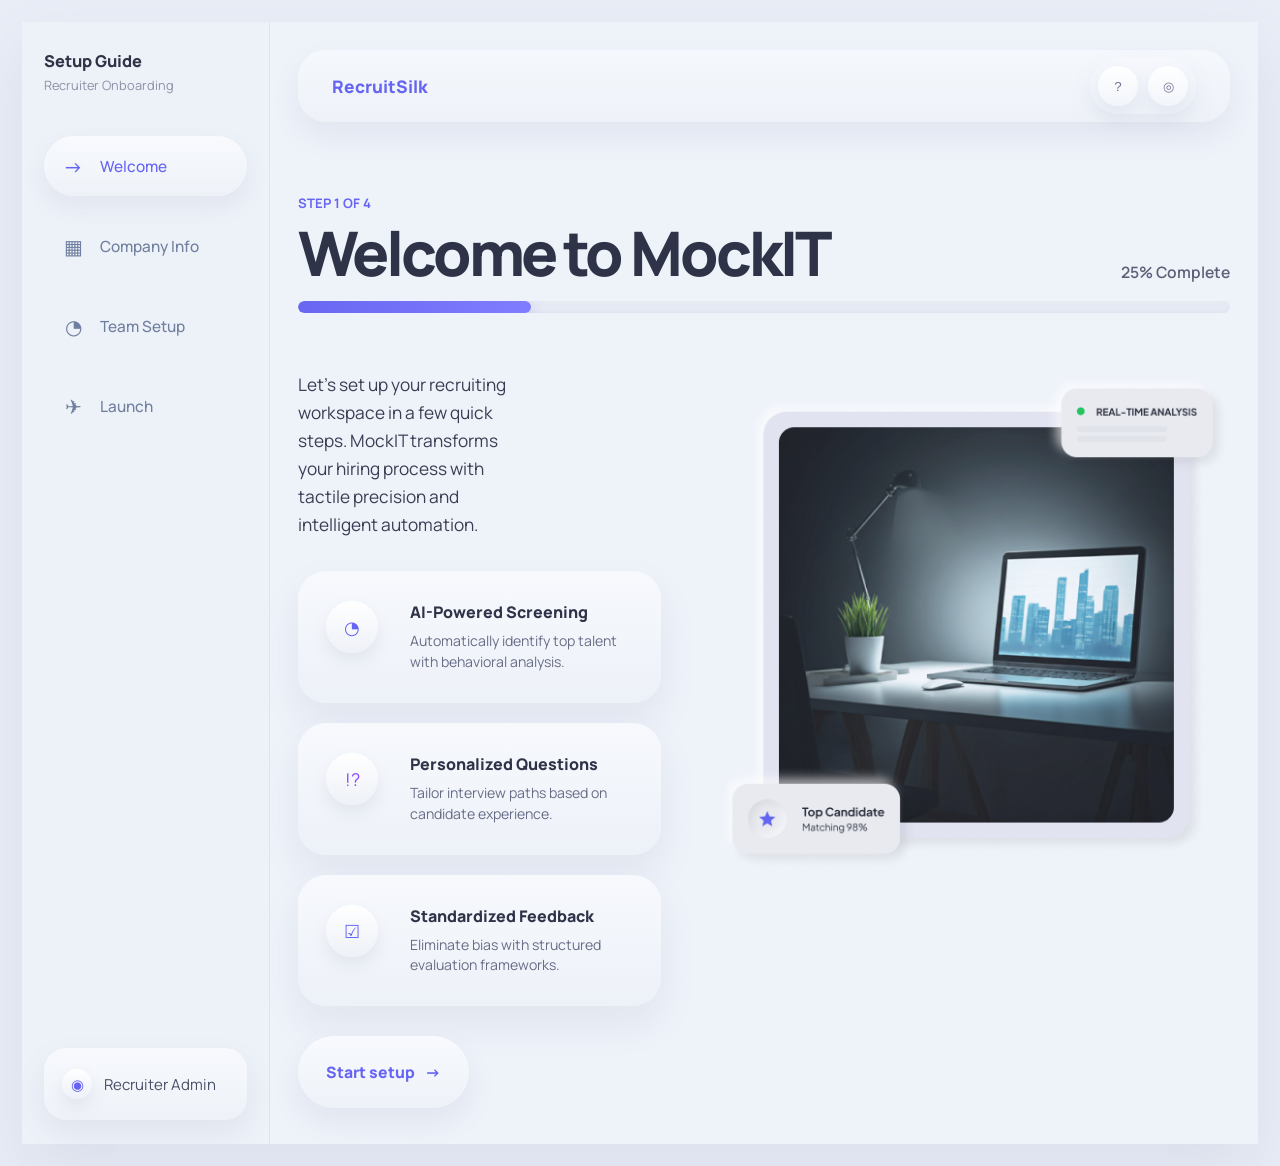
<file: welcome.html>
<!DOCTYPE html>
<html lang="en">
  <head>
    <meta charset="UTF-8" />
    <meta name="viewport" content="width=device-width, initial-scale=1.0" />
    <title>MockIT | Welcome</title>
    <meta
      name="description"
      content="Welcome setup screen for the MockIT recruiter onboarding flow."
    />
    <link rel="preconnect" href="https://fonts.googleapis.com" />
    <link rel="preconnect" href="https://fonts.gstatic.com" crossorigin />
    <link
      href="https://fonts.googleapis.com/css2?family=Manrope:wght@400;500;600;700;800&display=swap"
      rel="stylesheet"
    />
    <link rel="stylesheet" href="./styles.css" />
  </head>
  <body class="setup-page">
    <main class="setup-shell">
      <aside class="setup-sidebar">
        <div class="setup-sidebar-head">
          <h1>Setup Guide</h1>
          <p>Recruiter Onboarding</p>
        </div>

        <nav class="setup-nav">
          <a class="setup-nav-item active" href="./welcome.html">
            <span class="setup-nav-icon">→</span>
            <span>Welcome</span>
          </a>
          <a class="setup-nav-item" href="./company.html">
            <span class="setup-nav-icon">▦</span>
            <span>Company Info</span>
          </a>
          <a class="setup-nav-item" href="./hiring.html">
            <span class="setup-nav-icon">◔</span>
            <span>Team Setup</span>
          </a>
          <a class="setup-nav-item" href="./invite.html">
            <span class="setup-nav-icon">✈</span>
            <span>Launch</span>
          </a>
        </nav>

        <div class="setup-profile">
          <div class="setup-profile-icon">◉</div>
          <span>Recruiter Admin</span>
        </div>
      </aside>

      <section class="setup-main">
        <header class="setup-topbar">
          <a class="setup-wordmark" href="./index.html">RecruitSilk</a>
          <div class="setup-top-actions">
            <button type="button" aria-label="Help">?</button>
            <button type="button" aria-label="Profile">◎</button>
          </div>
        </header>

        <div class="setup-progress-copy">
          <p class="setup-step">STEP 1 OF 4</p>
          <div class="setup-progress-head">
            <h2>Welcome to MockIT</h2>
            <span>25% Complete</span>
          </div>
          <div class="setup-progress-bar">
            <span></span>
          </div>
        </div>

        <div class="setup-content-grid">
          <div class="setup-copy-column">
            <p class="setup-lead">
              Let’s set up your recruiting workspace in a few quick steps.
              MockIT transforms your hiring process with tactile precision and
              intelligent automation.
            </p>

            <div class="setup-feature-list">
              <article class="setup-feature-card">
                <div class="setup-feature-icon">◔</div>
                <div>
                  <h3>AI-Powered Screening</h3>
                  <p>Automatically identify top talent with behavioral analysis.</p>
                </div>
              </article>

              <article class="setup-feature-card">
                <div class="setup-feature-icon violet">!?</div>
                <div>
                  <h3>Personalized Questions</h3>
                  <p>Tailor interview paths based on candidate experience.</p>
                </div>
              </article>

              <article class="setup-feature-card">
                <div class="setup-feature-icon">☑</div>
                <div>
                  <h3>Standardized Feedback</h3>
                  <p>Eliminate bias with structured evaluation frameworks.</p>
                </div>
              </article>
            </div>

            <a class="setup-cta" href="./company.html">Start setup <span>→</span></a>
          </div>

          <div class="setup-visual-column">
            <div class="setup-visual-card">
              <img
                class="setup-visual-image"
                src="./right-visual-anchor.png"
                alt="MockIT visual anchor"
              />
            </div>
          </div>
        </div>
      </section>
    </main>
    <script src="./script.js"></script>
  </body>
</html>
</file>
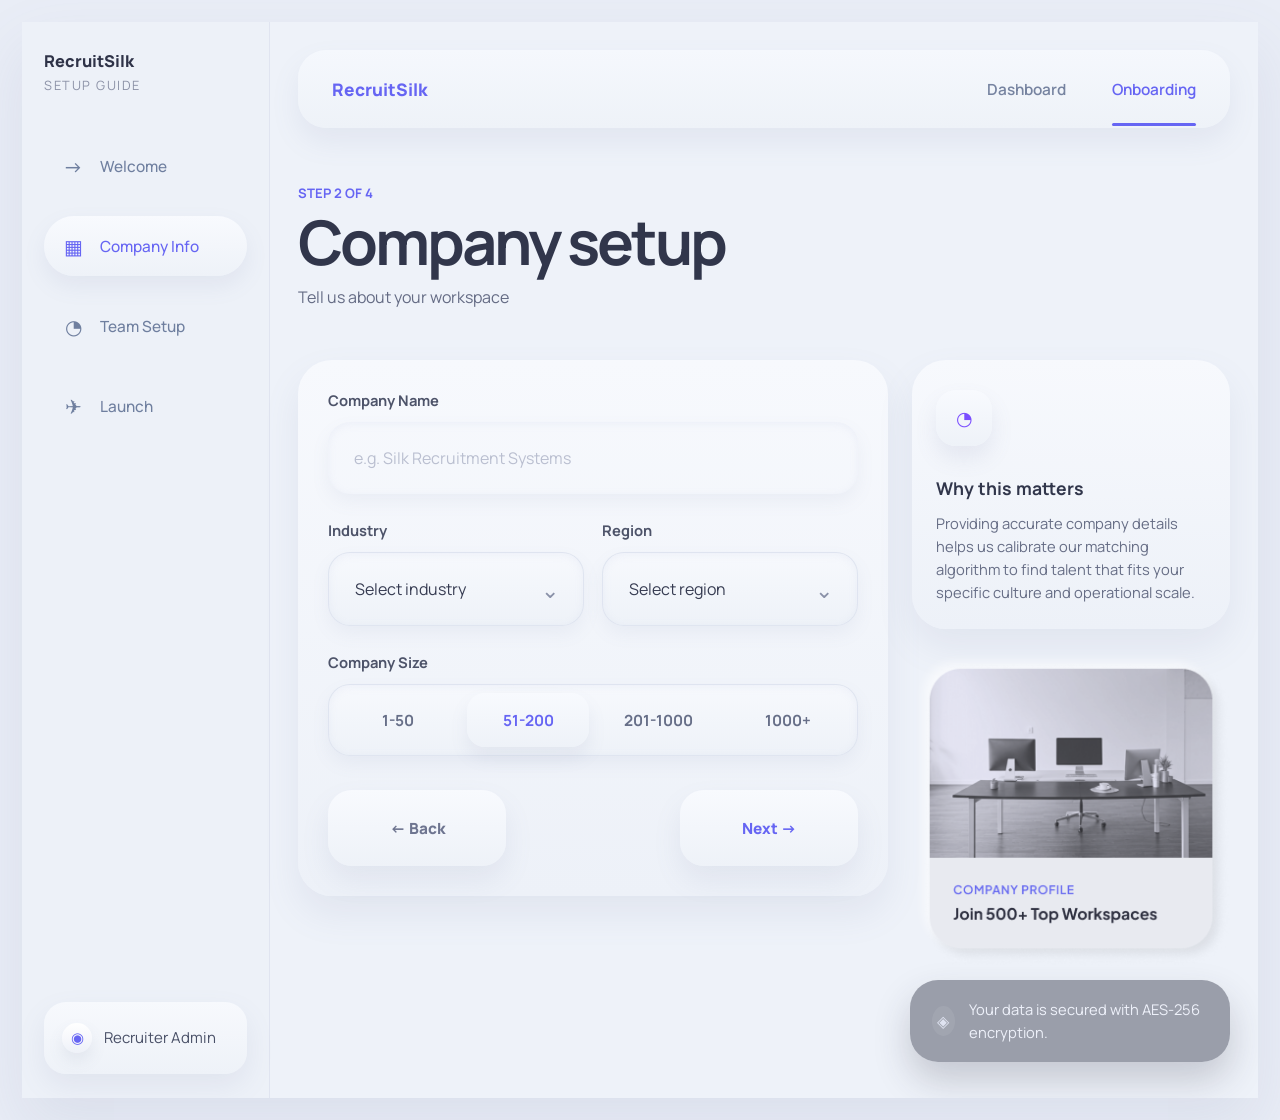
<file: frontend/company.html>
<!DOCTYPE html>
<html lang="en">
  <head>
    <meta charset="UTF-8" />
    <meta name="viewport" content="width=device-width, initial-scale=1.0" />
    <title>MockIT | Company Setup</title>
    <meta
      name="description"
      content="Company setup screen for the MockIT recruiter onboarding flow."
    />
    <link rel="preconnect" href="https://fonts.googleapis.com" />
    <link rel="preconnect" href="https://fonts.gstatic.com" crossorigin />
    <link
      href="https://fonts.googleapis.com/css2?family=Manrope:wght@400;500;600;700;800&display=swap"
      rel="stylesheet"
    />
    <link rel="stylesheet" href="./styles.css" />
  </head>
  <body class="setup-page">
    <main class="setup-shell">
      <aside class="setup-sidebar">
        <div class="setup-sidebar-head company-sidebar-head">
          <h1>RecruitSilk</h1>
          <p>SETUP GUIDE</p>
        </div>

        <nav class="setup-nav">
          <a class="setup-nav-item" href="./welcome.html">
            <span class="setup-nav-icon">→</span>
            <span>Welcome</span>
          </a>
          <a class="setup-nav-item active" href="./company.html">
            <span class="setup-nav-icon">▦</span>
            <span>Company Info</span>
          </a>
          <a class="setup-nav-item" href="./hiring.html">
            <span class="setup-nav-icon">◔</span>
            <span>Team Setup</span>
          </a>
          <a class="setup-nav-item" href="#">
            <span class="setup-nav-icon">✈</span>
            <span>Launch</span>
          </a>
        </nav>

        <div class="setup-profile">
          <div class="setup-profile-icon">◉</div>
          <span>Recruiter Admin</span>
        </div>
      </aside>

      <section class="setup-main company-main">
        <header class="setup-topbar company-topbar">
          <a class="setup-wordmark" href="./index.html">RecruitSilk</a>
          <nav class="company-topnav" aria-label="Company setup navigation">
            <a href="#">Dashboard</a>
            <a class="active" href="./company.html">Onboarding</a>
          </nav>
        </header>

        <div class="company-progress-copy">
          <p class="setup-step">STEP 2 OF 4</p>
          <div class="company-heading-block">
            <h2>Company setup</h2>
            <p>Tell us about your workspace</p>
          </div>
        </div>

        <div class="company-grid">
          <section class="company-form-card">
            <form class="company-form">
              <label class="company-field">
                <span>Company Name</span>
                <input type="text" placeholder="e.g. Silk Recruitment Systems" />
              </label>

              <div class="company-field-grid">
                <label class="company-field">
                  <span>Industry</span>
                  <div class="company-select-shell">
                    <select>
                      <option>Select industry</option>
                    </select>
                  </div>
                </label>

                <label class="company-field">
                  <span>Region</span>
                  <div class="company-select-shell">
                    <select>
                      <option>Select region</option>
                    </select>
                  </div>
                </label>
              </div>

              <div class="company-field">
                <span>Company Size</span>
                <div class="company-size-switch" role="tablist" aria-label="Company size">
                  <button type="button">1-50</button>
                  <button class="active" type="button">51-200</button>
                  <button type="button">201-1000</button>
                  <button type="button">1000+</button>
                </div>
              </div>

              <div class="company-actions">
                <a class="company-button muted" href="./welcome.html">← Back</a>
                <a class="company-button primary" href="./hiring.html">Next →</a>
              </div>
            </form>
          </section>

          <aside class="company-side-column">
            <article class="company-info-card">
              <div class="company-info-icon">◔</div>
              <h3>Why this matters</h3>
              <p>
                Providing accurate company details helps us calibrate our
                matching algorithm to find talent that fits your specific
                culture and operational scale.
              </p>
            </article>

            <article class="company-preview-card">
              <img
                class="company-preview-asset"
                src="./visual-accent-card.png"
                alt="Company profile visual accent card"
              />
            </article>
          </aside>
        </div>

        <div class="company-security-pill">
          <span class="company-security-icon">◈</span>
          <p>Your data is secured with AES-256 encryption.</p>
        </div>
      </section>
    </main>
  </body>
</html>
</file>
<file: styles.css>
:root {
  --page-bg: #eef1f8;
  --surface: #f8f9fe;
  --surface-2: #f1f3fb;
  --text: #34384d;
  --muted: #777d94;
  --primary: #6665f3;
  --primary-soft: rgba(102, 101, 243, 0.1);
  --line: rgba(114, 121, 164, 0.1);
  --shadow: 0 8px 20px rgba(92, 99, 140, 0.12);
  --container: 1220px;
  --radius-xl: 28px;
  --radius-lg: 22px;
  --radius-md: 16px;
}

* {
  box-sizing: border-box;
}

html {
  scroll-behavior: smooth;
}

body {
  margin: 0;
  font-family: "Manrope", "Avenir Next", "Segoe UI", sans-serif;
  background: linear-gradient(180deg, #f4f6fb 0%, #edf0f7 100%);
  color: var(--text);
}

a {
  color: inherit;
  text-decoration: none;
}

.page-shell {
  width: min(calc(100% - 40px), var(--container));
  margin: 0 auto;
  padding: 14px 0 24px;
}

.topbar {
  display: flex;
  align-items: center;
  justify-content: space-between;
  gap: 18px;
  padding: 14px 22px;
  border-radius: 18px;
  background: rgba(255, 255, 255, 0.9);
  border: 1px solid rgba(255, 255, 255, 0.88);
  box-shadow: var(--shadow);
}

.brand {
  display: inline-flex;
  align-items: center;
}

.brand-logo {
  display: block;
  width: 114px;
  height: auto;
}

.brand-logo.small {
  width: 84px;
}

.nav-links {
  display: flex;
  align-items: center;
  gap: 28px;
  color: #7d8298;
  font-size: 0.86rem;
}

.nav-links a:first-child {
  color: var(--primary);
  font-weight: 700;
}

.hero {
  padding-top: 34px;
}

.hero-grid {
  display: grid;
  grid-template-columns: 0.95fr 1.05fr;
  gap: 52px;
  align-items: center;
  padding: 34px 8px 12px;
}

.eyebrow {
  display: inline-flex;
  align-items: center;
  min-height: 30px;
  margin: 0 0 18px;
  padding: 0 12px;
  border-radius: 999px;
  background: var(--primary-soft);
  color: var(--primary);
  font-size: 0.7rem;
  font-weight: 700;
}

.hero-copy h1 {
  margin: 0;
  max-width: 7.2ch;
  color: #31354a;
  font-size: clamp(4.1rem, 6vw, 6rem);
  line-height: 0.97;
  letter-spacing: -0.06em;
  font-weight: 800;
}

.hero-copy h1 span {
  color: var(--primary);
}

.hero-text,
.feature-card p,
.step p,
.price-card p,
.faq-item p,
.section-head h2 {
  color: var(--muted);
}

.hero-text {
  max-width: 34ch;
  margin: 18px 0 28px;
  font-size: 0.72rem;
  line-height: 1.52;
  font-size: 1rem;
}

.hero-actions,
.pill-row {
  display: flex;
  flex-wrap: wrap;
  gap: 10px;
}

.primary-button,
.secondary-button {
  display: inline-flex;
  align-items: center;
  justify-content: center;
  min-height: 48px;
  padding: 0 24px;
  border-radius: 999px;
  font-size: 0.88rem;
  font-weight: 700;
  background: linear-gradient(180deg, #ffffff 0%, #f1f3fb 100%);
  box-shadow: 0 8px 18px rgba(63, 73, 123, 0.06);
  border: 1px solid var(--line);
}

.primary-button {
  color: var(--primary);
}

.secondary-button {
  color: #72778f;
}

.hero-visual {
  display: flex;
  justify-content: center;
}

.device-card {
  width: min(100%, 560px);
  padding: 14px;
  border-radius: 24px;
  background: linear-gradient(180deg, #ffffff, #f3f5fc);
  box-shadow: var(--shadow);
}

.device-header {
  display: flex;
  gap: 7px;
  padding: 8px 12px 14px;
}

.device-header span {
  width: 8px;
  height: 8px;
  border-radius: 999px;
  background: rgba(26, 29, 47, 0.12);
}

.device-screen {
  position: relative;
  min-height: 420px;
  overflow: hidden;
  padding: 24px;
  border-radius: 18px;
  background:
    radial-gradient(circle at bottom left, rgba(102, 101, 243, 0.14), transparent 26%),
    linear-gradient(160deg, rgba(15, 37, 51, 0.98), rgba(19, 45, 61, 0.94));
}

.screen-panel {
  position: relative;
  z-index: 1;
  width: 76%;
  padding: 18px;
  border-radius: 18px;
  background: rgba(255, 255, 255, 0.03);
  border: 1px solid rgba(255, 255, 255, 0.08);
}

.screen-title {
  margin-bottom: 16px;
  color: white;
  font-size: 1.05rem;
  font-weight: 700;
}

.screen-list {
  display: grid;
  gap: 10px;
}

.screen-list div {
  display: flex;
  justify-content: space-between;
  padding: 12px 14px;
  border-radius: 12px;
  background: rgba(255, 255, 255, 0.02);
  color: #d5dbea;
  font-size: 0.82rem;
}

.screen-list b {
  color: #8bc8ff;
  font-size: 0.72rem;
}

.floating-card {
  position: absolute;
  right: 16px;
  bottom: 14px;
  z-index: 2;
  width: min(240px, calc(100% - 40px));
  padding: 16px;
  border-radius: 18px;
  background: white;
  box-shadow: 0 10px 24px rgba(61, 67, 101, 0.16);
}

.floating-badge,
.plan-badge {
  display: inline-flex;
  align-items: center;
  min-height: 26px;
  padding: 0 10px;
  border-radius: 999px;
  background: rgba(102, 101, 243, 0.12);
  color: #5758eb;
  font-size: 0.66rem;
  font-weight: 700;
}

.floating-card h3 {
  margin: 10px 0 8px;
  font-size: 0.88rem;
  line-height: 1.3;
}

.floating-card p {
  margin: 0;
  color: #72778d;
  font-size: 0.7rem;
  line-height: 1.45;
}

.trust {
  padding: 34px 0 0;
  text-align: center;
}

.trust p {
  margin: 0;
  color: #2f3348;
  font-size: 1.18rem;
  font-weight: 800;
}

.logo-strip {
  display: none;
}

.section-head {
  max-width: 540px;
  margin: 0 auto 18px;
  text-align: center;
}

.section-head h2 {
  margin: 0;
  color: var(--muted);
  font-size: 0.86rem;
  line-height: 1.48;
  font-weight: 500;
}

.features,
.pricing-grid,
.steps-grid {
  display: grid;
}

.features {
  grid-template-columns: repeat(2, minmax(0, 1fr));
  gap: 18px;
  margin-top: 22px;
}

.feature-card,
.price-card,
.faq-item {
  padding: 24px;
  border-radius: var(--radius-lg);
  background: linear-gradient(180deg, #fbfcff 0%, #f1f3fb 100%);
  border: 1px solid rgba(255, 255, 255, 0.88);
  box-shadow: var(--shadow);
}

.feature-card h3,
.step h3,
.price-card .plan-name {
  margin: 0 0 12px;
  color: #2e3247;
  font-size: 0.92rem;
}

.feature-card.wide {
  grid-column: 1 / -1;
}

.mini-chart {
  display: grid;
  gap: 8px;
  margin-top: 14px;
}

.mini-chart label {
  display: inline-flex;
  width: fit-content;
  padding: 6px 10px;
  border-radius: 10px;
  background: #f2f4fb;
  color: #545a71;
  font-size: 0.58rem;
}

.mini-chart span {
  display: block;
  height: 5px;
  border-radius: 999px;
  background: linear-gradient(90deg, var(--primary), #969dff);
}

.tag-row {
  display: flex;
  flex-wrap: wrap;
  gap: 6px;
}

.tag-row i {
  padding: 4px 7px;
  border-radius: 10px;
  background: #efeffd;
  color: var(--primary);
  font-style: normal;
  font-size: 0.54rem;
}

.feature-card p,
.price-card p {
  margin: 0;
  font-size: 0.76rem;
  line-height: 1.65;
}

.warning-box {
  display: grid;
  gap: 6px;
  margin-top: 14px;
  padding: 10px 12px;
  border-left: 3px solid #ff4d4d;
  border-radius: 12px;
  background: #fbfcff;
  box-shadow: inset 0 0 0 1px rgba(223, 228, 241, 0.9);
}

.warning-box strong {
  color: #ef4f4f;
  font-size: 0.56rem;
}

.warning-box span {
  color: #72778d;
  font-size: 0.52rem;
  line-height: 1.45;
}

.pill-row {
  margin-top: 14px;
}

.pill-row span {
  padding: 8px 10px;
  border-radius: 12px;
  background: #fbfcff;
  color: var(--primary);
  font-size: 0.56rem;
  font-weight: 700;
  box-shadow: inset 0 0 0 1px rgba(224, 228, 242, 1);
}

.steps-section,
.pricing-section,
.faq-section {
  padding-top: 64px;
}

.steps-grid {
  position: relative;
  grid-template-columns: repeat(4, minmax(0, 1fr));
  gap: 18px;
  margin-top: 28px;
}

.steps-grid::before {
  content: "";
  position: absolute;
  left: 6%;
  right: 6%;
  top: 18px;
  height: 2px;
  background: rgba(211, 216, 233, 0.9);
}

.step {
  position: relative;
  padding-top: 10px;
  text-align: center;
}

.step-index {
  width: 48px;
  height: 48px;
  margin: 0 auto 14px;
  display: grid;
  place-items: center;
  border-radius: 50%;
  background: linear-gradient(180deg, #ffffff 0%, #f2f4fb 100%);
  color: var(--primary);
  font-size: 0.95rem;
  font-weight: 700;
  box-shadow: var(--shadow);
}

.step p {
  margin: 0;
  font-size: 0.68rem;
  line-height: 1.5;
}

.pricing-grid {
  grid-template-columns: repeat(3, minmax(0, 1fr));
  gap: 18px;
  margin-top: 22px;
}

.price-card {
  display: flex;
  flex-direction: column;
}

.price-card.featured {
  transform: translateY(-6px);
  background: linear-gradient(180deg, #fbfbff 0%, #f4f5ff 100%);
  border-color: rgba(102, 101, 243, 0.22);
  box-shadow: 0 0 0 1px rgba(102, 101, 243, 0.14), var(--shadow);
}

.plan-name {
  font-weight: 800;
}

.price-line {
  margin: 10px 0;
  font-size: 2rem;
  font-weight: 800;
}

.currency {
  font-size: 1rem;
  vertical-align: top;
}

.per {
  margin-left: 4px;
  font-size: 0.8rem;
  color: #767b92;
}

.plan-copy {
  min-height: 44px;
}

.price-card ul {
  margin: 14px 0 0;
  padding-left: 16px;
  color: #565b72;
  font-size: 0.74rem;
  line-height: 1.68;
}

.block {
  width: 100%;
  margin-top: auto;
}

.faq-list {
  max-width: 620px;
  margin: 22px auto 0;
  display: grid;
  gap: 12px;
}

.faq-item summary {
  cursor: pointer;
  list-style: none;
  font-size: 0.78rem;
  font-weight: 800;
  color: #33384c;
}

.faq-item summary::-webkit-details-marker {
  display: none;
}

.faq-item p {
  margin: 10px 0 0;
  font-size: 0.66rem;
  line-height: 1.58;
}

.cta-section {
  margin-top: 68px;
  padding: 56px 28px 50px;
  text-align: center;
  border-radius: var(--radius-xl);
  background:
    radial-gradient(circle at top center, rgba(255, 255, 255, 0.16), transparent 30%),
    linear-gradient(135deg, #6e67f5 0%, #6363ef 50%, #656df6 100%);
  box-shadow: 0 18px 42px rgba(98, 101, 242, 0.22);
}

.cta-section h2,
.cta-section p,
.light-button {
  color: white;
}

.cta-section h2 {
  margin: 0;
  font-size: clamp(1.4rem, 2vw, 1.8rem);
  font-weight: 700;
  line-height: 1.08;
  letter-spacing: -0.04em;
}

.cta-section p {
  max-width: 420px;
  margin: 12px auto 18px;
  font-size: 0.7rem;
  line-height: 1.6;
}

.light-button {
  min-width: 146px;
  background: white;
  color: var(--primary);
  box-shadow: 0 14px 24px rgba(92, 91, 234, 0.24);
}

.site-footer {
  display: flex;
  align-items: center;
  justify-content: space-between;
  gap: 14px;
  margin-top: 12px;
  padding: 12px 14px;
  border-radius: 18px;
  background: rgba(255, 255, 255, 0.9);
  color: #7b8097;
  font-size: 0.5rem;
  box-shadow: var(--shadow);
}

.site-footer p {
  margin: 6px 0 0;
}

.footer-copy {
  flex: 1 1 auto;
}

.footer-links {
  display: flex;
  align-items: center;
  gap: 14px;
}

.footer-links a {
  color: #7f849b;
}

.floating-help {
  width: 36px;
  height: 36px;
  display: inline-flex;
  align-items: center;
  justify-content: center;
  border-radius: 14px;
  background: linear-gradient(180deg, #6d68f7 0%, #5e60f1 100%);
  box-shadow: 0 12px 24px rgba(99, 97, 245, 0.22);
}

.floating-help span {
  position: relative;
  width: 14px;
  height: 11px;
  border: 2px solid white;
  border-radius: 5px;
}

.floating-help span::after {
  content: "";
  position: absolute;
  right: 2px;
  bottom: -5px;
  width: 6px;
  height: 6px;
  border-right: 2px solid white;
  border-bottom: 2px solid white;
  transform: rotate(45deg);
}

.reveal {
  opacity: 0;
  transform: translateY(18px);
  transition: opacity 500ms ease, transform 500ms ease;
}

.reveal.visible {
  opacity: 1;
  transform: translateY(0);
}

@media (max-width: 1080px) {
  .hero-grid,
  .features,
  .pricing-grid,
  .steps-grid {
    grid-template-columns: 1fr;
  }

  .hero-grid {
    padding: 28px 0 8px;
  }

  .steps-grid::before {
    display: none;
  }

  .price-card.featured {
    transform: none;
  }

  .nav-links {
    display: none;
  }

  .site-footer {
    flex-direction: column;
    align-items: flex-start;
  }
}

@media (max-width: 720px) {
  .page-shell {
    width: min(calc(100% - 18px), var(--container));
  }

  .topbar {
    padding: 12px 14px;
  }

  .hero-actions {
    flex-direction: column;
  }

  .primary-button,
  .secondary-button {
    width: 100%;
  }

  .device-card {
    width: 100%;
  }

  .device-screen {
    min-height: 340px;
  }

  .screen-panel {
    width: 100%;
  }

  .floating-card {
    position: relative;
    right: auto;
    bottom: auto;
    width: 100%;
    margin-top: 16px;
  }

  .feature-card,
  .price-card,
  .faq-item,
  .cta-section {
    padding: 18px;
  }

  .steps-section,
  .pricing-section,
  .faq-section {
    padding-top: 48px;
  }
}

.auth-page {
  min-height: 100vh;
  padding: 48px 24px 28px;
}

.auth-shell {
  width: min(100%, 1160px);
  margin: 0 auto;
  display: grid;
  grid-template-columns: 1fr 1fr;
  gap: 28px;
}

.auth-card {
  min-height: 612px;
  padding: 34px 34px 30px;
  border-radius: 28px;
  background: linear-gradient(180deg, #f8f9fe 0%, #eef1f8 100%);
  border: 1px solid rgba(255, 255, 255, 0.88);
  box-shadow: 0 14px 28px rgba(96, 103, 142, 0.12);
}

.auth-brand-panel,
.auth-form-panel {
  display: flex;
  flex-direction: column;
}

.auth-brand {
  margin-bottom: 44px;
}

.auth-brand-copy h1,
.auth-form-copy h2 {
  margin: 0;
  color: #30344a;
  line-height: 1.04;
  letter-spacing: -0.05em;
  font-weight: 800;
}

.auth-brand-copy h1 {
  max-width: 9ch;
  font-size: clamp(3rem, 5vw, 4.7rem);
}

.auth-brand-copy p,
.auth-form-copy p,
.signup-copy,
.testimonial-card p,
.remember-row span,
.field-label {
  color: #747992;
}

.auth-brand-copy p {
  max-width: 18ch;
  margin: 26px 0 0;
  font-size: 0.98rem;
  line-height: 1.62;
}

.testimonial-card {
  margin-top: auto;
  max-width: 360px;
  padding: 22px 20px;
  border-radius: 18px;
  background: linear-gradient(180deg, #f7f8fd 0%, #eef1f8 100%);
  border: 1px solid rgba(228, 231, 245, 0.9);
  box-shadow: 0 10px 24px rgba(96, 103, 142, 0.08);
}

.testimonial-header {
  display: flex;
  align-items: center;
  gap: 12px;
  margin-bottom: 14px;
}

.avatar-circle {
  width: 42px;
  height: 42px;
  border-radius: 50%;
  display: grid;
  place-items: center;
  background: linear-gradient(135deg, #2d3148, #6b71ff);
  color: white;
  font-size: 0.9rem;
  font-weight: 800;
}

.testimonial-header strong,
.testimonial-header span {
  display: block;
}

.testimonial-header strong {
  color: #33374c;
  font-size: 0.95rem;
}

.testimonial-header span {
  margin-top: 3px;
  color: #8388a0;
  font-size: 0.78rem;
}

.testimonial-card p {
  margin: 0;
  font-size: 0.88rem;
  line-height: 1.6;
  font-style: italic;
}

.auth-form-copy {
  margin-top: 28px;
}

.auth-form-copy h2 {
  font-size: clamp(2.2rem, 4vw, 3rem);
}

.auth-form-copy p {
  margin: 10px 0 0;
  font-size: 0.98rem;
}

.oauth-row {
  display: grid;
  grid-template-columns: 1fr 1fr;
  gap: 14px;
  margin-top: 34px;
}

.oauth-button,
.signin-button {
  border: 0;
  cursor: pointer;
  font: inherit;
}

.oauth-button {
  min-height: 46px;
  display: inline-flex;
  align-items: center;
  justify-content: center;
  gap: 12px;
  border-radius: 999px;
  background: linear-gradient(180deg, #ffffff 0%, #f0f2fa 100%);
  color: #4e536d;
  box-shadow: 0 8px 18px rgba(86, 94, 139, 0.1);
}

.oauth-icon {
  display: inline-grid;
  place-items: center;
}

.google-icon {
  width: 18px;
  height: 18px;
  border-radius: 50%;
  background: white;
  color: #4285f4;
  font-size: 0.62rem;
  font-weight: 800;
}

.microsoft-icon {
  width: 18px;
  height: 18px;
  background:
    linear-gradient(90deg, #f25022 50%, #7fba00 50%),
    linear-gradient(90deg, #00a4ef 50%, #ffb900 50%);
  background-size: 50% 50%;
  background-position: 0 0, 0 100%;
  background-repeat: no-repeat;
}

.divider-row {
  display: grid;
  grid-template-columns: 1fr auto 1fr;
  align-items: center;
  gap: 14px;
  margin: 26px 0 24px;
}

.divider-row span {
  height: 1px;
  background: rgba(122, 128, 151, 0.24);
}

.divider-row p {
  margin: 0;
  color: #9aa0b6;
  font-size: 0.68rem;
}

.auth-form {
  display: grid;
  gap: 14px;
}

.field-label {
  font-size: 0.86rem;
  font-weight: 600;
}

.field-row {
  display: flex;
  align-items: center;
  justify-content: space-between;
}

.input-shell {
  min-height: 52px;
  display: flex;
  align-items: center;
  border-radius: 999px;
  background: linear-gradient(180deg, #f7f8fd 0%, #eef1f8 100%);
  border: 1px solid rgba(225, 229, 243, 0.95);
  box-shadow: inset 0 1px 0 rgba(255, 255, 255, 0.8);
}

.input-shell input {
  width: 100%;
  height: 52px;
  padding: 0 18px;
  border: 0;
  outline: 0;
  background: transparent;
  color: #43475d;
  font: inherit;
}

.input-shell input::placeholder {
  color: #b8bdd0;
}

.eye-button {
  width: 44px;
  height: 44px;
  margin-right: 6px;
  border: 0;
  border-radius: 50%;
  background: transparent;
  cursor: pointer;
}

.eye-button span {
  display: block;
  width: 18px;
  height: 10px;
  margin: 0 auto;
  border: 2px solid #9ea4ba;
  border-radius: 999px;
  position: relative;
}

.eye-button span::after {
  content: "";
  position: absolute;
  inset: 2px;
  margin: auto;
  width: 4px;
  height: 4px;
  border-radius: 50%;
  background: #9ea4ba;
}

.remember-row {
  display: inline-flex;
  align-items: center;
  gap: 10px;
  margin-top: 2px;
}

.remember-row input {
  width: 18px;
  height: 18px;
  accent-color: var(--primary);
}

.signin-button {
  min-height: 56px;
  margin-top: 12px;
  border-radius: 999px;
  background: linear-gradient(135deg, #6966f3 0%, #6464ef 100%);
  color: white;
  font-size: 1rem;
  font-weight: 700;
  box-shadow: 0 16px 26px rgba(95, 95, 239, 0.26);
}

.auth-link {
  color: var(--primary);
  font-size: 0.84rem;
  font-weight: 600;
}

.signup-copy {
  margin: auto 0 0;
  text-align: center;
  font-size: 0.88rem;
}

.auth-link-strong {
  font-weight: 800;
}

.auth-footer {
  width: min(100%, 1160px);
  margin: 18px auto 0;
  display: flex;
  justify-content: center;
  gap: 26px;
  color: #9297ad;
  font-size: 0.82rem;
}

@media (max-width: 980px) {
  .auth-shell {
    grid-template-columns: 1fr;
  }

  .auth-card {
    min-height: auto;
  }

  .testimonial-card {
    margin-top: 32px;
  }
}

@media (max-width: 640px) {
  .auth-page {
    padding: 18px 12px 24px;
  }

  .auth-card {
    padding: 22px 18px;
    border-radius: 22px;
  }

  .auth-brand-copy h1 {
    font-size: 2.5rem;
  }

  .auth-form-copy h2 {
    font-size: 2rem;
  }

  .oauth-row {
    grid-template-columns: 1fr;
  }

  .auth-footer {
    flex-wrap: wrap;
    gap: 14px;
  }
}

.setup-page {
  min-height: 100vh;
  background: #e9edf6;
}

.setup-shell {
  width: min(1380px, calc(100vw - 44px));
  min-height: calc(100vh - 44px);
  margin: 22px auto;
  display: grid;
  grid-template-columns: 248px 1fr;
  background: #eef2f9;
  box-shadow: 0 28px 60px rgba(112, 121, 161, 0.12);
  overflow: hidden;
}

.setup-sidebar {
  display: flex;
  flex-direction: column;
  padding: 28px 22px 24px;
  background: #edf1f8;
  border-right: 1px solid rgba(223, 227, 240, 0.9);
}

.setup-sidebar-head h1,
.setup-progress-head h2,
.setup-feature-card h3 {
  margin: 0;
  color: #2f3348;
}

.setup-sidebar-head h1 {
  font-size: 1.02rem;
  font-weight: 800;
}

.setup-sidebar-head p {
  margin: 4px 0 0;
  color: #8c92a7;
  font-size: 0.8rem;
}

.setup-nav {
  margin-top: 42px;
  display: grid;
  gap: 20px;
}

.setup-nav-item {
  min-height: 60px;
  display: flex;
  align-items: center;
  gap: 14px;
  padding: 0 16px;
  border-radius: 999px;
  color: #6f7f9f;
  font-size: 0.96rem;
  font-weight: 500;
}

.setup-nav-item.active {
  background: linear-gradient(180deg, #f8fafe 0%, #eef2f8 100%);
  color: var(--primary);
  box-shadow: 0 10px 22px rgba(116, 124, 162, 0.1);
}

.setup-nav-icon {
  width: 26px;
  display: inline-grid;
  place-items: center;
  font-size: 1.25rem;
}

.setup-profile {
  margin-top: auto;
  min-height: 72px;
  display: inline-flex;
  align-items: center;
  gap: 12px;
  padding: 0 18px;
  border-radius: 22px;
  background: linear-gradient(180deg, #f7f9fd 0%, #eef2f8 100%);
  box-shadow: 0 12px 28px rgba(116, 124, 162, 0.11);
  color: #495067;
  font-size: 0.94rem;
}

.setup-profile-icon,
.setup-feature-icon {
  width: 30px;
  height: 30px;
  border-radius: 50%;
  display: grid;
  place-items: center;
  background: linear-gradient(180deg, #ffffff 0%, #eef1f8 100%);
  color: var(--primary);
  box-shadow: 0 8px 16px rgba(96, 103, 142, 0.1);
}

.setup-main {
  padding: 28px 28px 36px;
}

.setup-topbar {
  min-height: 72px;
  display: flex;
  align-items: center;
  justify-content: space-between;
  padding: 0 34px;
  border-radius: 28px;
  background: linear-gradient(180deg, #f5f8fd 0%, #eef2f8 100%);
  box-shadow: 0 14px 28px rgba(116, 124, 162, 0.1);
}

.setup-wordmark {
  color: var(--primary);
  font-size: 1.08rem;
  font-weight: 800;
}

.setup-top-actions {
  display: flex;
  gap: 10px;
  padding: 8px;
  border-radius: 999px;
  background: linear-gradient(180deg, #f6f8fd 0%, #eef2f8 100%);
  box-shadow: 0 10px 24px rgba(116, 124, 162, 0.08);
}

.setup-top-actions button {
  width: 40px;
  height: 40px;
  border: 0;
  border-radius: 50%;
  background: linear-gradient(180deg, #ffffff 0%, #f2f5fb 100%);
  color: #6e7590;
  cursor: pointer;
  box-shadow: 0 8px 18px rgba(116, 124, 162, 0.1);
}

.setup-progress-copy {
  margin-top: 72px;
}

.setup-step {
  margin: 0 0 10px;
  color: var(--primary);
  font-size: 0.82rem;
  font-weight: 700;
}

.setup-progress-head {
  display: flex;
  align-items: flex-end;
  justify-content: space-between;
  gap: 18px;
}

.setup-progress-head h2 {
  font-size: clamp(3rem, 4.8vw, 4rem);
  line-height: 1;
  letter-spacing: -0.05em;
  font-weight: 800;
}

.setup-progress-head span {
  color: #5b6077;
  font-size: 0.98rem;
  font-weight: 600;
}

.setup-progress-bar {
  height: 12px;
  margin-top: 18px;
  overflow: hidden;
  border-radius: 999px;
  background: linear-gradient(180deg, rgba(236, 239, 247, 0.98) 0%, rgba(227, 232, 243, 0.96) 100%);
  box-shadow: inset 0 2px 6px rgba(173, 181, 210, 0.14);
}

.setup-progress-bar span {
  display: block;
  width: 25%;
  height: 100%;
  border-radius: inherit;
  background: linear-gradient(90deg, #6966f2 0%, #807dff 100%);
  box-shadow: 0 6px 16px rgba(106, 103, 242, 0.32);
}

.setup-content-grid {
  margin-top: 58px;
  display: grid;
  grid-template-columns: minmax(0, 1fr) 515px;
  gap: 54px;
  align-items: start;
}

.setup-lead {
  max-width: 20ch;
  margin: 0 0 32px;
  color: #3a3e54;
  font-size: 1.08rem;
  line-height: 1.62;
}

.setup-feature-list {
  display: grid;
  gap: 20px;
}

.setup-feature-card {
  display: grid;
  grid-template-columns: 64px 1fr;
  gap: 20px;
  align-items: start;
  padding: 30px 28px;
  border-radius: 28px;
  background: linear-gradient(180deg, #f7f9fd 0%, #edf1f8 100%);
  box-shadow: 0 18px 36px rgba(116, 124, 162, 0.11);
}

.setup-feature-icon {
  width: 52px;
  height: 52px;
  font-size: 1.1rem;
}

.setup-feature-icon.violet {
  color: #8a48ff;
}

.setup-feature-card h3 {
  font-size: 1rem;
  font-weight: 800;
}

.setup-feature-card p {
  margin: 8px 0 0;
  color: #676d86;
  font-size: 0.88rem;
  line-height: 1.48;
}

.setup-cta {
  margin-top: 30px;
  width: fit-content;
  min-height: 72px;
  display: inline-flex;
  align-items: center;
  gap: 10px;
  padding: 0 28px;
  border-radius: 999px;
  background: linear-gradient(180deg, #f8fafe 0%, #eef2f8 100%);
  color: var(--primary);
  font-size: 0.98rem;
  font-weight: 800;
  box-shadow: 0 14px 28px rgba(116, 124, 162, 0.11);
}

.setup-visual-card {
  position: relative;
}

.setup-visual-image {
  display: block;
  width: 100%;
  max-width: 540px;
  height: auto;
  margin-left: auto;
}

@media (max-width: 1080px) {
  .setup-shell {
    grid-template-columns: 1fr;
    width: min(100%, calc(100vw - 24px));
    margin: 12px auto;
  }

  .setup-sidebar {
    min-height: auto;
    border-right: 0;
    border-bottom: 1px solid rgba(223, 227, 240, 0.9);
  }

  .setup-content-grid {
    grid-template-columns: 1fr;
  }

  .setup-lead {
    max-width: 100%;
  }
}

@media (max-width: 720px) {
  .setup-main {
    padding: 20px 14px 28px;
  }

  .setup-sidebar {
    padding: 24px 14px;
  }

  .setup-progress-head {
    flex-direction: column;
    align-items: flex-start;
  }

  .setup-feature-card {
    grid-template-columns: 1fr;
  }

  .setup-visual-card {
    max-width: 420px;
    margin: 0 auto;
  }
}

.company-sidebar-head p {
  letter-spacing: 0.12em;
  text-transform: uppercase;
}

.company-topbar {
  min-height: 78px;
}

.company-topnav {
  display: flex;
  align-items: center;
  gap: 46px;
  margin-left: auto;
  color: #7683a0;
  font-size: 0.96rem;
  font-weight: 600;
}

.company-topnav a {
  position: relative;
  padding: 24px 0;
}

.company-topnav a.active {
  color: var(--primary);
}

.company-topnav a.active::after {
  content: "";
  position: absolute;
  left: 0;
  right: 0;
  bottom: -2px;
  height: 3px;
  border-radius: 999px;
  background: var(--primary);
}

.company-progress-copy {
  margin-top: 56px;
}

.company-heading-block h2 {
  margin: 0;
  color: #31364b;
  font-size: clamp(3.1rem, 4.8vw, 4.2rem);
  line-height: 0.98;
  letter-spacing: -0.05em;
}

.company-heading-block p {
  margin: 14px 0 0;
  color: #646b84;
  font-size: 1rem;
}

.company-grid {
  margin-top: 52px;
  display: grid;
  grid-template-columns: minmax(0, 1fr) 318px;
  gap: 24px;
  align-items: start;
}

.company-form-card,
.company-info-card,
.company-preview-card {
  border-radius: 34px;
  background: linear-gradient(180deg, #f7f9fd 0%, #edf1f8 100%);
  box-shadow: 0 18px 36px rgba(116, 124, 162, 0.11);
}

.company-form-card {
  padding: 30px;
}

.company-form {
  display: grid;
  gap: 26px;
}

.company-field {
  display: grid;
  gap: 12px;
}

.company-field span,
.company-info-card h3 {
  color: #4d5369;
  font-size: 0.92rem;
  font-weight: 700;
}

.company-field input,
.company-select-shell,
.company-size-switch {
  min-height: 72px;
  border: 1px solid rgba(223, 228, 240, 0.95);
  border-radius: 22px;
  background: linear-gradient(180deg, #f7f9fd 0%, #eef2f8 100%);
  box-shadow:
    inset 0 2px 8px rgba(176, 184, 212, 0.12),
    0 8px 18px rgba(116, 124, 162, 0.08);
}

.company-field input,
.company-select-shell select {
  width: 100%;
  height: 72px;
  padding: 0 26px;
  border: 0;
  outline: 0;
  background: transparent;
  color: #373c52;
  font: inherit;
}

.company-field input::placeholder {
  color: #babfd0;
}

.company-field-grid {
  display: grid;
  grid-template-columns: 1fr 1fr;
  gap: 18px;
}

.company-select-shell {
  position: relative;
}

.company-select-shell::after {
  content: "⌄";
  position: absolute;
  right: 24px;
  top: 50%;
  transform: translateY(-50%);
  color: #8a91a8;
  font-size: 1.35rem;
  pointer-events: none;
}

.company-select-shell select {
  appearance: none;
}

.company-size-switch {
  display: grid;
  grid-template-columns: repeat(4, 1fr);
  gap: 8px;
  padding: 8px;
}

.company-size-switch button {
  border: 0;
  border-radius: 18px;
  background: transparent;
  color: #676f88;
  font: inherit;
  font-size: 0.96rem;
  font-weight: 700;
  cursor: pointer;
}

.company-size-switch button.active {
  background: linear-gradient(180deg, #f8fafe 0%, #eef2f8 100%);
  color: var(--primary);
  box-shadow: 0 10px 18px rgba(116, 124, 162, 0.1);
}

.company-actions {
  display: flex;
  align-items: center;
  justify-content: space-between;
  gap: 18px;
  margin-top: 8px;
}

.company-button {
  min-width: 178px;
  min-height: 76px;
  display: inline-flex;
  align-items: center;
  justify-content: center;
  border-radius: 24px;
  background: linear-gradient(180deg, #f8fafe 0%, #eef2f8 100%);
  box-shadow: 0 14px 28px rgba(116, 124, 162, 0.11);
  font-size: 0.96rem;
  font-weight: 800;
}

.company-button.muted {
  color: #6e7590;
}

.company-button.primary {
  color: var(--primary);
}

.company-side-column {
  display: grid;
  gap: 22px;
}

.company-info-card {
  min-height: 250px;
  padding: 30px 24px 26px;
}

.company-info-icon {
  width: 56px;
  height: 56px;
  display: grid;
  place-items: center;
  border-radius: 20px;
  background: linear-gradient(180deg, #f8fafe 0%, #eef2f8 100%);
  color: #7b4eff;
  box-shadow: 0 12px 22px rgba(116, 124, 162, 0.12);
  font-size: 1.2rem;
}

.company-info-card h3 {
  margin: 30px 0 12px;
  color: #31364b;
  font-size: 1.1rem;
}

.company-info-card p,
.company-security-pill p {
  margin: 0;
  color: #666d85;
  font-size: 0.92rem;
  line-height: 1.55;
}

.company-preview-card {
  overflow: visible;
  background: transparent;
  box-shadow: none;
}

.company-preview-asset {
  display: block;
  width: 100%;
  height: auto;
}

.company-security-pill {
  width: 320px;
  min-height: 82px;
  margin: 14px 0 0 auto;
  display: flex;
  align-items: center;
  gap: 14px;
  padding: 0 22px;
  border-radius: 28px;
  background: rgba(122, 126, 141, 0.72);
  box-shadow: 0 18px 36px rgba(48, 52, 67, 0.22);
}

.company-security-icon {
  width: 30px;
  height: 30px;
  display: grid;
  place-items: center;
  border-radius: 50%;
  background: rgba(255, 255, 255, 0.08);
  color: #dfe3f1;
  font-size: 1rem;
}

.company-security-pill p {
  color: #eef1fa;
}

@media (max-width: 1180px) {
  .company-grid {
    grid-template-columns: 1fr;
  }

  .company-security-pill {
    margin-left: 0;
  }
}

@media (max-width: 720px) {
  .company-topnav {
    gap: 18px;
    font-size: 0.86rem;
  }

  .company-field-grid {
    grid-template-columns: 1fr;
  }

  .company-actions {
    flex-direction: column;
  }

  .company-button,
  .company-security-pill {
    width: 100%;
    min-width: 0;
  }
}

.hiring-main {
  padding-top: 18px;
}

.hiring-header-row {
  display: flex;
  align-items: flex-start;
  justify-content: space-between;
  gap: 24px;
}

.hiring-header-row h1 {
  margin: 0;
  color: #31364b;
  font-size: 2.1rem;
  line-height: 1;
  letter-spacing: -0.05em;
}

.hiring-header-row p {
  margin: 10px 0 0;
  color: #7f859b;
  font-size: 0.92rem;
}

.hiring-progress {
  width: 178px;
  padding-top: 8px;
}

.hiring-progress span {
  display: block;
  margin-bottom: 8px;
  text-align: right;
  color: var(--primary);
  font-size: 0.7rem;
  font-weight: 700;
}

.hiring-progress-bar {
  height: 10px;
  border-radius: 999px;
  background: linear-gradient(180deg, #eceff7 0%, #e4e8f1 100%);
  overflow: hidden;
}

.hiring-progress-bar i {
  display: block;
  width: 75%;
  height: 100%;
  border-radius: inherit;
  background: linear-gradient(90deg, #6966f2 0%, #817eff 100%);
}

.hiring-section {
  margin-top: 34px;
}

.hiring-section-title {
  display: flex;
  align-items: center;
  gap: 10px;
  margin-bottom: 14px;
  color: #31364b;
}

.hiring-section-title span {
  color: var(--primary);
  font-size: 1rem;
}

.hiring-section-title h2 {
  margin: 0;
  font-size: 1rem;
  font-weight: 800;
}

.hiring-goals-grid {
  display: grid;
  grid-template-columns: 1fr 1fr;
  gap: 18px 20px;
}

.hiring-goal-card,
.hiring-volume-card {
  position: relative;
  min-height: 90px;
  display: grid;
  grid-template-columns: 56px 1fr auto;
  gap: 14px;
  align-items: center;
  padding: 0 20px;
  border-radius: 24px;
  border: 1px solid rgba(226, 231, 242, 0.92);
  background: linear-gradient(180deg, #f8fafe 0%, #eef2f8 100%);
  box-shadow: 0 14px 28px rgba(116, 124, 162, 0.1);
}

.hiring-goal-card.active {
  border-color: rgba(111, 106, 244, 0.42);
  box-shadow:
    0 14px 28px rgba(116, 124, 162, 0.1),
    inset 0 0 0 1px rgba(111, 106, 244, 0.22);
}

.hiring-goal-icon {
  width: 42px;
  height: 42px;
  display: grid;
  place-items: center;
  border-radius: 14px;
  background: linear-gradient(180deg, #fafbfe 0%, #eef2f8 100%);
  color: var(--primary);
  box-shadow: 0 10px 18px rgba(116, 124, 162, 0.09);
  font-size: 1rem;
}

.hiring-goal-card h3 {
  margin: 0;
  color: #353a50;
  font-size: 0.98rem;
  font-weight: 800;
}

.hiring-goal-card p {
  margin: 7px 0 0;
  color: #7c8399;
  font-size: 0.84rem;
}

.hiring-goal-radio,
.hiring-goal-dot,
.hiring-volume-radio {
  width: 18px;
  height: 18px;
  border-radius: 50%;
  border: 1px solid rgba(227, 231, 240, 0.95);
  background: linear-gradient(180deg, #fafbfe 0%, #eef2f8 100%);
  box-shadow: 0 8px 14px rgba(116, 124, 162, 0.08);
}

.hiring-goal-dot {
  border: 0;
  background: var(--primary);
}

.hiring-tags {
  display: flex;
  flex-wrap: wrap;
  gap: 12px;
}

.hiring-tags button {
  min-height: 38px;
  padding: 0 20px;
  border: 0;
  border-radius: 999px;
  background: linear-gradient(180deg, #f8fafe 0%, #eef2f8 100%);
  box-shadow: 0 10px 18px rgba(116, 124, 162, 0.09);
  color: #696f85;
  font: inherit;
  font-size: 0.84rem;
  cursor: pointer;
}

.hiring-tags button.active {
  color: var(--primary);
}

.hiring-volume-grid {
  display: grid;
  grid-template-columns: repeat(4, 1fr);
  gap: 18px;
}

.hiring-volume-card {
  min-height: 108px;
  grid-template-columns: 1fr;
  justify-items: center;
  gap: 14px;
  padding: 18px 12px;
  border: 0;
  cursor: pointer;
}

.hiring-volume-card strong {
  color: #3f4459;
  font-size: 0.92rem;
  font-weight: 700;
}

.hiring-volume-card.active {
  box-shadow:
    0 14px 28px rgba(116, 124, 162, 0.1),
    inset 0 0 0 1px rgba(111, 106, 244, 0.22);
}

.hiring-volume-card.active .hiring-volume-radio {
  border: 0;
  background: var(--primary);
}

.hiring-volume-card.active strong {
  color: var(--primary);
}

.hiring-actions {
  margin-top: 52px;
  display: flex;
  align-items: center;
  justify-content: space-between;
  gap: 18px;
}

@media (max-width: 1080px) {
  .hiring-goals-grid,
  .hiring-volume-grid {
    grid-template-columns: 1fr;
  }
}

@media (max-width: 720px) {
  .hiring-header-row,
  .hiring-actions {
    flex-direction: column;
    align-items: stretch;
  }

  .hiring-progress {
    width: 100%;
  }
}

.invite-sidebar {
  padding-top: 28px;
}

.invite-topbar {
  min-height: 72px;
  padding: 0 20px 0 24px;
}

.invite-topnav {
  display: flex;
  align-items: center;
  gap: 30px;
  margin-left: auto;
  color: #73819e;
  font-size: 0.88rem;
  font-weight: 600;
}

.invite-topnav a {
  position: relative;
  padding: 24px 0;
}

.invite-topnav a.active {
  color: var(--primary);
}

.invite-topnav a.active::after {
  content: "";
  position: absolute;
  left: 0;
  right: 0;
  bottom: -1px;
  height: 3px;
  border-radius: 999px;
  background: var(--primary);
}

.invite-top-actions {
  display: flex;
  align-items: center;
  gap: 10px;
  margin-left: 26px;
}

.invite-top-actions button {
  width: 30px;
  height: 30px;
  border: 0;
  border-radius: 50%;
  background: linear-gradient(180deg, #fafbfe 0%, #eef2f8 100%);
  color: #6e7590;
  box-shadow: 0 10px 18px rgba(116, 124, 162, 0.08);
  cursor: pointer;
}

.invite-hero {
  padding: 22px 0 0;
  text-align: center;
}

.invite-hero h1 {
  margin: 0;
  color: #30354a;
  font-size: 2rem;
  line-height: 1;
  letter-spacing: -0.05em;
}

.invite-hero p {
  margin: 12px 0 0;
  color: #777f96;
  font-size: 0.94rem;
}

.invite-form-card {
  width: min(100%, 620px);
  margin: 40px auto 0;
  padding: 22px 26px 20px;
  border-radius: 28px;
  background: linear-gradient(180deg, #f8fafe 0%, #eef2f8 100%);
  box-shadow: 0 18px 36px rgba(116, 124, 162, 0.1);
}

.invite-form-grid {
  display: grid;
  grid-template-columns: 1fr 172px;
  gap: 18px 16px;
}

.invite-field {
  display: grid;
  gap: 8px;
}

.invite-field label {
  color: #5e657d;
  font-size: 0.84rem;
  font-weight: 700;
}

.invite-field input,
.invite-select-shell {
  min-height: 46px;
  border: 1px solid rgba(227, 231, 240, 0.95);
  border-radius: 999px;
  background: linear-gradient(180deg, #fafbfe 0%, #eef2f8 100%);
  box-shadow:
    inset 0 2px 6px rgba(176, 184, 212, 0.1),
    0 8px 18px rgba(116, 124, 162, 0.06);
}

.invite-field input,
.invite-select-shell select {
  width: 100%;
  height: 46px;
  padding: 0 16px;
  border: 0;
  outline: 0;
  background: transparent;
  color: #40455b;
  font: inherit;
}

.invite-field input::placeholder {
  color: #b9bfd0;
}

.invite-select-shell {
  position: relative;
}

.invite-select-shell::after {
  content: "⌄";
  position: absolute;
  right: 14px;
  top: 50%;
  transform: translateY(-50%);
  color: #8c93aa;
  font-size: 1.15rem;
  pointer-events: none;
}

.invite-select-shell select {
  appearance: none;
}

.invite-add-person {
  margin-top: 18px;
  border: 0;
  background: transparent;
  color: var(--primary);
  font: inherit;
  font-size: 0.84rem;
  font-weight: 700;
  cursor: pointer;
}

.invite-submit-block {
  margin-top: 18px;
  text-align: center;
}

.invite-submit {
  width: 100%;
  min-height: 58px;
  border: 0;
  border-radius: 999px;
  background: linear-gradient(180deg, #f8fafe 0%, #eef2f8 100%);
  color: var(--primary);
  font: inherit;
  font-size: 0.98rem;
  font-weight: 800;
  box-shadow: 0 14px 28px rgba(116, 124, 162, 0.1);
  cursor: pointer;
}

.invite-submit-block a {
  display: inline-block;
  margin-top: 14px;
  color: #848ba1;
  font-size: 0.82rem;
}

.invite-benefits-grid {
  width: min(100%, 760px);
  margin: 30px auto 0;
  display: grid;
  grid-template-columns: repeat(3, 1fr);
  gap: 20px;
}

.invite-benefit-card {
  min-height: 156px;
  padding: 22px 18px 20px;
  border-radius: 24px;
  background: linear-gradient(180deg, #f8fafe 0%, #eef2f8 100%);
  box-shadow: 0 16px 32px rgba(116, 124, 162, 0.1);
  text-align: center;
}

.invite-benefit-icon {
  width: 42px;
  height: 42px;
  margin: 0 auto 18px;
  display: grid;
  place-items: center;
  border-radius: 50%;
  background: linear-gradient(180deg, #fafbfe 0%, #eef2f8 100%);
  color: var(--primary);
  box-shadow: 0 10px 18px rgba(116, 124, 162, 0.08);
}

.invite-benefit-icon.violet {
  color: #a14eff;
}

.invite-benefit-icon.blue {
  color: #4c87ff;
}

.invite-benefit-card h2 {
  margin: 0;
  color: #32374c;
  font-size: 0.96rem;
  font-weight: 800;
}

.invite-benefit-card p {
  margin: 12px 0 0;
  color: #7d849a;
  font-size: 0.78rem;
  line-height: 1.45;
}

.invite-progress-card {
  margin-top: auto;
  margin-bottom: 14px;
  padding: 14px 14px 12px;
  border-radius: 20px;
  background: linear-gradient(180deg, #f8fafe 0%, #eef2f8 100%);
  box-shadow: 0 14px 26px rgba(116, 124, 162, 0.1);
}

.invite-progress-card span {
  display: block;
  color: #7d849a;
  font-size: 0.62rem;
  font-weight: 800;
  letter-spacing: 0.06em;
}

.invite-progress-bar {
  height: 8px;
  margin-top: 10px;
  border-radius: 999px;
  background: linear-gradient(180deg, #eceff7 0%, #e4e8f1 100%);
  overflow: hidden;
}

.invite-progress-bar i {
  display: block;
  width: 74%;
  height: 100%;
  border-radius: inherit;
  background: linear-gradient(90deg, #6966f2 0%, #817eff 100%);
}

.invite-progress-card small {
  display: block;
  margin-top: 8px;
  color: #8a91a8;
  font-size: 0.74rem;
}

@media (max-width: 1080px) {
  .invite-benefits-grid {
    grid-template-columns: 1fr;
  }
}

@media (max-width: 720px) {
  .invite-topbar {
    flex-wrap: wrap;
    justify-content: center;
    gap: 12px;
    padding: 14px;
  }

  .invite-topnav {
    margin-left: 0;
    gap: 18px;
    flex-wrap: wrap;
    justify-content: center;
  }

  .invite-top-actions {
    margin-left: 0;
  }

  .invite-form-grid {
    grid-template-columns: 1fr;
  }
}

.app-page {
  min-height: 100vh;
  background: #edf1f8;
}

.app-shell {
  width: min(1284px, calc(100vw - 28px));
  min-height: calc(100vh - 28px);
  margin: 14px auto;
  display: grid;
  grid-template-columns: 272px 1fr;
  background: #eef2f8;
  border-radius: 26px;
  box-shadow: 0 26px 54px rgba(112, 121, 161, 0.14);
  overflow: hidden;
}

.app-sidebar {
  display: flex;
  flex-direction: column;
  padding: 20px 18px 16px;
  background: linear-gradient(180deg, #f7f9fd 0%, #edf1f8 100%);
  border-right: 1px solid rgba(223, 228, 240, 0.95);
}

.app-brand {
  display: flex;
  align-items: center;
  gap: 14px;
  padding: 10px 12px 26px;
}

.app-brand-icon {
  width: 36px;
  height: 36px;
  display: grid;
  place-items: center;
  border-radius: 14px;
  background: linear-gradient(180deg, #fafbfe 0%, #eef2f8 100%);
  color: var(--primary);
  box-shadow: 0 10px 18px rgba(116, 124, 162, 0.09);
  font-size: 0.95rem;
}

.app-brand strong,
.app-footer-brand strong {
  display: block;
  color: var(--primary);
  font-size: 0.98rem;
  font-weight: 800;
}

.app-brand span,
.app-footer-brand span {
  display: block;
  margin-top: 4px;
  color: #7f86a0;
  font-size: 0.8rem;
}

.app-nav,
.app-sidebar-bottom {
  display: grid;
  gap: 8px;
}

.app-nav a,
.app-sidebar-bottom a {
  min-height: 44px;
  display: flex;
  align-items: center;
  gap: 12px;
  padding: 0 14px;
  border-radius: 18px;
  color: #56627f;
}

.app-nav a.active {
  background: linear-gradient(180deg, #fafbfe 0%, #eef2f8 100%);
  color: var(--primary);
  box-shadow: 0 12px 24px rgba(116, 124, 162, 0.1);
}

.app-sidebar-bottom {
  margin-top: auto;
}

.app-primary-side {
  justify-content: center;
  margin-top: 24px;
  min-height: 48px;
  background: linear-gradient(180deg, #fafbfe 0%, #eef2f8 100%);
  color: var(--primary);
  font-weight: 800;
  box-shadow: 0 14px 28px rgba(116, 124, 162, 0.1);
}

.app-primary-side.top {
  margin-top: 8px;
  margin-bottom: 22px;
}

.app-main {
  padding: 16px 18px 18px;
}

.app-topbar {
  min-height: 66px;
  display: flex;
  align-items: center;
  justify-content: space-between;
  gap: 18px;
  padding: 0 18px;
  border-radius: 22px;
  background: linear-gradient(180deg, #f7f9fd 0%, #eef2f8 100%);
  box-shadow: 0 14px 28px rgba(116, 124, 162, 0.08);
}

.app-search {
  width: min(100%, 780px);
  min-height: 48px;
  display: flex;
  align-items: center;
  gap: 10px;
  padding: 0 16px;
  border-radius: 999px;
  background: linear-gradient(180deg, #fafbfe 0%, #eef2f8 100%);
  box-shadow:
    inset 0 2px 6px rgba(176, 184, 212, 0.1),
    0 8px 18px rgba(116, 124, 162, 0.06);
}

.app-search span {
  color: #8a91a8;
  font-size: 1.2rem;
}

.app-search input {
  width: 100%;
  height: 48px;
  border: 0;
  outline: 0;
  background: transparent;
  color: #40455b;
  font: inherit;
}

.app-search input::placeholder {
  color: #97a0b9;
}

.app-top-actions {
  display: flex;
  align-items: center;
  gap: 12px;
}

.app-top-actions button {
  width: 42px;
  height: 42px;
  border: 0;
  border-radius: 50%;
  background: linear-gradient(180deg, #fafbfe 0%, #eef2f8 100%);
  color: #5f6a86;
  box-shadow: 0 10px 20px rgba(116, 124, 162, 0.08);
  cursor: pointer;
}

.avatar-button {
  font-size: 1.2rem;
}

.vacancies-head {
  margin-top: 34px;
  display: flex;
  align-items: center;
  justify-content: space-between;
  gap: 18px;
}

.vacancies-head h1 {
  margin: 0;
  color: #2f3448;
  font-size: 2.1rem;
  line-height: 1;
  letter-spacing: -0.05em;
}

.vacancies-head p,
.vacancies-footer-row p,
.vacancies-row > span,
.vacancy-title strong {
  color: #59627b;
}

.vacancies-head p {
  margin: 10px 0 0;
  font-size: 0.94rem;
}

.vacancies-create {
  min-height: 48px;
  display: inline-flex;
  align-items: center;
  gap: 10px;
  padding: 0 24px;
  border-radius: 999px;
  background: linear-gradient(180deg, #fafbfe 0%, #eef2f8 100%);
  color: var(--primary);
  font-weight: 800;
  box-shadow: 0 14px 28px rgba(116, 124, 162, 0.09);
}

.vacancies-toolbar {
  margin-top: 28px;
  display: grid;
  grid-template-columns: 206px 210px 254px;
  justify-content: space-between;
  gap: 22px;
}

.vacancies-filter-card,
.vacancies-stats-card,
.vacancies-table-card,
.app-footer {
  border-radius: 24px;
  background: linear-gradient(180deg, #f8fafe 0%, #eef2f8 100%);
  box-shadow: 0 16px 34px rgba(116, 124, 162, 0.09);
}

.vacancies-filter-card {
  padding: 18px 16px;
}

.vacancies-filter-card span,
.vacancies-stats-card span,
.vacancies-table-head span {
  color: #72809e;
  font-size: 0.8rem;
  font-weight: 800;
}

.vacancies-filter-card button {
  width: 100%;
  min-height: 46px;
  margin-top: 10px;
  display: flex;
  align-items: center;
  justify-content: space-between;
  padding: 0 16px;
  border: 0;
  border-radius: 18px;
  background: linear-gradient(180deg, #fafbfe 0%, #eef2f8 100%);
  box-shadow:
    inset 0 2px 6px rgba(176, 184, 212, 0.1),
    0 8px 18px rgba(116, 124, 162, 0.05);
  color: #424860;
  font: inherit;
  cursor: pointer;
}

.vacancies-stats-card {
  display: grid;
  grid-template-columns: repeat(3, 1fr);
  gap: 8px;
  align-items: center;
  padding: 16px 18px;
}

.vacancies-stats-card div {
  text-align: center;
}

.vacancies-stats-card div + div {
  border-left: 1px solid rgba(210, 217, 232, 0.9);
}

.vacancies-stats-card strong {
  display: block;
  margin-top: 6px;
  color: var(--primary);
  font-size: 1.15rem;
}

.vacancies-stats-card strong.green {
  color: #14c07d;
}

.vacancies-stats-card strong.orange {
  color: #f5a109;
}

.vacancies-table-card {
  margin-top: 28px;
  padding: 20px 22px 8px;
}

.vacancies-table-head,
.vacancies-row {
  display: grid;
  grid-template-columns: 2.3fr 1.15fr 1.1fr 1fr 1.2fr 1.1fr;
  gap: 18px;
  align-items: center;
}

.vacancies-row {
  min-height: 86px;
}

.vacancy-title {
  display: flex;
  align-items: center;
  gap: 14px;
}

.vacancy-title strong {
  color: #31364b;
  font-size: 0.95rem;
  line-height: 1.15;
}

.vacancy-icon {
  width: 28px;
  height: 28px;
  display: grid;
  place-items: center;
  border-radius: 50%;
  background: linear-gradient(180deg, #fafbfe 0%, #eef2f8 100%);
  color: var(--primary);
  box-shadow: 0 8px 16px rgba(116, 124, 162, 0.08);
  font-size: 0.9rem;
}

.vacancy-chip {
  width: fit-content;
  min-height: 24px;
  display: inline-flex;
  align-items: center;
  padding: 0 12px;
  border-radius: 999px;
  background: linear-gradient(180deg, #fafbfe 0%, #eef2f8 100%);
  color: var(--primary);
  font-size: 0.72rem;
  font-weight: 800;
}

.vacancy-status {
  font-weight: 700;
}

.vacancy-status.active {
  color: #12bf7c;
}

.vacancy-status.draft {
  color: #97a3ba;
}

.vacancy-candidates {
  color: #53617f;
  font-weight: 600;
}

.vacancy-candidates.muted {
  color: #a6afc2;
}

.vacancies-footer-row {
  margin-top: 26px;
  display: flex;
  align-items: center;
  justify-content: space-between;
  gap: 18px;
}

.vacancies-pagination {
  display: flex;
  align-items: center;
  gap: 10px;
}

.vacancies-pagination button {
  width: 40px;
  height: 40px;
  border: 0;
  border-radius: 14px;
  background: linear-gradient(180deg, #fafbfe 0%, #eef2f8 100%);
  color: #5a6681;
  font: inherit;
  font-weight: 800;
  box-shadow: 0 10px 18px rgba(116, 124, 162, 0.08);
  cursor: pointer;
}

.vacancies-pagination button.active {
  color: var(--primary);
}

.app-footer {
  margin-top: 44px;
  min-height: 96px;
  display: flex;
  align-items: center;
  justify-content: space-between;
  gap: 18px;
  padding: 0 30px;
}

.app-footer nav {
  display: flex;
  align-items: center;
  gap: 26px;
  color: #7c88a2;
  font-size: 0.84rem;
}

@media (max-width: 1180px) {
  .app-shell {
    grid-template-columns: 1fr;
  }

  .vacancies-toolbar {
    grid-template-columns: 1fr;
  }

  .vacancies-table-head,
  .vacancies-row {
    grid-template-columns: 1.8fr 1fr 1fr;
  }
}

@media (max-width: 720px) {
  .app-main {
    padding: 14px;
  }

  .app-topbar,
  .vacancies-head,
  .vacancies-footer-row,
  .app-footer {
    flex-direction: column;
    align-items: stretch;
  }

  .app-footer nav {
    flex-wrap: wrap;
    gap: 14px;
  }

  .vacancies-table-head,
  .vacancies-row {
    grid-template-columns: 1fr;
  }
}

.dashboard-topbar {
  padding-right: 14px;
}

.dashboard-top-actions {
  display: flex;
  align-items: center;
  gap: 12px;
}

.dashboard-top-actions button {
  width: 42px;
  height: 42px;
  border: 0;
  border-radius: 50%;
  background: linear-gradient(180deg, #fafbfe 0%, #eef2f8 100%);
  color: #5f6a86;
  box-shadow: 0 10px 20px rgba(116, 124, 162, 0.08);
  cursor: pointer;
}

.dashboard-user {
  min-height: 48px;
  display: flex;
  align-items: center;
  gap: 14px;
  padding-left: 16px;
  border-left: 1px solid rgba(221, 227, 239, 0.95);
}

.dashboard-user strong {
  display: block;
  color: #2f3448;
  font-size: 0.94rem;
}

.dashboard-user span {
  display: block;
  margin-top: 4px;
  color: var(--primary);
  font-size: 0.72rem;
  font-weight: 700;
}

.dashboard-head {
  margin-top: 28px;
  display: flex;
  align-items: flex-start;
  justify-content: space-between;
  gap: 20px;
}

.dashboard-head h1 {
  margin: 0;
  color: #2f3448;
  font-size: 2.35rem;
  line-height: 1;
  letter-spacing: -0.05em;
}

.dashboard-head p,
.dashboard-stat-card p,
.dashboard-vacancy-copy span,
.dashboard-vacancy-metric span,
.dashboard-insight-card p,
.dashboard-activity-item p {
  color: #737d96;
}

.dashboard-head p {
  margin: 12px 0 0;
  font-size: 0.98rem;
}

.dashboard-date-pill {
  min-height: 38px;
  display: inline-flex;
  align-items: center;
  padding: 0 16px;
  border-radius: 999px;
  background: linear-gradient(180deg, #fafbfe 0%, #eef2f8 100%);
  color: #73809c;
  box-shadow: 0 10px 18px rgba(116, 124, 162, 0.07);
}

.dashboard-stats-grid {
  margin-top: 28px;
  display: grid;
  grid-template-columns: repeat(4, 1fr);
  gap: 22px;
}

.dashboard-stat-card,
.dashboard-vacancy-card,
.dashboard-insight-card,
.dashboard-activity {
  border-radius: 24px;
  background: linear-gradient(180deg, #f8fafe 0%, #eef2f8 100%);
  box-shadow: 0 16px 34px rgba(116, 124, 162, 0.09);
}

.dashboard-stat-card {
  min-height: 156px;
  padding: 24px 22px;
}

.dashboard-stat-head {
  display: flex;
  align-items: center;
  justify-content: space-between;
}

.dashboard-stat-icon {
  width: 34px;
  height: 34px;
  display: grid;
  place-items: center;
  border-radius: 12px;
  background: linear-gradient(180deg, #fafbfe 0%, #eef2f8 100%);
  color: var(--primary);
  box-shadow: 0 10px 18px rgba(116, 124, 162, 0.08);
}

.dashboard-stat-icon.orange {
  color: #f5a109;
}

.dashboard-stat-head small {
  color: #15be7d;
  font-size: 0.86rem;
  font-weight: 700;
}

.dashboard-stat-head small.muted {
  color: #98a3bb;
}

.dashboard-stat-card strong {
  display: block;
  margin-top: 22px;
  color: #31364b;
  font-size: 2.05rem;
  line-height: 1;
}

.dashboard-stat-card p {
  margin: 8px 0 0;
  font-size: 0.9rem;
}

.dashboard-content-grid {
  margin-top: 34px;
  display: grid;
  grid-template-columns: minmax(0, 1fr) 300px;
  gap: 28px;
}

.dashboard-section-head,
.dashboard-ai-head {
  display: flex;
  align-items: center;
  justify-content: space-between;
  gap: 16px;
}

.dashboard-section-head h2,
.dashboard-ai-head h2,
.dashboard-activity h2 {
  margin: 0;
  color: #31364b;
  font-size: 1.12rem;
  font-weight: 800;
}

.dashboard-section-head a {
  color: var(--primary);
  font-weight: 700;
}

.dashboard-vacancies-list {
  margin-top: 18px;
  display: grid;
  gap: 16px;
}

.dashboard-vacancy-card {
  min-height: 88px;
  display: grid;
  grid-template-columns: 48px minmax(0, 1fr) 74px 92px 40px;
  gap: 16px;
  align-items: center;
  padding: 0 18px;
}

.dashboard-vacancy-logo {
  width: 40px;
  height: 40px;
  display: grid;
  place-items: center;
  border-radius: 14px;
  background: linear-gradient(180deg, #fafbfe 0%, #eef2f8 100%);
  box-shadow: 0 10px 18px rgba(116, 124, 162, 0.08);
  color: #ff7b29;
}

.dashboard-vacancy-logo.dark {
  background: linear-gradient(180deg, #31364b 0%, #1d2230 100%);
  color: #9e84ff;
}

.dashboard-vacancy-copy strong,
.dashboard-insight-card strong,
.dashboard-activity-item strong {
  display: block;
  color: #31364b;
}

.dashboard-vacancy-copy strong {
  font-size: 0.96rem;
}

.dashboard-vacancy-copy span {
  display: block;
  margin-top: 5px;
  font-size: 0.84rem;
}

.dashboard-vacancy-metric {
  text-align: center;
}

.dashboard-vacancy-metric strong {
  color: #31364b;
}

.dashboard-vacancy-metric strong.green {
  color: #12bf7c;
}

.dashboard-vacancy-metric span {
  display: block;
  margin-top: 5px;
  font-size: 0.72rem;
  font-weight: 700;
}

.dashboard-vacancy-card button {
  width: 34px;
  height: 34px;
  border: 0;
  border-radius: 50%;
  background: linear-gradient(180deg, #fafbfe 0%, #eef2f8 100%);
  color: var(--primary);
  box-shadow: 0 10px 18px rgba(116, 124, 162, 0.08);
  cursor: pointer;
}

.dashboard-ai-head {
  justify-content: flex-start;
}

.dashboard-ai-head span {
  color: var(--primary);
}

.dashboard-right-column {
  display: grid;
  align-content: start;
  gap: 18px;
}

.dashboard-insight-card {
  padding: 24px;
}

.dashboard-insight-card.primary {
  background: linear-gradient(180deg, #f0e8ff 0%, #eadfff 100%);
}

.dashboard-insight-card.secondary {
  border-left: 4px solid var(--primary);
}

.dashboard-insight-card strong {
  font-size: 0.98rem;
}

.dashboard-insight-card p {
  margin: 14px 0 0;
  font-size: 0.88rem;
  line-height: 1.5;
}

.dashboard-insight-card a {
  min-height: 36px;
  display: inline-flex;
  align-items: center;
  justify-content: center;
  margin-top: 18px;
  padding: 0 18px;
  border-radius: 999px;
  background: #32136d;
  color: white;
  font-weight: 700;
}

.dashboard-activity {
  padding: 24px;
}

.dashboard-activity-item {
  display: grid;
  grid-template-columns: 48px 1fr;
  gap: 14px;
  align-items: center;
}

.dashboard-activity-item + .dashboard-activity-item {
  margin-top: 18px;
}

.dashboard-activity-avatar {
  width: 44px;
  height: 44px;
  display: grid;
  place-items: center;
  border-radius: 50%;
  background: linear-gradient(180deg, #fafbfe 0%, #eef2f8 100%);
  box-shadow: 0 10px 18px rgba(116, 124, 162, 0.08);
  font-size: 1.2rem;
}

.dashboard-activity-item strong {
  font-size: 0.92rem;
}

.dashboard-activity-item p {
  margin: 4px 0 0;
  font-size: 0.8rem;
}

@media (max-width: 1180px) {
  .dashboard-stats-grid,
  .dashboard-content-grid {
    grid-template-columns: 1fr;
  }
}

.candidate-hero-card,
.candidate-panel {
  border-radius: 28px;
  background: linear-gradient(180deg, #f8fafe 0%, #eef2f8 100%);
  box-shadow: 0 16px 34px rgba(116, 124, 162, 0.09);
}

.candidate-hero-card {
  margin-top: 32px;
  padding: 28px 30px 18px;
}

.candidate-hero-main {
  display: flex;
  align-items: center;
  justify-content: space-between;
  gap: 24px;
}

.candidate-avatar {
  width: 124px;
  height: 124px;
  display: grid;
  place-items: center;
  border-radius: 24px;
  background: linear-gradient(180deg, #171b24 0%, #060709 100%);
  color: white;
  font-size: 4rem;
  box-shadow: 0 16px 30px rgba(36, 41, 57, 0.22);
}

.candidate-main-copy {
  flex: 1;
}

.candidate-headline {
  display: flex;
  align-items: center;
  gap: 16px;
  flex-wrap: wrap;
}

.candidate-headline h1,
.candidate-panel h2 {
  margin: 0;
  color: #30354a;
}

.candidate-headline h1 {
  font-size: 2.1rem;
  line-height: 1;
  letter-spacing: -0.05em;
}

.candidate-headline span,
.vacancy-chip {
  width: fit-content;
  min-height: 30px;
  display: inline-flex;
  align-items: center;
  padding: 0 14px;
  border-radius: 999px;
  background: linear-gradient(180deg, #fafbfe 0%, #eef2f8 100%);
  color: var(--primary);
  font-size: 0.8rem;
  font-weight: 800;
  box-shadow: 0 10px 18px rgba(116, 124, 162, 0.08);
}

.candidate-main-copy > p {
  margin: 8px 0 0;
  color: #575f77;
  font-size: 1.06rem;
}

.candidate-meta {
  display: flex;
  align-items: center;
  flex-wrap: wrap;
  gap: 20px;
  margin-top: 18px;
  color: #657089;
}

.candidate-score-grid {
  display: grid;
  grid-template-columns: 140px 140px;
  gap: 18px;
}

.candidate-score-grid article {
  min-height: 112px;
  display: grid;
  place-items: center;
  border-radius: 22px;
  background: linear-gradient(180deg, #fafbfe 0%, #eef2f8 100%);
  box-shadow: 0 14px 28px rgba(116, 124, 162, 0.08);
  text-align: center;
}

.candidate-score-grid span,
.expertise-bar-head span {
  color: #7d89a4;
  font-size: 0.76rem;
  font-weight: 800;
  letter-spacing: 0.05em;
}

.candidate-score-grid strong {
  margin-top: 8px;
  color: var(--primary);
  font-size: 1.55rem;
}

.candidate-score-grid strong.green {
  color: #14c07d;
  text-transform: uppercase;
}

.candidate-tabs {
  display: flex;
  align-items: center;
  gap: 30px;
  margin-top: 28px;
  padding-top: 10px;
}

.candidate-tabs a {
  position: relative;
  padding: 0 0 14px;
  color: #66718a;
  font-size: 0.96rem;
  font-weight: 600;
}

.candidate-tabs a.active {
  color: var(--primary);
  font-weight: 800;
}

.candidate-tabs a.active::after {
  content: "";
  position: absolute;
  left: 0;
  right: 0;
  bottom: 0;
  height: 3px;
  border-radius: 999px;
  background: var(--primary);
}

.candidate-content-grid {
  margin-top: 28px;
  display: grid;
  grid-template-columns: minmax(0, 1fr) 300px;
  gap: 28px;
}

.candidate-left-column,
.candidate-right-column {
  display: grid;
  align-content: start;
  gap: 28px;
}

.candidate-panel {
  padding: 28px 30px;
}

.candidate-panel-head {
  display: flex;
  align-items: center;
  justify-content: space-between;
  gap: 16px;
}

.candidate-panel-head button {
  width: 34px;
  height: 34px;
  border: 0;
  border-radius: 50%;
  background: linear-gradient(180deg, #fafbfe 0%, #eef2f8 100%);
  color: var(--primary);
  box-shadow: 0 10px 18px rgba(116, 124, 162, 0.08);
  cursor: pointer;
}

.timeline-item {
  display: grid;
  grid-template-columns: 22px 1fr;
  gap: 18px;
  margin-top: 34px;
}

.timeline-dot {
  width: 18px;
  height: 18px;
  border-radius: 50%;
  margin-top: 6px;
  background: var(--primary);
}

.timeline-dot.muted {
  background: #d5ddea;
}

.timeline-top {
  display: flex;
  align-items: flex-start;
  justify-content: space-between;
  gap: 20px;
}

.timeline-copy strong,
.candidate-note-author strong,
.expertise-bar-head strong {
  display: block;
  color: #31364b;
}

.timeline-copy strong {
  font-size: 1rem;
}

.timeline-copy p {
  margin: 6px 0 0;
  color: var(--primary);
  font-size: 0.94rem;
}

.timeline-top small,
.candidate-note-head small {
  color: #75819d;
  font-size: 0.86rem;
}

.timeline-copy > span,
.candidate-note-card p {
  display: block;
  margin-top: 14px;
  color: #666f87;
  line-height: 1.55;
}

.expertise-tags {
  display: flex;
  flex-wrap: wrap;
  gap: 12px;
  margin-top: 24px;
}

.expertise-tags span {
  min-height: 38px;
  display: inline-flex;
  align-items: center;
  padding: 0 16px;
  border-radius: 999px;
  background: linear-gradient(180deg, #fafbfe 0%, #eef2f8 100%);
  color: #606b87;
  box-shadow: 0 10px 18px rgba(116, 124, 162, 0.08);
}

.expertise-bars {
  margin-top: 30px;
  display: grid;
  gap: 24px;
}

.expertise-bar-head {
  display: flex;
  align-items: center;
  justify-content: space-between;
  gap: 14px;
}

.expertise-bar-head strong {
  color: var(--primary);
  font-size: 0.9rem;
}

.expertise-bars i {
  display: block;
  height: 12px;
  margin-top: 12px;
  border-radius: 999px;
  background: linear-gradient(180deg, #eceff7 0%, #e4e8f1 100%);
  overflow: hidden;
}

.expertise-bars i b {
  display: block;
  height: 100%;
  border-radius: inherit;
  background: linear-gradient(90deg, #6966f2 0%, #817eff 100%);
}

.candidate-note-card {
  margin-top: 22px;
  padding: 22px 24px;
  border-radius: 22px;
  background: linear-gradient(180deg, #fafbfe 0%, #eef2f8 100%);
  box-shadow: inset 0 2px 6px rgba(176, 184, 212, 0.08);
}

.candidate-note-head,
.candidate-note-author {
  display: flex;
  align-items: center;
}

.candidate-note-head {
  justify-content: space-between;
  gap: 18px;
}

.candidate-note-author {
  gap: 12px;
}

.candidate-note-avatar {
  width: 42px;
  height: 42px;
  display: grid;
  place-items: center;
  border-radius: 50%;
  background: linear-gradient(180deg, #fafbfe 0%, #eef2f8 100%);
  box-shadow: 0 10px 18px rgba(116, 124, 162, 0.08);
  font-size: 1.2rem;
}

.candidate-note-card p {
  margin-bottom: 0;
  font-style: italic;
}

.candidate-note-link {
  display: inline-flex;
  align-items: center;
  gap: 8px;
  margin-top: 18px;
  color: var(--primary);
  font-weight: 700;
}

.actions-panel h2 {
  margin-bottom: 22px;
}

.candidate-action {
  min-height: 58px;
  display: flex;
  align-items: center;
  justify-content: center;
  margin-top: 14px;
  border-radius: 20px;
  background: linear-gradient(180deg, #fafbfe 0%, #eef2f8 100%);
  color: #31364b;
  font-weight: 800;
  box-shadow: 0 14px 28px rgba(116, 124, 162, 0.08);
}

.candidate-action.primary {
  background: linear-gradient(135deg, #6966f2 0%, #6464ef 100%);
  color: white;
}

.candidate-action.danger {
  color: #e53935;
}

.candidate-links {
  display: grid;
  gap: 16px;
  margin-top: 28px;
  padding-top: 24px;
}

.candidate-links a {
  color: #606b87;
}

@media (max-width: 1180px) {
  .candidate-content-grid,
  .candidate-score-grid {
    grid-template-columns: 1fr;
  }

  .candidate-hero-main {
    flex-direction: column;
    align-items: flex-start;
  }
}

.resume-breadcrumbs {
  margin-top: 28px;
  display: flex;
  align-items: center;
  gap: 10px;
  color: #7b86a1;
  font-size: 0.92rem;
}

.resume-breadcrumbs a:last-child {
  color: var(--primary);
}

.resume-head {
  margin-top: 10px;
  display: flex;
  align-items: center;
  justify-content: space-between;
  gap: 18px;
}

.resume-head h1,
.resume-doc-card h2,
.resume-signal-card h2,
.resume-risk-card h2,
.resume-skills-card h2,
.resume-recommendation h2 {
  margin: 0;
  color: #2f3448;
}

.resume-head h1 {
  font-size: 2.35rem;
  line-height: 1;
  letter-spacing: -0.05em;
}

.resume-head-actions {
  display: flex;
  align-items: center;
  gap: 14px;
}

.resume-head-actions a {
  min-height: 44px;
  display: inline-flex;
  align-items: center;
  padding: 0 18px;
  border-radius: 999px;
  background: linear-gradient(180deg, #fafbfe 0%, #eef2f8 100%);
  color: #405070;
  font-weight: 700;
  box-shadow: 0 10px 18px rgba(116, 124, 162, 0.07);
}

.resume-head-actions a.muted {
  color: #cad0dd;
}

.resume-content-grid {
  margin-top: 24px;
  display: grid;
  grid-template-columns: 390px minmax(0, 1fr);
  gap: 28px;
  align-items: start;
}

.resume-doc-card,
.resume-signal-card,
.resume-risk-card,
.resume-skills-card {
  position: relative;
  border-radius: 28px;
  background: linear-gradient(180deg, #f8fafe 0%, #eef2f8 100%);
  box-shadow: 0 16px 34px rgba(116, 124, 162, 0.09);
}

.resume-doc-card {
  min-height: 800px;
  padding: 32px 30px 24px;
  overflow: hidden;
}

.resume-doc-glow {
  position: absolute;
  top: -20px;
  right: -20px;
  width: 120px;
  height: 120px;
  border-radius: 50%;
  background: rgba(111, 106, 244, 0.08);
}

.resume-role,
.resume-block p,
.resume-block small,
.resume-meta,
.resume-risk-item p,
.resume-recommendation p {
  color: #6d7791;
}

.resume-role {
  margin: 10px 0 0;
  color: var(--primary);
  font-size: 1.05rem;
}

.resume-meta {
  display: flex;
  flex-wrap: wrap;
  gap: 18px;
  margin-top: 12px;
}

.resume-block {
  margin-top: 28px;
}

.resume-block > span,
.resume-risk-head span {
  color: #8a97b1;
  font-size: 0.8rem;
  font-weight: 800;
  letter-spacing: 0.06em;
}

.resume-block > p {
  margin: 10px 0 0;
  line-height: 1.55;
}

.resume-block article {
  margin-top: 14px;
  padding-left: 18px;
  border-left: 2px solid rgba(225, 229, 240, 0.95);
}

.resume-block strong,
.resume-risk-item strong {
  display: block;
  color: #2f3448;
}

.resume-block small {
  display: block;
  margin-top: 4px;
}

.resume-block article p {
  margin: 10px 0 0;
  line-height: 1.48;
}

.resume-doc-footer {
  position: absolute;
  left: 30px;
  right: 30px;
  bottom: 22px;
  display: flex;
  align-items: center;
  justify-content: space-between;
  color: #9da6bb;
}

.resume-right-column {
  display: grid;
  gap: 24px;
}

.resume-top-cards {
  display: grid;
  grid-template-columns: 1fr 1fr;
  gap: 22px;
}

.resume-signal-card {
  padding: 24px 22px;
}

.resume-signal-card.strong {
  border-left: 4px solid var(--primary);
}

.resume-signal-card.warning {
  border-left: 4px solid #f4b414;
}

.resume-signal-card h2,
.resume-risk-head h2,
.resume-skills-card h2 {
  font-size: 1rem;
}

.resume-signal-card ul {
  margin: 18px 0 0;
  padding: 0;
  list-style: none;
}

.resume-signal-card li {
  position: relative;
  padding-left: 28px;
  color: #55607c;
  line-height: 1.45;
}

.resume-signal-card li + li {
  margin-top: 16px;
}

.resume-signal-card li::before {
  content: "✓";
  position: absolute;
  left: 0;
  top: 0;
  color: #11bf7d;
  font-weight: 800;
}

.resume-signal-card.warning li::before {
  content: "?";
  color: #f4a40a;
}

.resume-risk-card {
  padding: 24px 22px 12px;
}

.resume-risk-head {
  display: flex;
  align-items: center;
  justify-content: space-between;
  gap: 16px;
}

.resume-risk-head span {
  min-height: 28px;
  display: inline-flex;
  align-items: center;
  padding: 0 12px;
  border-radius: 999px;
  background: #ffe6e6;
  color: #ef4b4b;
}

.resume-risk-item {
  margin-top: 18px;
  padding: 18px 18px 16px;
  border-radius: 22px;
  background: linear-gradient(180deg, #fafbfe 0%, #eef2f8 100%);
  display: flex;
  align-items: flex-start;
  justify-content: space-between;
  gap: 18px;
}

.resume-risk-item b {
  min-height: 26px;
  display: inline-flex;
  align-items: center;
  padding: 0 12px;
  border-radius: 999px;
  background: #ffe7e7;
  color: #ff4a4a;
  font-size: 0.76rem;
}

.resume-risk-item b.medium {
  background: #fff0d7;
  color: #f0a100;
}

.resume-risk-item p {
  margin: 10px 0 0;
  line-height: 1.45;
}

.resume-skills-card {
  padding: 24px 22px;
}

.resume-skill-pills {
  display: grid;
  grid-template-columns: 1fr 1fr;
  gap: 14px;
  margin-top: 22px;
}

.resume-skill-pills div,
.resume-tag-row span {
  border-radius: 18px;
  background: linear-gradient(180deg, #fafbfe 0%, #eef2f8 100%);
  box-shadow: 0 10px 18px rgba(116, 124, 162, 0.07);
}

.resume-skill-pills div {
  min-height: 48px;
  display: grid;
  grid-template-columns: auto 1fr auto;
  gap: 12px;
  align-items: center;
  padding: 0 14px;
}

.resume-skill-pills span,
.resume-tag-row span {
  color: #4f5b78;
  font-weight: 700;
}

.resume-skill-pills i {
  height: 8px;
  border-radius: 999px;
  background: rgba(111, 106, 244, 0.14);
  overflow: hidden;
}

.resume-skill-pills i b {
  display: block;
  height: 100%;
  background: linear-gradient(90deg, #6966f2 0%, #817eff 100%);
}

.resume-skill-pills strong {
  color: var(--primary);
  font-size: 0.8rem;
}

.resume-tag-row {
  display: flex;
  flex-wrap: wrap;
  gap: 12px;
  margin-top: 16px;
}

.resume-tag-row span {
  min-height: 40px;
  display: inline-flex;
  align-items: center;
  padding: 0 16px;
}

.resume-recommendation {
  min-height: 138px;
  display: grid;
  grid-template-columns: 88px 1fr;
  gap: 24px;
  align-items: center;
  padding: 0 28px;
  border-radius: 24px;
  background: linear-gradient(135deg, #7d82f8 0%, #6e72f0 100%);
  color: white;
  box-shadow: 0 18px 34px rgba(102, 101, 243, 0.24);
}

.resume-recommendation-icon {
  width: 64px;
  height: 64px;
  display: grid;
  place-items: center;
  border-radius: 50%;
  background: rgba(255, 255, 255, 0.16);
  font-size: 1.6rem;
}

.resume-recommendation h2 {
  color: white;
  font-size: 1.05rem;
}

.resume-recommendation p {
  margin: 10px 0 0;
  color: rgba(255, 255, 255, 0.86);
  line-height: 1.5;
}

@media (max-width: 1180px) {
  .resume-content-grid,
  .resume-top-cards,
  .resume-skill-pills {
    grid-template-columns: 1fr;
  }
}

.workspace-topbar {
  min-height: 66px;
  display: flex;
  align-items: center;
  justify-content: space-between;
  gap: 18px;
}

.workspace-live-pill {
  min-height: 44px;
  display: inline-flex;
  align-items: center;
  gap: 12px;
  padding: 0 18px;
  border-radius: 999px;
  background: linear-gradient(180deg, #f8fafe 0%, #eef2f8 100%);
  box-shadow: 0 14px 26px rgba(116, 124, 162, 0.08);
}

.workspace-live-dot {
  width: 14px;
  height: 14px;
  border-radius: 50%;
  background: #ef4444;
}

.workspace-live-pill strong {
  color: #31364b;
  font-size: 1.05rem;
}

.workspace-live-pill b {
  color: #75819d;
  font-size: 0.84rem;
}

.dashboard-user.compact {
  min-height: 42px;
  padding-left: 0;
  border-left: 0;
}

.workspace-grid {
  margin-top: 26px;
  display: grid;
  grid-template-columns: 220px minmax(0, 1fr) 220px;
  gap: 24px;
  align-items: start;
}

.workspace-questions-card,
.workspace-main-question,
.workspace-assessment-card,
.workspace-candidate-card,
.workspace-insight-card,
.workspace-log-card {
  border-radius: 24px;
  background: linear-gradient(180deg, #f8fafe 0%, #eef2f8 100%);
  box-shadow: 0 16px 34px rgba(116, 124, 162, 0.09);
}

.workspace-questions-card {
  min-height: 876px;
  padding: 22px 18px;
}

.workspace-questions-head {
  display: flex;
  align-items: center;
  justify-content: space-between;
  gap: 12px;
}

.workspace-questions-head h2,
.workspace-main-question h1,
.workspace-assessment-head h2,
.workspace-candidate-card h2 {
  margin: 0;
  color: #2f3448;
}

.workspace-questions-head h2 {
  font-size: 1rem;
}

.workspace-questions-head span,
.workspace-question-group small,
.workspace-insight-card small,
.workspace-log-card small,
.workspace-score-row span {
  color: #8a97b1;
  font-size: 0.75rem;
  font-weight: 800;
  letter-spacing: 0.05em;
}

.workspace-question-group {
  margin-top: 24px;
}

.workspace-question-item {
  margin-top: 12px;
  padding: 14px 14px 12px;
  border-radius: 22px;
  background: linear-gradient(180deg, #fafbfe 0%, #eef2f8 100%);
}

.workspace-question-item.complete {
  border-left: 4px solid #12bf7c;
}

.workspace-question-item.active {
  border-left: 4px solid var(--primary);
}

.workspace-question-item strong,
.workspace-question-link,
.workspace-question-item p,
.workspace-main-question p,
.workspace-candidate-card p,
.workspace-insight-card p,
.workspace-log-card li,
.workspace-response-box {
  color: #667089;
}

.workspace-question-item strong {
  display: block;
  font-size: 0.88rem;
}

.workspace-question-item.complete strong {
  color: #12bf7c;
}

.workspace-question-item.active strong {
  color: var(--primary);
}

.workspace-question-item p {
  margin: 8px 0 0;
}

.workspace-question-link {
  margin: 18px 0 0 14px;
  line-height: 1.45;
}

.workspace-center-column,
.workspace-right-column {
  display: grid;
  align-content: start;
  gap: 24px;
}

.workspace-main-question {
  min-height: 274px;
  padding: 28px 30px;
}

.workspace-question-tags {
  display: flex;
  align-items: center;
  gap: 10px;
  flex-wrap: wrap;
}

.workspace-question-tags span {
  min-height: 28px;
  display: inline-flex;
  align-items: center;
  padding: 0 12px;
  border-radius: 999px;
  background: linear-gradient(180deg, #fafbfe 0%, #eef2f8 100%);
  color: var(--primary);
  font-size: 0.75rem;
  font-weight: 800;
}

.workspace-main-question h1 {
  margin-top: 18px;
  max-width: 15ch;
  font-size: 2rem;
  line-height: 1.08;
  letter-spacing: -0.05em;
}

.workspace-main-question p {
  max-width: 34ch;
  margin: 18px 0 0;
  font-size: 1rem;
  line-height: 1.5;
  font-style: italic;
}

.workspace-assessment-card {
  padding: 22px 22px 24px;
}

.workspace-assessment-head {
  display: flex;
  align-items: center;
  justify-content: space-between;
  gap: 18px;
}

.workspace-assessment-head h2 {
  font-size: 1rem;
}

.workspace-assessment-actions {
  display: flex;
  align-items: center;
  gap: 12px;
}

.workspace-assessment-actions button {
  min-height: 36px;
  padding: 0 14px;
  border: 0;
  border-radius: 999px;
  background: linear-gradient(180deg, #fafbfe 0%, #eef2f8 100%);
  color: #56627f;
  font: inherit;
  font-weight: 700;
  box-shadow: 0 8px 16px rgba(116, 124, 162, 0.07);
  cursor: pointer;
}

.workspace-response-box {
  min-height: 270px;
  margin-top: 18px;
  padding: 24px 26px;
  border-radius: 22px;
  background: linear-gradient(180deg, #fafbfe 0%, #eef2f8 100%);
  box-shadow: inset 0 2px 6px rgba(176, 184, 212, 0.08);
  font-size: 0.98rem;
  line-height: 1.5;
  outline: none;
}

.workspace-response-box:focus {
  box-shadow:
    inset 0 2px 6px rgba(176, 184, 212, 0.08),
    0 0 0 2px rgba(105, 102, 242, 0.14);
}

.workspace-score-row {
  margin-top: 22px;
  display: flex;
  align-items: flex-end;
  justify-content: space-between;
  gap: 18px;
}

.workspace-score-row strong {
  color: var(--primary);
  font-size: 2rem;
  line-height: 1;
}

.workspace-score-row strong small {
  color: #92a0bc;
  font-size: 0.9rem;
}

.workspace-score-bar {
  position: relative;
  margin-top: 12px;
}

.workspace-score-bar i {
  display: block;
  height: 18px;
  border-radius: 999px;
  background: linear-gradient(180deg, #eceff7 0%, #e4e8f1 100%);
  overflow: hidden;
}

.workspace-score-bar i b {
  display: block;
  height: 100%;
  background: linear-gradient(90deg, #6966f2 0%, #817eff 100%);
}

.workspace-score-knob {
  position: absolute;
  top: 50%;
  left: 74%;
  width: 28px;
  height: 28px;
  transform: translate(-50%, -50%);
  border-radius: 50%;
  background: linear-gradient(180deg, #fafbfe 0%, #eef2f8 100%);
  border: 6px solid rgba(111, 106, 244, 0.26);
}

.workspace-score-labels {
  display: flex;
  align-items: center;
  justify-content: space-between;
  margin-top: 12px;
  color: #8793ad;
  font-size: 0.82rem;
}

.workspace-nav-actions {
  display: flex;
  align-items: center;
  gap: 16px;
}

.workspace-nav-button {
  flex: 1;
  min-height: 58px;
  display: inline-flex;
  align-items: center;
  justify-content: center;
  border-radius: 20px;
  background: linear-gradient(180deg, #fafbfe 0%, #eef2f8 100%);
  color: #4f5b78;
  font-size: 0.98rem;
  font-weight: 800;
  box-shadow: 0 14px 28px rgba(116, 124, 162, 0.08);
}

.workspace-nav-button.primary {
  background: linear-gradient(135deg, #6966f2 0%, #6464ef 100%);
  color: white;
}

.workspace-candidate-card,
.workspace-insight-card,
.workspace-log-card {
  padding: 22px 20px;
}

.workspace-candidate-card {
  text-align: center;
}

.workspace-candidate-avatar {
  width: 78px;
  height: 78px;
  margin: 0 auto 16px;
  display: grid;
  place-items: center;
  border-radius: 24px;
  background: linear-gradient(180deg, #fafbfe 0%, #eef2f8 100%);
  box-shadow: 0 12px 22px rgba(116, 124, 162, 0.09);
  font-size: 2.4rem;
}

.workspace-candidate-card h2 {
  font-size: 1.05rem;
}

.workspace-candidate-card p {
  margin: 10px 0 0;
  color: var(--primary);
}

.workspace-candidate-tags {
  display: flex;
  flex-wrap: wrap;
  justify-content: center;
  gap: 10px;
  margin-top: 18px;
}

.workspace-candidate-tags span {
  min-height: 32px;
  display: inline-flex;
  align-items: center;
  padding: 0 12px;
  border-radius: 999px;
  background: linear-gradient(180deg, #fafbfe 0%, #eef2f8 100%);
  color: #5f6c88;
  font-size: 0.78rem;
  font-weight: 700;
  box-shadow: 0 8px 16px rgba(116, 124, 162, 0.07);
}

.workspace-insight-card h3,
.workspace-log-card li {
  margin: 0;
  color: #2f3448;
}

.workspace-insight-card h3 {
  font-size: 0.96rem;
}

.workspace-insight-card p {
  margin: 14px 0 0;
  line-height: 1.5;
}

.workspace-insight-card.warning {
  border-left: 4px solid #f4b414;
}

.workspace-insight-card.primary {
  border-left: 4px solid var(--primary);
}

.workspace-insight-card.neutral {
  border-left: 4px solid #7d869c;
}

.workspace-log-card ul {
  margin: 16px 0 0;
  padding: 0;
  list-style: none;
}

.workspace-log-card li {
  position: relative;
  padding-left: 18px;
  color: #68728b;
}

.workspace-log-card li + li {
  margin-top: 14px;
}

.workspace-log-card li::before {
  content: "";
  position: absolute;
  left: 0;
  top: 0.45em;
  width: 10px;
  height: 10px;
  border-radius: 50%;
  background: #12bf7c;
}

.workspace-log-card li.blue::before {
  background: #c7d8f6;
}

.workspace-log-card li.yellow::before {
  background: #f4b414;
}

@media (max-width: 1180px) {
  .workspace-grid {
    grid-template-columns: 1fr;
  }
}

@media (max-width: 720px) {
  .workspace-topbar,
  .workspace-assessment-head,
  .workspace-nav-actions {
    flex-direction: column;
    align-items: stretch;
  }

  .workspace-assessment-actions {
    flex-wrap: wrap;
  }
}

.summary-head {
  display: flex;
  align-items: center;
  justify-content: space-between;
  gap: 24px;
}

.summary-profile {
  display: flex;
  align-items: center;
  gap: 18px;
}

.summary-avatar {
  width: 96px;
  height: 96px;
  display: grid;
  place-items: center;
  border-radius: 28px;
  background: linear-gradient(180deg, #171b24 0%, #060709 100%);
  color: white;
  font-size: 3rem;
  box-shadow: 0 16px 30px rgba(36, 41, 57, 0.22);
}

.summary-title-row {
  display: flex;
  align-items: center;
  gap: 14px;
  flex-wrap: wrap;
}

.summary-title-row h1,
.summary-card h2,
.recommendation-card h3,
.ai-insight-grid strong {
  margin: 0;
  color: #2f3448;
}

.summary-title-row h1 {
  font-size: 2rem;
  line-height: 1;
  letter-spacing: -0.05em;
}

.summary-title-row span {
  min-height: 30px;
  display: inline-flex;
  align-items: center;
  padding: 0 14px;
  border-radius: 999px;
  background: linear-gradient(180deg, #fafbfe 0%, #eef2f8 100%);
  color: var(--primary);
  font-size: 0.82rem;
  font-weight: 800;
  box-shadow: 0 10px 18px rgba(116, 124, 162, 0.08);
}

.summary-profile p,
.summary-meta,
.recommendation-card p,
.summary-card li,
.ai-insight-grid p {
  color: #667089;
}

.summary-profile p {
  margin: 12px 0 0;
  font-size: 1rem;
}

.summary-meta {
  display: flex;
  align-items: center;
  gap: 18px;
  margin-top: 14px;
}

.summary-actions {
  display: flex;
  align-items: center;
  gap: 16px;
}

.summary-actions a {
  min-height: 48px;
  display: inline-flex;
  align-items: center;
  padding: 0 20px;
  border-radius: 999px;
  background: linear-gradient(180deg, #fafbfe 0%, #eef2f8 100%);
  color: #55627e;
  font-weight: 700;
  box-shadow: 0 12px 22px rgba(116, 124, 162, 0.08);
}

.summary-actions a.primary {
  color: var(--primary);
}

.summary-grid {
  margin-top: 26px;
  display: grid;
  grid-template-columns: 300px 1fr 300px;
  gap: 24px;
  align-items: start;
}

.summary-card {
  border-radius: 26px;
  background: linear-gradient(180deg, #f8fafe 0%, #eef2f8 100%);
  box-shadow: 0 16px 34px rgba(116, 124, 162, 0.09);
}

.summary-card h2 {
  color: #6f7c99;
  font-size: 0.8rem;
  font-weight: 800;
  letter-spacing: 0.08em;
}

.recommendation-card {
  min-height: 336px;
  padding: 24px 24px 28px;
  text-align: center;
}

.recommendation-ring {
  width: 126px;
  height: 126px;
  margin: 28px auto 22px;
  display: grid;
  place-items: center;
  border-radius: 50%;
  border: 4px solid rgba(111, 106, 244, 0.16);
}

.recommendation-ring strong {
  display: block;
  color: var(--primary);
  font-size: 2.3rem;
  line-height: 1;
}

.recommendation-ring span {
  display: block;
  margin-top: 6px;
  color: #8b97b1;
  font-size: 0.72rem;
  font-weight: 800;
}

.recommendation-card h3 {
  color: var(--primary);
  font-size: 1.02rem;
}

.recommendation-card p {
  margin: 12px auto 0;
  max-width: 18ch;
  line-height: 1.45;
}

.executive-card {
  min-height: 336px;
  padding: 24px 28px;
}

.executive-quote {
  margin-top: 26px;
  padding: 26px 24px;
  border-radius: 24px;
  background: linear-gradient(180deg, #fafbfe 0%, #eef2f8 100%);
  box-shadow: inset 0 2px 6px rgba(176, 184, 212, 0.08);
  color: #535e79;
  font-size: 0.98rem;
  line-height: 1.6;
}

.dimension-card,
.list-card,
.ai-insights-card {
  padding: 24px 24px 22px;
}

.dimension-list {
  display: grid;
  gap: 18px;
  margin-top: 26px;
}

.dimension-list div span,
.ai-insight-grid article span {
  color: #2f3448;
  font-weight: 700;
}

.dimension-list div strong {
  float: right;
  color: #2f3448;
}

.dimension-list div i {
  display: block;
  height: 10px;
  margin-top: 10px;
  border-radius: 999px;
  background: rgba(111, 106, 244, 0.14);
  overflow: hidden;
}

.dimension-list div i.gray {
  background: rgba(125, 134, 156, 0.18);
}

.dimension-list div i b {
  display: block;
  height: 100%;
  background: linear-gradient(90deg, #6966f2 0%, #817eff 100%);
}

.dimension-list div i.gray b {
  background: linear-gradient(90deg, #7f879c 0%, #9aa3b8 100%);
}

.list-card {
  min-height: 280px;
}

.list-card.strengths {
  border-left: 4px solid var(--primary);
}

.list-card.growth {
  border-left: 4px solid #8c48ff;
}

.list-card ul {
  margin: 20px 0 0;
  padding: 0;
  list-style: none;
}

.list-card li {
  position: relative;
  padding-left: 24px;
  line-height: 1.45;
}

.list-card li + li {
  margin-top: 16px;
}

.list-card li::before {
  content: "◌";
  position: absolute;
  left: 0;
  top: 0;
  color: var(--primary);
}

.ai-insights-card {
  grid-column: 2 / 4;
  min-height: 234px;
}

.ai-insight-grid {
  display: grid;
  grid-template-columns: repeat(3, 1fr);
  gap: 18px;
  margin-top: 24px;
}

.ai-insight-grid article {
  min-height: 128px;
  padding: 18px 16px;
  border-radius: 22px;
  background: linear-gradient(180deg, #fafbfe 0%, #eef2f8 100%);
  box-shadow: inset 0 2px 6px rgba(176, 184, 212, 0.08);
}

.ai-insight-grid article span {
  color: #7b88a4;
  font-size: 0.76rem;
  font-weight: 800;
  letter-spacing: 0.05em;
}

.ai-insight-grid strong {
  display: block;
  margin-top: 12px;
  font-size: 1rem;
}

.ai-insight-grid p {
  margin: 12px 0 0;
  line-height: 1.45;
}

@media (max-width: 1180px) {
  .summary-grid,
  .ai-insight-grid {
    grid-template-columns: 1fr;
  }

  .ai-insights-card {
    grid-column: auto;
  }
}

@media (max-width: 720px) {
  .summary-head,
  .summary-actions {
    flex-direction: column;
    align-items: stretch;
  }
}

.billing-topbar h1,
.billing-card h2,
.billing-history-card h2 {
  margin: 0;
  color: #2f3448;
}

.billing-topbar h1 {
  font-size: 1.6rem;
  line-height: 1;
  letter-spacing: -0.04em;
}

.billing-topbar {
  justify-content: space-between;
}

.billing-top-actions {
  display: flex;
  align-items: center;
  gap: 12px;
  width: min(100%, 430px);
}

.billing-top-actions .app-search {
  flex: 1;
}

.billing-top-actions button {
  width: 42px;
  height: 42px;
  border: 0;
  border-radius: 50%;
  background: linear-gradient(180deg, #fafbfe 0%, #eef2f8 100%);
  color: #5f6a86;
  box-shadow: 0 10px 20px rgba(116, 124, 162, 0.08);
  cursor: pointer;
}

.billing-grid {
  margin-top: 32px;
  display: grid;
  grid-template-columns: minmax(0, 1fr) 310px;
  gap: 24px;
}

.billing-plan-card,
.billing-card,
.billing-usage-card,
.billing-history-card {
  border-radius: 26px;
  background: linear-gradient(180deg, #f8fafe 0%, #eef2f8 100%);
  box-shadow: 0 16px 34px rgba(116, 124, 162, 0.09);
}

.billing-plan-card {
  padding: 32px;
}

.billing-pill {
  min-height: 28px;
  display: inline-flex;
  align-items: center;
  padding: 0 14px;
  border-radius: 999px;
  background: linear-gradient(180deg, #fafbfe 0%, #eef2f8 100%);
  color: var(--primary);
  font-size: 0.8rem;
  font-weight: 800;
}

.billing-plan-card h2 {
  margin: 18px 0 0;
  color: #2f3448;
  font-size: 2.2rem;
  line-height: 1;
}

.billing-plan-card p,
.payment-note,
.billing-usage-meta span {
  color: #6d7892;
}

.billing-plan-card > p {
  max-width: 28ch;
  margin: 16px 0 0;
  font-size: 1rem;
  line-height: 1.5;
}

.billing-plan-bottom {
  margin-top: 28px;
  display: flex;
  align-items: flex-end;
  justify-content: space-between;
  gap: 24px;
}

.billing-plan-meta {
  display: flex;
  align-items: center;
  gap: 18px;
}

.billing-plan-meta article {
  min-width: 140px;
  min-height: 70px;
  padding: 16px;
  border-radius: 20px;
  background: linear-gradient(180deg, #fafbfe 0%, #eef2f8 100%);
  box-shadow: 0 10px 18px rgba(116, 124, 162, 0.07);
}

.billing-plan-meta span,
.billing-history-head span {
  color: #8a97b1;
  font-size: 0.76rem;
  font-weight: 800;
  letter-spacing: 0.05em;
}

.billing-plan-meta strong,
.billing-usage-head strong,
.billing-history-row strong,
.billing-history-row .amount {
  display: block;
  color: #2f3448;
}

.billing-plan-meta strong {
  margin-top: 10px;
}

.billing-plan-actions {
  display: grid;
  gap: 16px;
  text-align: center;
}

.billing-plan-actions a {
  color: #4f5b78;
  font-weight: 700;
}

.billing-plan-actions a.primary {
  min-height: 54px;
  display: inline-flex;
  align-items: center;
  justify-content: center;
  padding: 0 28px;
  border-radius: 999px;
  background: linear-gradient(135deg, #6966f2 0%, #6464ef 100%);
  color: white;
  box-shadow: 0 18px 34px rgba(102, 101, 243, 0.22);
}

.billing-card {
  padding: 24px 22px 20px;
}

.billing-card-head {
  display: flex;
  align-items: center;
  justify-content: space-between;
  gap: 14px;
}

.billing-card-head a,
.billing-history-card .billing-card-head a {
  color: var(--primary);
  font-weight: 700;
}

.payment-visual {
  min-height: 208px;
  margin-top: 20px;
  padding: 22px;
  border-radius: 24px;
  background: linear-gradient(180deg, #fafbfe 0%, #eef2f8 100%);
  box-shadow: inset 0 2px 6px rgba(176, 184, 212, 0.08);
  position: relative;
}

.payment-chip {
  width: 30px;
  height: 24px;
  border-radius: 6px;
  border: 4px solid #97a3bb;
}

.payment-visual > span {
  position: absolute;
  right: 22px;
  top: 22px;
  color: #d0d8e6;
  font-size: 1.8rem;
  font-weight: 800;
}

.payment-visual p {
  margin: 34px 0 0;
  color: #40455b;
  font-size: 1.3rem;
  letter-spacing: 0.12em;
}

.payment-visual small {
  display: block;
  margin-top: 16px;
  color: #a0aac1;
}

.payment-visual strong {
  display: block;
  margin-top: 6px;
  color: #2f3448;
  font-size: 1.8rem;
}

.payment-circles {
  position: absolute;
  right: 18px;
  bottom: 18px;
  width: 84px;
  height: 44px;
  background:
    radial-gradient(circle at 30% 50%, rgba(255, 135, 135, 0.25) 0 34%, transparent 36%),
    radial-gradient(circle at 54% 50%, rgba(255, 209, 96, 0.22) 0 34%, transparent 36%),
    radial-gradient(circle at 78% 50%, rgba(255, 239, 160, 0.18) 0 34%, transparent 36%);
}

.payment-note {
  margin: 18px 0 0;
  text-align: center;
  line-height: 1.45;
}

.billing-usage-grid {
  margin-top: 24px;
  display: grid;
  grid-template-columns: repeat(3, 1fr);
  gap: 24px;
}

.billing-usage-card {
  min-height: 188px;
  padding: 22px 24px;
}

.billing-usage-head {
  display: flex;
  align-items: center;
  justify-content: space-between;
  gap: 14px;
}

.billing-usage-head span {
  color: var(--primary);
}

.billing-usage-card h3 {
  margin: 22px 0 0;
  color: #2f3448;
  font-size: 2rem;
  line-height: 1;
}

.billing-usage-card h3 small {
  color: #9aa5bd;
  font-size: 1rem;
}

.billing-usage-card i {
  display: block;
  height: 12px;
  margin-top: 20px;
  border-radius: 999px;
  background: linear-gradient(180deg, #eceff7 0%, #e4e8f1 100%);
  overflow: hidden;
}

.billing-usage-card i b {
  display: block;
  height: 100%;
  background: linear-gradient(90deg, #6966f2 0%, #817eff 100%);
}

.billing-usage-card i.purple b {
  background: linear-gradient(90deg, #8b4cf7 0%, #6f58f4 100%);
}

.billing-usage-card i.blue b {
  background: linear-gradient(90deg, #7b8df8 0%, #97abff 100%);
}

.billing-usage-meta {
  display: flex;
  align-items: center;
  justify-content: space-between;
  gap: 12px;
  margin-top: 14px;
}

.billing-usage-meta strong {
  color: #93a0ba;
  font-size: 0.82rem;
}

.billing-usage-meta strong.red {
  color: #ff3b30;
}

.billing-history-card {
  margin-top: 28px;
  padding: 26px 26px 18px;
}

.billing-history-head,
.billing-history-row {
  display: grid;
  grid-template-columns: 2fr 1.4fr 1fr 0.8fr 44px;
  gap: 18px;
  align-items: center;
}

.billing-history-head {
  margin-top: 28px;
}

.billing-history-row {
  min-height: 74px;
}

.billing-history-row .status {
  width: fit-content;
  min-height: 26px;
  display: inline-flex;
  align-items: center;
  padding: 0 12px;
  border-radius: 999px;
  background: #dff8df;
  color: #2ca34b;
  font-size: 0.78rem;
  font-weight: 800;
}

.billing-history-row button {
  width: 34px;
  height: 34px;
  border: 0;
  border-radius: 50%;
  background: linear-gradient(180deg, #fafbfe 0%, #eef2f8 100%);
  color: #93a0ba;
  box-shadow: 0 8px 16px rgba(116, 124, 162, 0.07);
  cursor: pointer;
}

@media (max-width: 1180px) {
  .billing-grid,
  .billing-usage-grid,
  .billing-history-head,
  .billing-history-row {
    grid-template-columns: 1fr;
  }

  .billing-plan-bottom {
    flex-direction: column;
    align-items: flex-start;
  }
}

@media (max-width: 720px) {
  .billing-topbar,
  .billing-top-actions {
    flex-direction: column;
    align-items: stretch;
  }

  .billing-top-actions {
    width: 100%;
  }
}

.is-clickable {
  cursor: pointer;
}

.demo-toast {
  position: fixed;
  right: 24px;
  bottom: 24px;
  z-index: 100;
  padding: 14px 18px;
  border-radius: 16px;
  background: rgba(49, 54, 75, 0.94);
  color: #ffffff;
  font-size: 0.92rem;
  font-weight: 700;
  box-shadow: 0 18px 36px rgba(20, 24, 39, 0.24);
  opacity: 0;
  transform: translateY(10px);
  transition:
    opacity 0.2s ease,
    transform 0.2s ease;
}

.demo-toast.visible {
  opacity: 1;
  transform: translateY(0);
}
</file>
<file: frontend/styles.css>
:root {
  --page-bg: #eef1f8;
  --surface: #f8f9fe;
  --surface-2: #f1f3fb;
  --text: #34384d;
  --muted: #777d94;
  --primary: #6665f3;
  --primary-soft: rgba(102, 101, 243, 0.1);
  --line: rgba(114, 121, 164, 0.1);
  --shadow: 0 8px 20px rgba(92, 99, 140, 0.12);
  --container: 1220px;
  --radius-xl: 28px;
  --radius-lg: 22px;
  --radius-md: 16px;
}

* {
  box-sizing: border-box;
}

html {
  scroll-behavior: smooth;
}

body {
  margin: 0;
  font-family: "Manrope", "Avenir Next", "Segoe UI", sans-serif;
  background: linear-gradient(180deg, #f4f6fb 0%, #edf0f7 100%);
  color: var(--text);
}

a {
  color: inherit;
  text-decoration: none;
}

.page-shell {
  width: min(calc(100% - 40px), var(--container));
  margin: 0 auto;
  padding: 14px 0 24px;
}

.topbar {
  display: flex;
  align-items: center;
  justify-content: space-between;
  gap: 18px;
  padding: 14px 22px;
  border-radius: 18px;
  background: rgba(255, 255, 255, 0.9);
  border: 1px solid rgba(255, 255, 255, 0.88);
  box-shadow: var(--shadow);
}

.brand {
  display: inline-flex;
  align-items: center;
}

.brand-logo {
  display: block;
  width: 114px;
  height: auto;
}

.brand-logo.small {
  width: 84px;
}

.nav-links {
  display: flex;
  align-items: center;
  gap: 28px;
  color: #7d8298;
  font-size: 0.86rem;
}

.nav-links a:first-child {
  color: var(--primary);
  font-weight: 700;
}

.hero {
  padding-top: 34px;
}

.hero-grid {
  display: grid;
  grid-template-columns: 0.95fr 1.05fr;
  gap: 52px;
  align-items: center;
  padding: 34px 8px 12px;
}

.eyebrow {
  display: inline-flex;
  align-items: center;
  min-height: 30px;
  margin: 0 0 18px;
  padding: 0 12px;
  border-radius: 999px;
  background: var(--primary-soft);
  color: var(--primary);
  font-size: 0.7rem;
  font-weight: 700;
}

.hero-copy h1 {
  margin: 0;
  max-width: 7.2ch;
  color: #31354a;
  font-size: clamp(4.1rem, 6vw, 6rem);
  line-height: 0.97;
  letter-spacing: -0.06em;
  font-weight: 800;
}

.hero-copy h1 span {
  color: var(--primary);
}

.hero-text,
.feature-card p,
.step p,
.price-card p,
.faq-item p,
.section-head h2 {
  color: var(--muted);
}

.hero-text {
  max-width: 34ch;
  margin: 18px 0 28px;
  font-size: 0.72rem;
  line-height: 1.52;
  font-size: 1rem;
}

.hero-actions,
.pill-row {
  display: flex;
  flex-wrap: wrap;
  gap: 10px;
}

.primary-button,
.secondary-button {
  display: inline-flex;
  align-items: center;
  justify-content: center;
  min-height: 48px;
  padding: 0 24px;
  border-radius: 999px;
  font-size: 0.88rem;
  font-weight: 700;
  background: linear-gradient(180deg, #ffffff 0%, #f1f3fb 100%);
  box-shadow: 0 8px 18px rgba(63, 73, 123, 0.06);
  border: 1px solid var(--line);
}

.primary-button {
  color: var(--primary);
}

.secondary-button {
  color: #72778f;
}

.hero-visual {
  display: flex;
  justify-content: center;
}

.device-card {
  width: min(100%, 560px);
  padding: 14px;
  border-radius: 24px;
  background: linear-gradient(180deg, #ffffff, #f3f5fc);
  box-shadow: var(--shadow);
}

.device-header {
  display: flex;
  gap: 7px;
  padding: 8px 12px 14px;
}

.device-header span {
  width: 8px;
  height: 8px;
  border-radius: 999px;
  background: rgba(26, 29, 47, 0.12);
}

.device-screen {
  position: relative;
  min-height: 420px;
  overflow: hidden;
  padding: 24px;
  border-radius: 18px;
  background:
    radial-gradient(circle at bottom left, rgba(102, 101, 243, 0.14), transparent 26%),
    linear-gradient(160deg, rgba(15, 37, 51, 0.98), rgba(19, 45, 61, 0.94));
}

.screen-panel {
  position: relative;
  z-index: 1;
  width: 76%;
  padding: 18px;
  border-radius: 18px;
  background: rgba(255, 255, 255, 0.03);
  border: 1px solid rgba(255, 255, 255, 0.08);
}

.screen-title {
  margin-bottom: 16px;
  color: white;
  font-size: 1.05rem;
  font-weight: 700;
}

.screen-list {
  display: grid;
  gap: 10px;
}

.screen-list div {
  display: flex;
  justify-content: space-between;
  padding: 12px 14px;
  border-radius: 12px;
  background: rgba(255, 255, 255, 0.02);
  color: #d5dbea;
  font-size: 0.82rem;
}

.screen-list b {
  color: #8bc8ff;
  font-size: 0.72rem;
}

.floating-card {
  position: absolute;
  right: 16px;
  bottom: 14px;
  z-index: 2;
  width: min(240px, calc(100% - 40px));
  padding: 16px;
  border-radius: 18px;
  background: white;
  box-shadow: 0 10px 24px rgba(61, 67, 101, 0.16);
}

.floating-badge,
.plan-badge {
  display: inline-flex;
  align-items: center;
  min-height: 26px;
  padding: 0 10px;
  border-radius: 999px;
  background: rgba(102, 101, 243, 0.12);
  color: #5758eb;
  font-size: 0.66rem;
  font-weight: 700;
}

.floating-card h3 {
  margin: 10px 0 8px;
  font-size: 0.88rem;
  line-height: 1.3;
}

.floating-card p {
  margin: 0;
  color: #72778d;
  font-size: 0.7rem;
  line-height: 1.45;
}

.trust {
  padding: 34px 0 0;
  text-align: center;
}

.trust p {
  margin: 0;
  color: #2f3348;
  font-size: 1.18rem;
  font-weight: 800;
}

.logo-strip {
  display: none;
}

.section-head {
  max-width: 540px;
  margin: 0 auto 18px;
  text-align: center;
}

.section-head h2 {
  margin: 0;
  color: var(--muted);
  font-size: 0.86rem;
  line-height: 1.48;
  font-weight: 500;
}

.features,
.pricing-grid,
.steps-grid {
  display: grid;
}

.features {
  grid-template-columns: repeat(2, minmax(0, 1fr));
  gap: 18px;
  margin-top: 22px;
}

.feature-card,
.price-card,
.faq-item {
  padding: 24px;
  border-radius: var(--radius-lg);
  background: linear-gradient(180deg, #fbfcff 0%, #f1f3fb 100%);
  border: 1px solid rgba(255, 255, 255, 0.88);
  box-shadow: var(--shadow);
}

.feature-card h3,
.step h3,
.price-card .plan-name {
  margin: 0 0 12px;
  color: #2e3247;
  font-size: 0.92rem;
}

.feature-card.wide {
  grid-column: 1 / -1;
}

.mini-chart {
  display: grid;
  gap: 8px;
  margin-top: 14px;
}

.mini-chart label {
  display: inline-flex;
  width: fit-content;
  padding: 6px 10px;
  border-radius: 10px;
  background: #f2f4fb;
  color: #545a71;
  font-size: 0.58rem;
}

.mini-chart span {
  display: block;
  height: 5px;
  border-radius: 999px;
  background: linear-gradient(90deg, var(--primary), #969dff);
}

.tag-row {
  display: flex;
  flex-wrap: wrap;
  gap: 6px;
}

.tag-row i {
  padding: 4px 7px;
  border-radius: 10px;
  background: #efeffd;
  color: var(--primary);
  font-style: normal;
  font-size: 0.54rem;
}

.feature-card p,
.price-card p {
  margin: 0;
  font-size: 0.76rem;
  line-height: 1.65;
}

.warning-box {
  display: grid;
  gap: 6px;
  margin-top: 14px;
  padding: 10px 12px;
  border-left: 3px solid #ff4d4d;
  border-radius: 12px;
  background: #fbfcff;
  box-shadow: inset 0 0 0 1px rgba(223, 228, 241, 0.9);
}

.warning-box strong {
  color: #ef4f4f;
  font-size: 0.56rem;
}

.warning-box span {
  color: #72778d;
  font-size: 0.52rem;
  line-height: 1.45;
}

.pill-row {
  margin-top: 14px;
}

.pill-row span {
  padding: 8px 10px;
  border-radius: 12px;
  background: #fbfcff;
  color: var(--primary);
  font-size: 0.56rem;
  font-weight: 700;
  box-shadow: inset 0 0 0 1px rgba(224, 228, 242, 1);
}

.steps-section,
.pricing-section,
.faq-section {
  padding-top: 64px;
}

.steps-grid {
  position: relative;
  grid-template-columns: repeat(4, minmax(0, 1fr));
  gap: 18px;
  margin-top: 28px;
}

.steps-grid::before {
  content: "";
  position: absolute;
  left: 6%;
  right: 6%;
  top: 18px;
  height: 2px;
  background: rgba(211, 216, 233, 0.9);
}

.step {
  position: relative;
  padding-top: 10px;
  text-align: center;
}

.step-index {
  width: 48px;
  height: 48px;
  margin: 0 auto 14px;
  display: grid;
  place-items: center;
  border-radius: 50%;
  background: linear-gradient(180deg, #ffffff 0%, #f2f4fb 100%);
  color: var(--primary);
  font-size: 0.95rem;
  font-weight: 700;
  box-shadow: var(--shadow);
}

.step p {
  margin: 0;
  font-size: 0.68rem;
  line-height: 1.5;
}

.pricing-grid {
  grid-template-columns: repeat(3, minmax(0, 1fr));
  gap: 18px;
  margin-top: 22px;
}

.price-card {
  display: flex;
  flex-direction: column;
}

.price-card.featured {
  transform: translateY(-6px);
  background: linear-gradient(180deg, #fbfbff 0%, #f4f5ff 100%);
  border-color: rgba(102, 101, 243, 0.22);
  box-shadow: 0 0 0 1px rgba(102, 101, 243, 0.14), var(--shadow);
}

.plan-name {
  font-weight: 800;
}

.price-line {
  margin: 10px 0;
  font-size: 2rem;
  font-weight: 800;
}

.currency {
  font-size: 1rem;
  vertical-align: top;
}

.per {
  margin-left: 4px;
  font-size: 0.8rem;
  color: #767b92;
}

.plan-copy {
  min-height: 44px;
}

.price-card ul {
  margin: 14px 0 0;
  padding-left: 16px;
  color: #565b72;
  font-size: 0.74rem;
  line-height: 1.68;
}

.block {
  width: 100%;
  margin-top: auto;
}

.faq-list {
  max-width: 620px;
  margin: 22px auto 0;
  display: grid;
  gap: 12px;
}

.faq-item summary {
  cursor: pointer;
  list-style: none;
  font-size: 0.78rem;
  font-weight: 800;
  color: #33384c;
}

.faq-item summary::-webkit-details-marker {
  display: none;
}

.faq-item p {
  margin: 10px 0 0;
  font-size: 0.66rem;
  line-height: 1.58;
}

.cta-section {
  margin-top: 68px;
  padding: 56px 28px 50px;
  text-align: center;
  border-radius: var(--radius-xl);
  background:
    radial-gradient(circle at top center, rgba(255, 255, 255, 0.16), transparent 30%),
    linear-gradient(135deg, #6e67f5 0%, #6363ef 50%, #656df6 100%);
  box-shadow: 0 18px 42px rgba(98, 101, 242, 0.22);
}

.cta-section h2,
.cta-section p,
.light-button {
  color: white;
}

.cta-section h2 {
  margin: 0;
  font-size: clamp(1.4rem, 2vw, 1.8rem);
  font-weight: 700;
  line-height: 1.08;
  letter-spacing: -0.04em;
}

.cta-section p {
  max-width: 420px;
  margin: 12px auto 18px;
  font-size: 0.7rem;
  line-height: 1.6;
}

.light-button {
  min-width: 146px;
  background: white;
  color: var(--primary);
  box-shadow: 0 14px 24px rgba(92, 91, 234, 0.24);
}

.site-footer {
  display: flex;
  align-items: center;
  justify-content: space-between;
  gap: 14px;
  margin-top: 12px;
  padding: 12px 14px;
  border-radius: 18px;
  background: rgba(255, 255, 255, 0.9);
  color: #7b8097;
  font-size: 0.5rem;
  box-shadow: var(--shadow);
}

.site-footer p {
  margin: 6px 0 0;
}

.footer-copy {
  flex: 1 1 auto;
}

.footer-links {
  display: flex;
  align-items: center;
  gap: 14px;
}

.footer-links a {
  color: #7f849b;
}

.floating-help {
  width: 36px;
  height: 36px;
  display: inline-flex;
  align-items: center;
  justify-content: center;
  border-radius: 14px;
  background: linear-gradient(180deg, #6d68f7 0%, #5e60f1 100%);
  box-shadow: 0 12px 24px rgba(99, 97, 245, 0.22);
}

.floating-help span {
  position: relative;
  width: 14px;
  height: 11px;
  border: 2px solid white;
  border-radius: 5px;
}

.floating-help span::after {
  content: "";
  position: absolute;
  right: 2px;
  bottom: -5px;
  width: 6px;
  height: 6px;
  border-right: 2px solid white;
  border-bottom: 2px solid white;
  transform: rotate(45deg);
}

.reveal {
  opacity: 0;
  transform: translateY(18px);
  transition: opacity 500ms ease, transform 500ms ease;
}

.reveal.visible {
  opacity: 1;
  transform: translateY(0);
}

@media (max-width: 1080px) {
  .hero-grid,
  .features,
  .pricing-grid,
  .steps-grid {
    grid-template-columns: 1fr;
  }

  .hero-grid {
    padding: 28px 0 8px;
  }

  .steps-grid::before {
    display: none;
  }

  .price-card.featured {
    transform: none;
  }

  .nav-links {
    display: none;
  }

  .site-footer {
    flex-direction: column;
    align-items: flex-start;
  }
}

@media (max-width: 720px) {
  .page-shell {
    width: min(calc(100% - 18px), var(--container));
  }

  .topbar {
    padding: 12px 14px;
  }

  .hero-actions {
    flex-direction: column;
  }

  .primary-button,
  .secondary-button {
    width: 100%;
  }

  .device-card {
    width: 100%;
  }

  .device-screen {
    min-height: 340px;
  }

  .screen-panel {
    width: 100%;
  }

  .floating-card {
    position: relative;
    right: auto;
    bottom: auto;
    width: 100%;
    margin-top: 16px;
  }

  .feature-card,
  .price-card,
  .faq-item,
  .cta-section {
    padding: 18px;
  }

  .steps-section,
  .pricing-section,
  .faq-section {
    padding-top: 48px;
  }
}

.auth-page {
  min-height: 100vh;
  padding: 48px 24px 28px;
}

.auth-shell {
  width: min(100%, 1160px);
  margin: 0 auto;
  display: grid;
  grid-template-columns: 1fr 1fr;
  gap: 28px;
}

.auth-card {
  min-height: 612px;
  padding: 34px 34px 30px;
  border-radius: 28px;
  background: linear-gradient(180deg, #f8f9fe 0%, #eef1f8 100%);
  border: 1px solid rgba(255, 255, 255, 0.88);
  box-shadow: 0 14px 28px rgba(96, 103, 142, 0.12);
}

.auth-brand-panel,
.auth-form-panel {
  display: flex;
  flex-direction: column;
}

.auth-brand {
  margin-bottom: 44px;
}

.auth-brand-copy h1,
.auth-form-copy h2 {
  margin: 0;
  color: #30344a;
  line-height: 1.04;
  letter-spacing: -0.05em;
  font-weight: 800;
}

.auth-brand-copy h1 {
  max-width: 9ch;
  font-size: clamp(3rem, 5vw, 4.7rem);
}

.auth-brand-copy p,
.auth-form-copy p,
.signup-copy,
.testimonial-card p,
.remember-row span,
.field-label {
  color: #747992;
}

.auth-brand-copy p {
  max-width: 18ch;
  margin: 26px 0 0;
  font-size: 0.98rem;
  line-height: 1.62;
}

.testimonial-card {
  margin-top: auto;
  max-width: 360px;
  padding: 22px 20px;
  border-radius: 18px;
  background: linear-gradient(180deg, #f7f8fd 0%, #eef1f8 100%);
  border: 1px solid rgba(228, 231, 245, 0.9);
  box-shadow: 0 10px 24px rgba(96, 103, 142, 0.08);
}

.testimonial-header {
  display: flex;
  align-items: center;
  gap: 12px;
  margin-bottom: 14px;
}

.avatar-circle {
  width: 42px;
  height: 42px;
  border-radius: 50%;
  display: grid;
  place-items: center;
  background: linear-gradient(135deg, #2d3148, #6b71ff);
  color: white;
  font-size: 0.9rem;
  font-weight: 800;
}

.testimonial-header strong,
.testimonial-header span {
  display: block;
}

.testimonial-header strong {
  color: #33374c;
  font-size: 0.95rem;
}

.testimonial-header span {
  margin-top: 3px;
  color: #8388a0;
  font-size: 0.78rem;
}

.testimonial-card p {
  margin: 0;
  font-size: 0.88rem;
  line-height: 1.6;
  font-style: italic;
}

.auth-form-copy {
  margin-top: 28px;
}

.auth-form-copy h2 {
  font-size: clamp(2.2rem, 4vw, 3rem);
}

.auth-form-copy p {
  margin: 10px 0 0;
  font-size: 0.98rem;
}

.oauth-row {
  display: grid;
  grid-template-columns: 1fr 1fr;
  gap: 14px;
  margin-top: 34px;
}

.oauth-button,
.signin-button {
  border: 0;
  cursor: pointer;
  font: inherit;
}

.oauth-button {
  min-height: 46px;
  display: inline-flex;
  align-items: center;
  justify-content: center;
  gap: 12px;
  border-radius: 999px;
  background: linear-gradient(180deg, #ffffff 0%, #f0f2fa 100%);
  color: #4e536d;
  box-shadow: 0 8px 18px rgba(86, 94, 139, 0.1);
}

.oauth-icon {
  display: inline-grid;
  place-items: center;
}

.google-icon {
  width: 18px;
  height: 18px;
  border-radius: 50%;
  background: white;
  color: #4285f4;
  font-size: 0.62rem;
  font-weight: 800;
}

.microsoft-icon {
  width: 18px;
  height: 18px;
  background:
    linear-gradient(90deg, #f25022 50%, #7fba00 50%),
    linear-gradient(90deg, #00a4ef 50%, #ffb900 50%);
  background-size: 50% 50%;
  background-position: 0 0, 0 100%;
  background-repeat: no-repeat;
}

.divider-row {
  display: grid;
  grid-template-columns: 1fr auto 1fr;
  align-items: center;
  gap: 14px;
  margin: 26px 0 24px;
}

.divider-row span {
  height: 1px;
  background: rgba(122, 128, 151, 0.24);
}

.divider-row p {
  margin: 0;
  color: #9aa0b6;
  font-size: 0.68rem;
}

.auth-form {
  display: grid;
  gap: 14px;
}

.field-label {
  font-size: 0.86rem;
  font-weight: 600;
}

.field-row {
  display: flex;
  align-items: center;
  justify-content: space-between;
}

.input-shell {
  min-height: 52px;
  display: flex;
  align-items: center;
  border-radius: 999px;
  background: linear-gradient(180deg, #f7f8fd 0%, #eef1f8 100%);
  border: 1px solid rgba(225, 229, 243, 0.95);
  box-shadow: inset 0 1px 0 rgba(255, 255, 255, 0.8);
}

.input-shell input {
  width: 100%;
  height: 52px;
  padding: 0 18px;
  border: 0;
  outline: 0;
  background: transparent;
  color: #43475d;
  font: inherit;
}

.input-shell input::placeholder {
  color: #b8bdd0;
}

.eye-button {
  width: 44px;
  height: 44px;
  margin-right: 6px;
  border: 0;
  border-radius: 50%;
  background: transparent;
  cursor: pointer;
}

.eye-button span {
  display: block;
  width: 18px;
  height: 10px;
  margin: 0 auto;
  border: 2px solid #9ea4ba;
  border-radius: 999px;
  position: relative;
}

.eye-button span::after {
  content: "";
  position: absolute;
  inset: 2px;
  margin: auto;
  width: 4px;
  height: 4px;
  border-radius: 50%;
  background: #9ea4ba;
}

.remember-row {
  display: inline-flex;
  align-items: center;
  gap: 10px;
  margin-top: 2px;
}

.remember-row input {
  width: 18px;
  height: 18px;
  accent-color: var(--primary);
}

.signin-button {
  min-height: 56px;
  margin-top: 12px;
  border-radius: 999px;
  background: linear-gradient(135deg, #6966f3 0%, #6464ef 100%);
  color: white;
  font-size: 1rem;
  font-weight: 700;
  box-shadow: 0 16px 26px rgba(95, 95, 239, 0.26);
}

.auth-link {
  color: var(--primary);
  font-size: 0.84rem;
  font-weight: 600;
}

.signup-copy {
  margin: auto 0 0;
  text-align: center;
  font-size: 0.88rem;
}

.auth-link-strong {
  font-weight: 800;
}

.auth-footer {
  width: min(100%, 1160px);
  margin: 18px auto 0;
  display: flex;
  justify-content: center;
  gap: 26px;
  color: #9297ad;
  font-size: 0.82rem;
}

@media (max-width: 980px) {
  .auth-shell {
    grid-template-columns: 1fr;
  }

  .auth-card {
    min-height: auto;
  }

  .testimonial-card {
    margin-top: 32px;
  }
}

@media (max-width: 640px) {
  .auth-page {
    padding: 18px 12px 24px;
  }

  .auth-card {
    padding: 22px 18px;
    border-radius: 22px;
  }

  .auth-brand-copy h1 {
    font-size: 2.5rem;
  }

  .auth-form-copy h2 {
    font-size: 2rem;
  }

  .oauth-row {
    grid-template-columns: 1fr;
  }

  .auth-footer {
    flex-wrap: wrap;
    gap: 14px;
  }
}

.setup-page {
  min-height: 100vh;
  background: #e9edf6;
}

.setup-shell {
  width: min(1380px, calc(100vw - 44px));
  min-height: calc(100vh - 44px);
  margin: 22px auto;
  display: grid;
  grid-template-columns: 248px 1fr;
  background: #eef2f9;
  box-shadow: 0 28px 60px rgba(112, 121, 161, 0.12);
  overflow: hidden;
}

.setup-sidebar {
  display: flex;
  flex-direction: column;
  padding: 28px 22px 24px;
  background: #edf1f8;
  border-right: 1px solid rgba(223, 227, 240, 0.9);
}

.setup-sidebar-head h1,
.setup-progress-head h2,
.setup-feature-card h3 {
  margin: 0;
  color: #2f3348;
}

.setup-sidebar-head h1 {
  font-size: 1.02rem;
  font-weight: 800;
}

.setup-sidebar-head p {
  margin: 4px 0 0;
  color: #8c92a7;
  font-size: 0.8rem;
}

.setup-nav {
  margin-top: 42px;
  display: grid;
  gap: 20px;
}

.setup-nav-item {
  min-height: 60px;
  display: flex;
  align-items: center;
  gap: 14px;
  padding: 0 16px;
  border-radius: 999px;
  color: #6f7f9f;
  font-size: 0.96rem;
  font-weight: 500;
}

.setup-nav-item.active {
  background: linear-gradient(180deg, #f8fafe 0%, #eef2f8 100%);
  color: var(--primary);
  box-shadow: 0 10px 22px rgba(116, 124, 162, 0.1);
}

.setup-nav-icon {
  width: 26px;
  display: inline-grid;
  place-items: center;
  font-size: 1.25rem;
}

.setup-profile {
  margin-top: auto;
  min-height: 72px;
  display: inline-flex;
  align-items: center;
  gap: 12px;
  padding: 0 18px;
  border-radius: 22px;
  background: linear-gradient(180deg, #f7f9fd 0%, #eef2f8 100%);
  box-shadow: 0 12px 28px rgba(116, 124, 162, 0.11);
  color: #495067;
  font-size: 0.94rem;
}

.setup-profile-icon,
.setup-feature-icon {
  width: 30px;
  height: 30px;
  border-radius: 50%;
  display: grid;
  place-items: center;
  background: linear-gradient(180deg, #ffffff 0%, #eef1f8 100%);
  color: var(--primary);
  box-shadow: 0 8px 16px rgba(96, 103, 142, 0.1);
}

.setup-main {
  padding: 28px 28px 36px;
}

.setup-topbar {
  min-height: 72px;
  display: flex;
  align-items: center;
  justify-content: space-between;
  padding: 0 34px;
  border-radius: 28px;
  background: linear-gradient(180deg, #f5f8fd 0%, #eef2f8 100%);
  box-shadow: 0 14px 28px rgba(116, 124, 162, 0.1);
}

.setup-wordmark {
  color: var(--primary);
  font-size: 1.08rem;
  font-weight: 800;
}

.setup-top-actions {
  display: flex;
  gap: 10px;
  padding: 8px;
  border-radius: 999px;
  background: linear-gradient(180deg, #f6f8fd 0%, #eef2f8 100%);
  box-shadow: 0 10px 24px rgba(116, 124, 162, 0.08);
}

.setup-top-actions button {
  width: 40px;
  height: 40px;
  border: 0;
  border-radius: 50%;
  background: linear-gradient(180deg, #ffffff 0%, #f2f5fb 100%);
  color: #6e7590;
  cursor: pointer;
  box-shadow: 0 8px 18px rgba(116, 124, 162, 0.1);
}

.setup-progress-copy {
  margin-top: 72px;
}

.setup-step {
  margin: 0 0 10px;
  color: var(--primary);
  font-size: 0.82rem;
  font-weight: 700;
}

.setup-progress-head {
  display: flex;
  align-items: flex-end;
  justify-content: space-between;
  gap: 18px;
}

.setup-progress-head h2 {
  font-size: clamp(3rem, 4.8vw, 4rem);
  line-height: 1;
  letter-spacing: -0.05em;
  font-weight: 800;
}

.setup-progress-head span {
  color: #5b6077;
  font-size: 0.98rem;
  font-weight: 600;
}

.setup-progress-bar {
  height: 12px;
  margin-top: 18px;
  overflow: hidden;
  border-radius: 999px;
  background: linear-gradient(180deg, rgba(236, 239, 247, 0.98) 0%, rgba(227, 232, 243, 0.96) 100%);
  box-shadow: inset 0 2px 6px rgba(173, 181, 210, 0.14);
}

.setup-progress-bar span {
  display: block;
  width: 25%;
  height: 100%;
  border-radius: inherit;
  background: linear-gradient(90deg, #6966f2 0%, #807dff 100%);
  box-shadow: 0 6px 16px rgba(106, 103, 242, 0.32);
}

.setup-content-grid {
  margin-top: 58px;
  display: grid;
  grid-template-columns: minmax(0, 1fr) 515px;
  gap: 54px;
  align-items: start;
}

.setup-lead {
  max-width: 20ch;
  margin: 0 0 32px;
  color: #3a3e54;
  font-size: 1.08rem;
  line-height: 1.62;
}

.setup-feature-list {
  display: grid;
  gap: 20px;
}

.setup-feature-card {
  display: grid;
  grid-template-columns: 64px 1fr;
  gap: 20px;
  align-items: start;
  padding: 30px 28px;
  border-radius: 28px;
  background: linear-gradient(180deg, #f7f9fd 0%, #edf1f8 100%);
  box-shadow: 0 18px 36px rgba(116, 124, 162, 0.11);
}

.setup-feature-icon {
  width: 52px;
  height: 52px;
  font-size: 1.1rem;
}

.setup-feature-icon.violet {
  color: #8a48ff;
}

.setup-feature-card h3 {
  font-size: 1rem;
  font-weight: 800;
}

.setup-feature-card p {
  margin: 8px 0 0;
  color: #676d86;
  font-size: 0.88rem;
  line-height: 1.48;
}

.setup-cta {
  margin-top: 30px;
  width: fit-content;
  min-height: 72px;
  display: inline-flex;
  align-items: center;
  gap: 10px;
  padding: 0 28px;
  border-radius: 999px;
  background: linear-gradient(180deg, #f8fafe 0%, #eef2f8 100%);
  color: var(--primary);
  font-size: 0.98rem;
  font-weight: 800;
  box-shadow: 0 14px 28px rgba(116, 124, 162, 0.11);
}

.setup-visual-card {
  position: relative;
}

.setup-visual-image {
  display: block;
  width: 100%;
  max-width: 540px;
  height: auto;
  margin-left: auto;
}

@media (max-width: 1080px) {
  .setup-shell {
    grid-template-columns: 1fr;
    width: min(100%, calc(100vw - 24px));
    margin: 12px auto;
  }

  .setup-sidebar {
    min-height: auto;
    border-right: 0;
    border-bottom: 1px solid rgba(223, 227, 240, 0.9);
  }

  .setup-content-grid {
    grid-template-columns: 1fr;
  }

  .setup-lead {
    max-width: 100%;
  }
}

@media (max-width: 720px) {
  .setup-main {
    padding: 20px 14px 28px;
  }

  .setup-sidebar {
    padding: 24px 14px;
  }

  .setup-progress-head {
    flex-direction: column;
    align-items: flex-start;
  }

  .setup-feature-card {
    grid-template-columns: 1fr;
  }

  .setup-visual-card {
    max-width: 420px;
    margin: 0 auto;
  }
}

.company-sidebar-head p {
  letter-spacing: 0.12em;
  text-transform: uppercase;
}

.company-topbar {
  min-height: 78px;
}

.company-topnav {
  display: flex;
  align-items: center;
  gap: 46px;
  margin-left: auto;
  color: #7683a0;
  font-size: 0.96rem;
  font-weight: 600;
}

.company-topnav a {
  position: relative;
  padding: 24px 0;
}

.company-topnav a.active {
  color: var(--primary);
}

.company-topnav a.active::after {
  content: "";
  position: absolute;
  left: 0;
  right: 0;
  bottom: -2px;
  height: 3px;
  border-radius: 999px;
  background: var(--primary);
}

.company-progress-copy {
  margin-top: 56px;
}

.company-heading-block h2 {
  margin: 0;
  color: #31364b;
  font-size: clamp(3.1rem, 4.8vw, 4.2rem);
  line-height: 0.98;
  letter-spacing: -0.05em;
}

.company-heading-block p {
  margin: 14px 0 0;
  color: #646b84;
  font-size: 1rem;
}

.company-grid {
  margin-top: 52px;
  display: grid;
  grid-template-columns: minmax(0, 1fr) 318px;
  gap: 24px;
  align-items: start;
}

.company-form-card,
.company-info-card,
.company-preview-card {
  border-radius: 34px;
  background: linear-gradient(180deg, #f7f9fd 0%, #edf1f8 100%);
  box-shadow: 0 18px 36px rgba(116, 124, 162, 0.11);
}

.company-form-card {
  padding: 30px;
}

.company-form {
  display: grid;
  gap: 26px;
}

.company-field {
  display: grid;
  gap: 12px;
}

.company-field span,
.company-info-card h3 {
  color: #4d5369;
  font-size: 0.92rem;
  font-weight: 700;
}

.company-field input,
.company-select-shell,
.company-size-switch {
  min-height: 72px;
  border: 1px solid rgba(223, 228, 240, 0.95);
  border-radius: 22px;
  background: linear-gradient(180deg, #f7f9fd 0%, #eef2f8 100%);
  box-shadow:
    inset 0 2px 8px rgba(176, 184, 212, 0.12),
    0 8px 18px rgba(116, 124, 162, 0.08);
}

.company-field input,
.company-select-shell select {
  width: 100%;
  height: 72px;
  padding: 0 26px;
  border: 0;
  outline: 0;
  background: transparent;
  color: #373c52;
  font: inherit;
}

.company-field input::placeholder {
  color: #babfd0;
}

.company-field-grid {
  display: grid;
  grid-template-columns: 1fr 1fr;
  gap: 18px;
}

.company-select-shell {
  position: relative;
}

.company-select-shell::after {
  content: "⌄";
  position: absolute;
  right: 24px;
  top: 50%;
  transform: translateY(-50%);
  color: #8a91a8;
  font-size: 1.35rem;
  pointer-events: none;
}

.company-select-shell select {
  appearance: none;
}

.company-size-switch {
  display: grid;
  grid-template-columns: repeat(4, 1fr);
  gap: 8px;
  padding: 8px;
}

.company-size-switch button {
  border: 0;
  border-radius: 18px;
  background: transparent;
  color: #676f88;
  font: inherit;
  font-size: 0.96rem;
  font-weight: 700;
  cursor: pointer;
}

.company-size-switch button.active {
  background: linear-gradient(180deg, #f8fafe 0%, #eef2f8 100%);
  color: var(--primary);
  box-shadow: 0 10px 18px rgba(116, 124, 162, 0.1);
}

.company-actions {
  display: flex;
  align-items: center;
  justify-content: space-between;
  gap: 18px;
  margin-top: 8px;
}

.company-button {
  min-width: 178px;
  min-height: 76px;
  display: inline-flex;
  align-items: center;
  justify-content: center;
  border-radius: 24px;
  background: linear-gradient(180deg, #f8fafe 0%, #eef2f8 100%);
  box-shadow: 0 14px 28px rgba(116, 124, 162, 0.11);
  font-size: 0.96rem;
  font-weight: 800;
}

.company-button.muted {
  color: #6e7590;
}

.company-button.primary {
  color: var(--primary);
}

.company-side-column {
  display: grid;
  gap: 22px;
}

.company-info-card {
  min-height: 250px;
  padding: 30px 24px 26px;
}

.company-info-icon {
  width: 56px;
  height: 56px;
  display: grid;
  place-items: center;
  border-radius: 20px;
  background: linear-gradient(180deg, #f8fafe 0%, #eef2f8 100%);
  color: #7b4eff;
  box-shadow: 0 12px 22px rgba(116, 124, 162, 0.12);
  font-size: 1.2rem;
}

.company-info-card h3 {
  margin: 30px 0 12px;
  color: #31364b;
  font-size: 1.1rem;
}

.company-info-card p,
.company-security-pill p {
  margin: 0;
  color: #666d85;
  font-size: 0.92rem;
  line-height: 1.55;
}

.company-preview-card {
  overflow: visible;
  background: transparent;
  box-shadow: none;
}

.company-preview-asset {
  display: block;
  width: 100%;
  height: auto;
}

.company-security-pill {
  width: 320px;
  min-height: 82px;
  margin: 14px 0 0 auto;
  display: flex;
  align-items: center;
  gap: 14px;
  padding: 0 22px;
  border-radius: 28px;
  background: rgba(122, 126, 141, 0.72);
  box-shadow: 0 18px 36px rgba(48, 52, 67, 0.22);
}

.company-security-icon {
  width: 30px;
  height: 30px;
  display: grid;
  place-items: center;
  border-radius: 50%;
  background: rgba(255, 255, 255, 0.08);
  color: #dfe3f1;
  font-size: 1rem;
}

.company-security-pill p {
  color: #eef1fa;
}

@media (max-width: 1180px) {
  .company-grid {
    grid-template-columns: 1fr;
  }

  .company-security-pill {
    margin-left: 0;
  }
}

@media (max-width: 720px) {
  .company-topnav {
    gap: 18px;
    font-size: 0.86rem;
  }

  .company-field-grid {
    grid-template-columns: 1fr;
  }

  .company-actions {
    flex-direction: column;
  }

  .company-button,
  .company-security-pill {
    width: 100%;
    min-width: 0;
  }
}

.hiring-main {
  padding-top: 18px;
}

.hiring-header-row {
  display: flex;
  align-items: flex-start;
  justify-content: space-between;
  gap: 24px;
}

.hiring-header-row h1 {
  margin: 0;
  color: #31364b;
  font-size: 2.1rem;
  line-height: 1;
  letter-spacing: -0.05em;
}

.hiring-header-row p {
  margin: 10px 0 0;
  color: #7f859b;
  font-size: 0.92rem;
}

.hiring-progress {
  width: 178px;
  padding-top: 8px;
}

.hiring-progress span {
  display: block;
  margin-bottom: 8px;
  text-align: right;
  color: var(--primary);
  font-size: 0.7rem;
  font-weight: 700;
}

.hiring-progress-bar {
  height: 10px;
  border-radius: 999px;
  background: linear-gradient(180deg, #eceff7 0%, #e4e8f1 100%);
  overflow: hidden;
}

.hiring-progress-bar i {
  display: block;
  width: 75%;
  height: 100%;
  border-radius: inherit;
  background: linear-gradient(90deg, #6966f2 0%, #817eff 100%);
}

.hiring-section {
  margin-top: 34px;
}

.hiring-section-title {
  display: flex;
  align-items: center;
  gap: 10px;
  margin-bottom: 14px;
  color: #31364b;
}

.hiring-section-title span {
  color: var(--primary);
  font-size: 1rem;
}

.hiring-section-title h2 {
  margin: 0;
  font-size: 1rem;
  font-weight: 800;
}

.hiring-goals-grid {
  display: grid;
  grid-template-columns: 1fr 1fr;
  gap: 18px 20px;
}

.hiring-goal-card,
.hiring-volume-card {
  position: relative;
  min-height: 90px;
  display: grid;
  grid-template-columns: 56px 1fr auto;
  gap: 14px;
  align-items: center;
  padding: 0 20px;
  border-radius: 24px;
  border: 1px solid rgba(226, 231, 242, 0.92);
  background: linear-gradient(180deg, #f8fafe 0%, #eef2f8 100%);
  box-shadow: 0 14px 28px rgba(116, 124, 162, 0.1);
}

.hiring-goal-card.active {
  border-color: rgba(111, 106, 244, 0.42);
  box-shadow:
    0 14px 28px rgba(116, 124, 162, 0.1),
    inset 0 0 0 1px rgba(111, 106, 244, 0.22);
}

.hiring-goal-icon {
  width: 42px;
  height: 42px;
  display: grid;
  place-items: center;
  border-radius: 14px;
  background: linear-gradient(180deg, #fafbfe 0%, #eef2f8 100%);
  color: var(--primary);
  box-shadow: 0 10px 18px rgba(116, 124, 162, 0.09);
  font-size: 1rem;
}

.hiring-goal-card h3 {
  margin: 0;
  color: #353a50;
  font-size: 0.98rem;
  font-weight: 800;
}

.hiring-goal-card p {
  margin: 7px 0 0;
  color: #7c8399;
  font-size: 0.84rem;
}

.hiring-goal-radio,
.hiring-goal-dot,
.hiring-volume-radio {
  width: 18px;
  height: 18px;
  border-radius: 50%;
  border: 1px solid rgba(227, 231, 240, 0.95);
  background: linear-gradient(180deg, #fafbfe 0%, #eef2f8 100%);
  box-shadow: 0 8px 14px rgba(116, 124, 162, 0.08);
}

.hiring-goal-dot {
  border: 0;
  background: var(--primary);
}

.hiring-tags {
  display: flex;
  flex-wrap: wrap;
  gap: 12px;
}

.hiring-tags button {
  min-height: 38px;
  padding: 0 20px;
  border: 0;
  border-radius: 999px;
  background: linear-gradient(180deg, #f8fafe 0%, #eef2f8 100%);
  box-shadow: 0 10px 18px rgba(116, 124, 162, 0.09);
  color: #696f85;
  font: inherit;
  font-size: 0.84rem;
  cursor: pointer;
}

.hiring-tags button.active {
  color: var(--primary);
}

.hiring-volume-grid {
  display: grid;
  grid-template-columns: repeat(4, 1fr);
  gap: 18px;
}

.hiring-volume-card {
  min-height: 108px;
  grid-template-columns: 1fr;
  justify-items: center;
  gap: 14px;
  padding: 18px 12px;
  border: 0;
  cursor: pointer;
}

.hiring-volume-card strong {
  color: #3f4459;
  font-size: 0.92rem;
  font-weight: 700;
}

.hiring-volume-card.active {
  box-shadow:
    0 14px 28px rgba(116, 124, 162, 0.1),
    inset 0 0 0 1px rgba(111, 106, 244, 0.22);
}

.hiring-volume-card.active .hiring-volume-radio {
  border: 0;
  background: var(--primary);
}

.hiring-volume-card.active strong {
  color: var(--primary);
}

.hiring-actions {
  margin-top: 52px;
  display: flex;
  align-items: center;
  justify-content: space-between;
  gap: 18px;
}

@media (max-width: 1080px) {
  .hiring-goals-grid,
  .hiring-volume-grid {
    grid-template-columns: 1fr;
  }
}

@media (max-width: 720px) {
  .hiring-header-row,
  .hiring-actions {
    flex-direction: column;
    align-items: stretch;
  }

  .hiring-progress {
    width: 100%;
  }
}

.invite-sidebar {
  padding-top: 28px;
}

.invite-topbar {
  min-height: 72px;
  padding: 0 20px 0 24px;
}

.invite-topnav {
  display: flex;
  align-items: center;
  gap: 30px;
  margin-left: auto;
  color: #73819e;
  font-size: 0.88rem;
  font-weight: 600;
}

.invite-topnav a {
  position: relative;
  padding: 24px 0;
}

.invite-topnav a.active {
  color: var(--primary);
}

.invite-topnav a.active::after {
  content: "";
  position: absolute;
  left: 0;
  right: 0;
  bottom: -1px;
  height: 3px;
  border-radius: 999px;
  background: var(--primary);
}

.invite-top-actions {
  display: flex;
  align-items: center;
  gap: 10px;
  margin-left: 26px;
}

.invite-top-actions button {
  width: 30px;
  height: 30px;
  border: 0;
  border-radius: 50%;
  background: linear-gradient(180deg, #fafbfe 0%, #eef2f8 100%);
  color: #6e7590;
  box-shadow: 0 10px 18px rgba(116, 124, 162, 0.08);
  cursor: pointer;
}

.invite-hero {
  padding: 22px 0 0;
  text-align: center;
}

.invite-hero h1 {
  margin: 0;
  color: #30354a;
  font-size: 2rem;
  line-height: 1;
  letter-spacing: -0.05em;
}

.invite-hero p {
  margin: 12px 0 0;
  color: #777f96;
  font-size: 0.94rem;
}

.invite-form-card {
  width: min(100%, 620px);
  margin: 40px auto 0;
  padding: 22px 26px 20px;
  border-radius: 28px;
  background: linear-gradient(180deg, #f8fafe 0%, #eef2f8 100%);
  box-shadow: 0 18px 36px rgba(116, 124, 162, 0.1);
}

.invite-form-grid {
  display: grid;
  grid-template-columns: 1fr 172px;
  gap: 18px 16px;
}

.invite-field {
  display: grid;
  gap: 8px;
}

.invite-field label {
  color: #5e657d;
  font-size: 0.84rem;
  font-weight: 700;
}

.invite-field input,
.invite-select-shell {
  min-height: 46px;
  border: 1px solid rgba(227, 231, 240, 0.95);
  border-radius: 999px;
  background: linear-gradient(180deg, #fafbfe 0%, #eef2f8 100%);
  box-shadow:
    inset 0 2px 6px rgba(176, 184, 212, 0.1),
    0 8px 18px rgba(116, 124, 162, 0.06);
}

.invite-field input,
.invite-select-shell select {
  width: 100%;
  height: 46px;
  padding: 0 16px;
  border: 0;
  outline: 0;
  background: transparent;
  color: #40455b;
  font: inherit;
}

.invite-field input::placeholder {
  color: #b9bfd0;
}

.invite-select-shell {
  position: relative;
}

.invite-select-shell::after {
  content: "⌄";
  position: absolute;
  right: 14px;
  top: 50%;
  transform: translateY(-50%);
  color: #8c93aa;
  font-size: 1.15rem;
  pointer-events: none;
}

.invite-select-shell select {
  appearance: none;
}

.invite-add-person {
  margin-top: 18px;
  border: 0;
  background: transparent;
  color: var(--primary);
  font: inherit;
  font-size: 0.84rem;
  font-weight: 700;
  cursor: pointer;
}

.invite-submit-block {
  margin-top: 18px;
  text-align: center;
}

.invite-submit {
  width: 100%;
  min-height: 58px;
  border: 0;
  border-radius: 999px;
  background: linear-gradient(180deg, #f8fafe 0%, #eef2f8 100%);
  color: var(--primary);
  font: inherit;
  font-size: 0.98rem;
  font-weight: 800;
  box-shadow: 0 14px 28px rgba(116, 124, 162, 0.1);
  cursor: pointer;
}

.invite-submit-block a {
  display: inline-block;
  margin-top: 14px;
  color: #848ba1;
  font-size: 0.82rem;
}

.invite-benefits-grid {
  width: min(100%, 760px);
  margin: 30px auto 0;
  display: grid;
  grid-template-columns: repeat(3, 1fr);
  gap: 20px;
}

.invite-benefit-card {
  min-height: 156px;
  padding: 22px 18px 20px;
  border-radius: 24px;
  background: linear-gradient(180deg, #f8fafe 0%, #eef2f8 100%);
  box-shadow: 0 16px 32px rgba(116, 124, 162, 0.1);
  text-align: center;
}

.invite-benefit-icon {
  width: 42px;
  height: 42px;
  margin: 0 auto 18px;
  display: grid;
  place-items: center;
  border-radius: 50%;
  background: linear-gradient(180deg, #fafbfe 0%, #eef2f8 100%);
  color: var(--primary);
  box-shadow: 0 10px 18px rgba(116, 124, 162, 0.08);
}

.invite-benefit-icon.violet {
  color: #a14eff;
}

.invite-benefit-icon.blue {
  color: #4c87ff;
}

.invite-benefit-card h2 {
  margin: 0;
  color: #32374c;
  font-size: 0.96rem;
  font-weight: 800;
}

.invite-benefit-card p {
  margin: 12px 0 0;
  color: #7d849a;
  font-size: 0.78rem;
  line-height: 1.45;
}

.invite-progress-card {
  margin-top: auto;
  margin-bottom: 14px;
  padding: 14px 14px 12px;
  border-radius: 20px;
  background: linear-gradient(180deg, #f8fafe 0%, #eef2f8 100%);
  box-shadow: 0 14px 26px rgba(116, 124, 162, 0.1);
}

.invite-progress-card span {
  display: block;
  color: #7d849a;
  font-size: 0.62rem;
  font-weight: 800;
  letter-spacing: 0.06em;
}

.invite-progress-bar {
  height: 8px;
  margin-top: 10px;
  border-radius: 999px;
  background: linear-gradient(180deg, #eceff7 0%, #e4e8f1 100%);
  overflow: hidden;
}

.invite-progress-bar i {
  display: block;
  width: 74%;
  height: 100%;
  border-radius: inherit;
  background: linear-gradient(90deg, #6966f2 0%, #817eff 100%);
}

.invite-progress-card small {
  display: block;
  margin-top: 8px;
  color: #8a91a8;
  font-size: 0.74rem;
}

@media (max-width: 1080px) {
  .invite-benefits-grid {
    grid-template-columns: 1fr;
  }
}

@media (max-width: 720px) {
  .invite-topbar {
    flex-wrap: wrap;
    justify-content: center;
    gap: 12px;
    padding: 14px;
  }

  .invite-topnav {
    margin-left: 0;
    gap: 18px;
    flex-wrap: wrap;
    justify-content: center;
  }

  .invite-top-actions {
    margin-left: 0;
  }

  .invite-form-grid {
    grid-template-columns: 1fr;
  }
}
</file>
